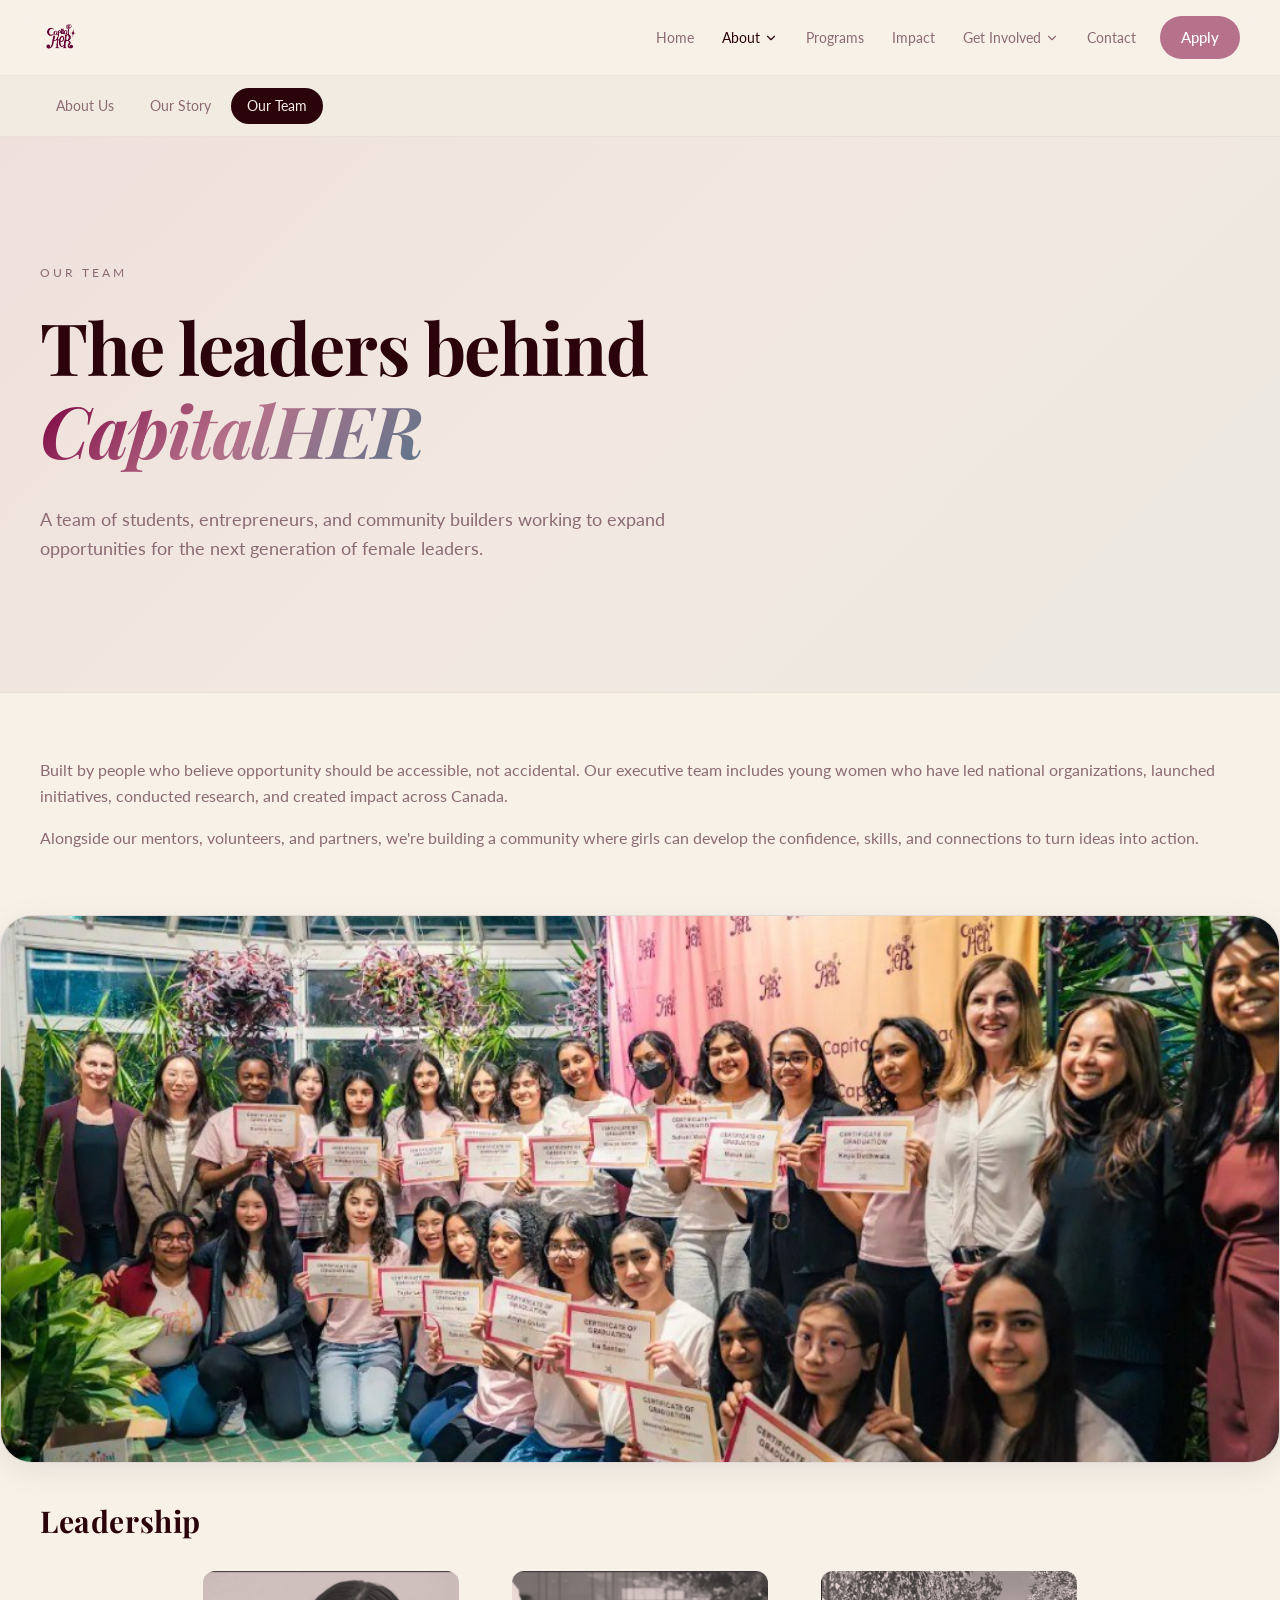
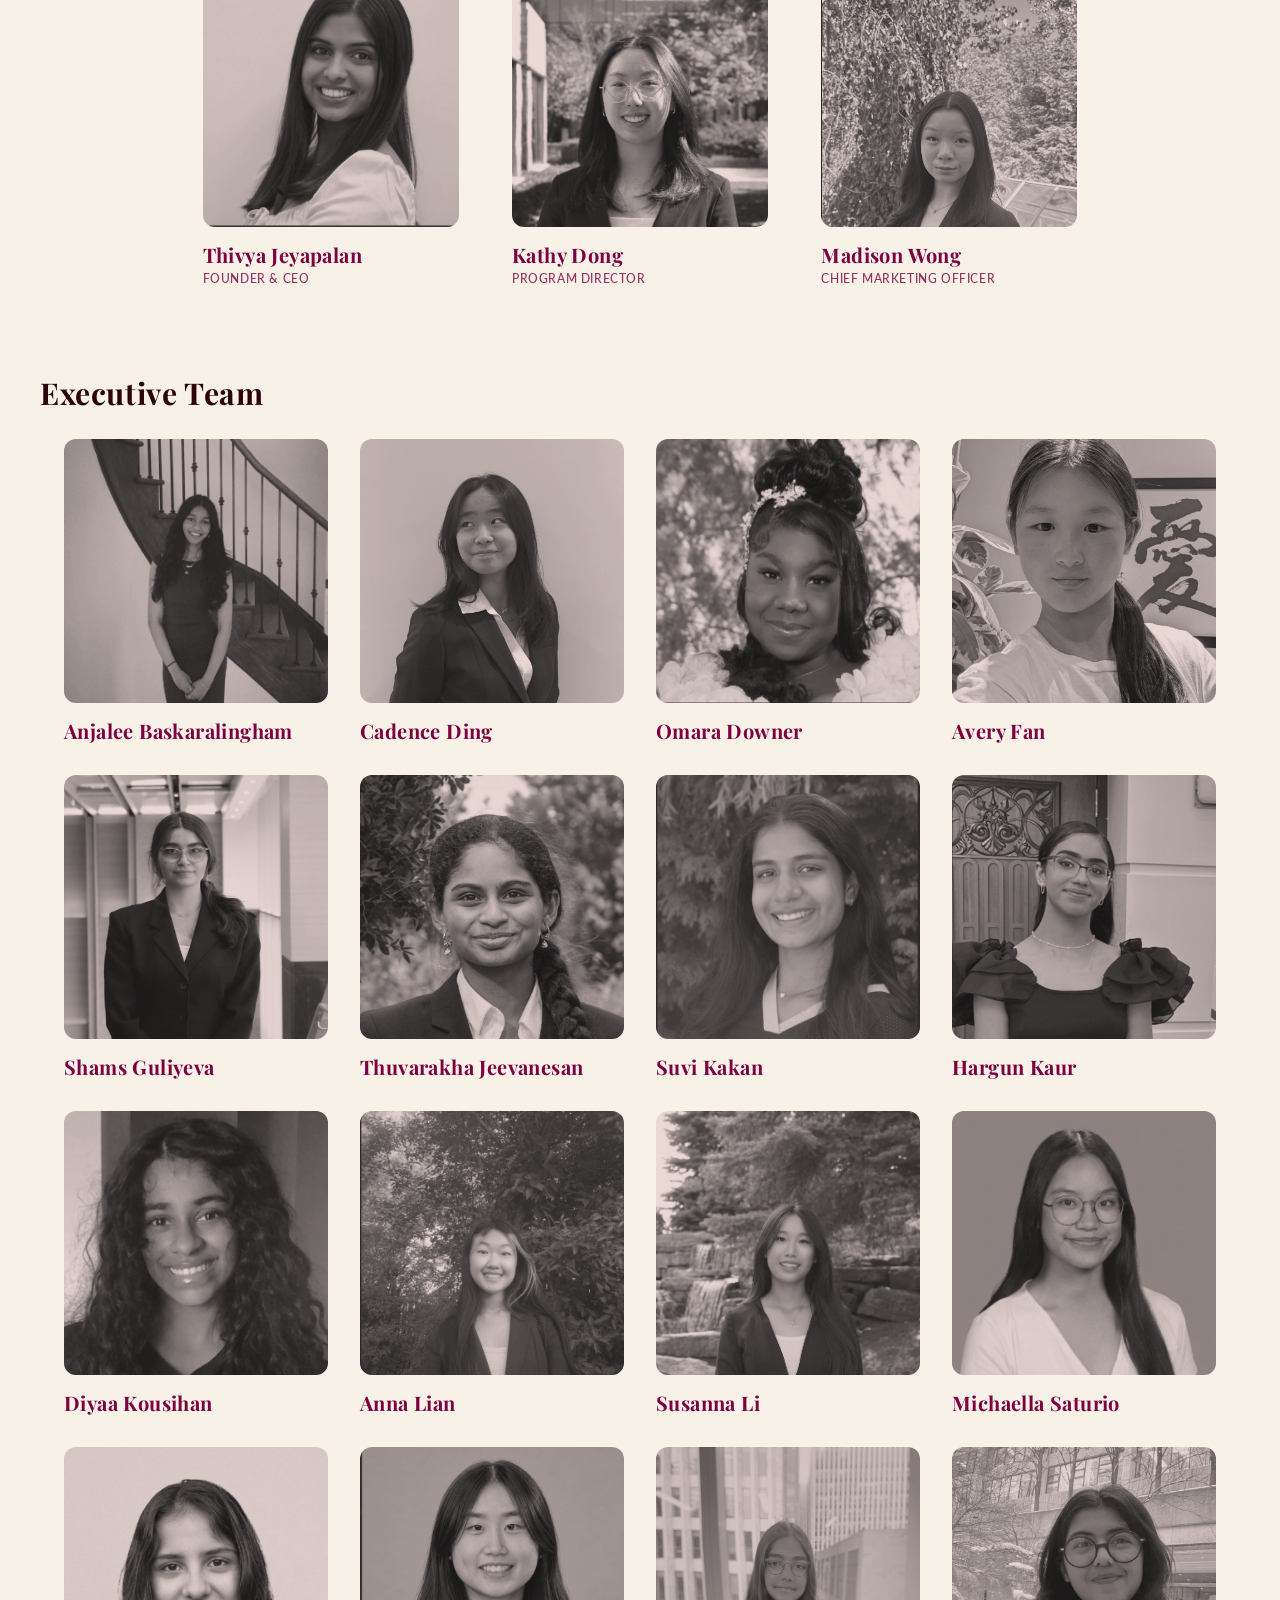
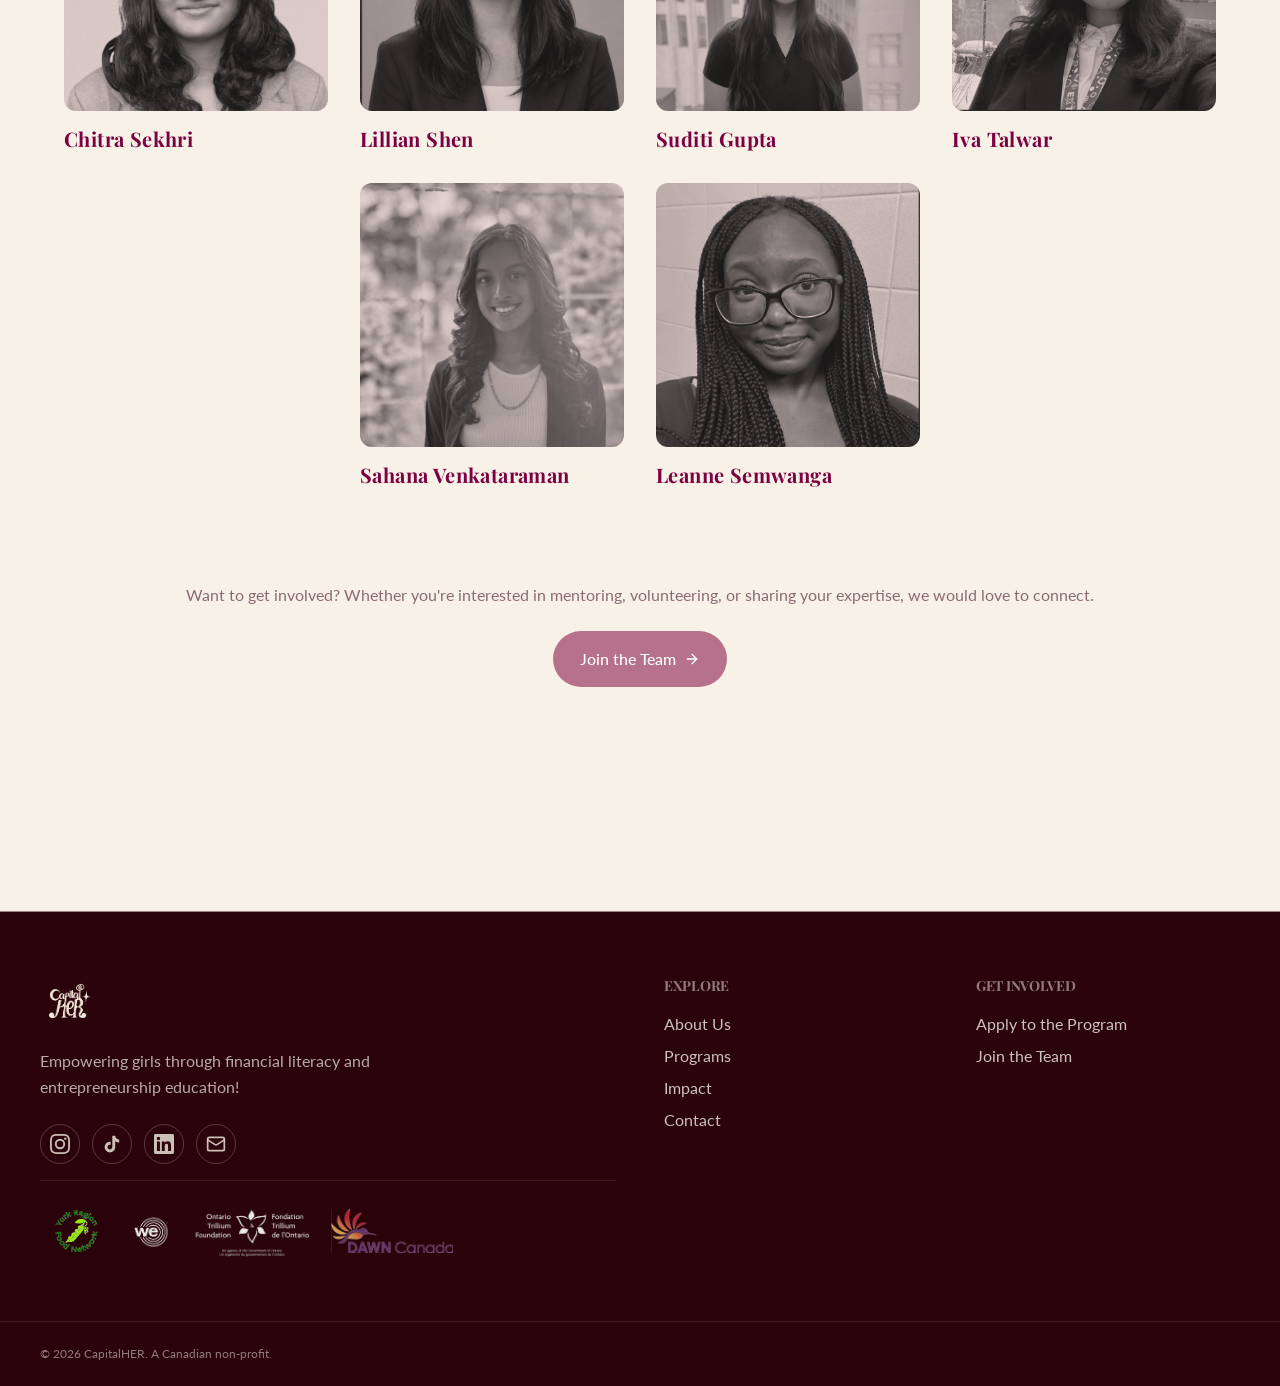
<file: about-team.html>
<!DOCTYPE html>
<html lang="en">
<head>
  <meta charset="utf-8" />
  <meta name="viewport" content="width=device-width, initial-scale=1" />
  <link rel="stylesheet" href="assets/styles-BcEXsczJ.css" />
  <link rel="stylesheet" href="assets/site.css" />
  <title>Our Team — CapitalHER</title>
  <meta name="description" content="Meet the leaders behind CapitalHER." />
</head>
<body>
<div class="min-h-screen flex flex-col">
<header class="site-header sticky top-0 z-50 backdrop-blur-md bg-background/75 border-b border-border/60">
  <div class="container-x flex items-center justify-between py-4">
    <a class="flex items-center gap-2 group" href="index.html">
      <img src="LogoBurgundy.png" alt="CapitalHER Logo" class="h-10 w-auto object-contain transition-transform group-hover:scale-105" />
    </a>
    <nav class="hidden md:flex items-center gap-1 text-sm">
      <a class="px-3 py-2 transition-colors text-muted-foreground hover:text-foreground" href="index.html">Home</a>
      <div class="relative group">
        <a class="inline-flex items-center gap-1 px-3 py-2 transition-colors text-foreground" href="about.html">About <svg xmlns="http://www.w3.org/2000/svg" width="24" height="24" viewBox="0 0 24 24" fill="none" stroke="currentColor" stroke-width="2" stroke-linecap="round" stroke-linejoin="round" class="size-3.5 transition-transform group-hover:rotate-180" aria-hidden="true"><path d="m6 9 6 6 6-6"></path></svg></a>
        <div class="invisible opacity-0 translate-y-1 group-hover:visible group-hover:opacity-100 group-hover:translate-y-0 transition-all absolute left-0 top-full pt-2 min-w-56">
          <div class="rounded-2xl border border-border/60 bg-popover shadow-card overflow-hidden p-1.5">
            <a class="block rounded-xl px-3 py-2 text-sm text-muted-foreground hover:text-foreground hover:bg-muted/60" href="about.html">About Us</a>
            <a class="block rounded-xl px-3 py-2 text-sm text-muted-foreground hover:text-foreground hover:bg-muted/60" href="about-story.html">Our Story</a>
            <a class="block rounded-xl px-3 py-2 text-sm text-muted-foreground hover:text-foreground hover:bg-muted/60" href="about-team.html">Our Team</a>
          </div>
        </div>
      </div>
      <a class="px-3 py-2 transition-colors text-muted-foreground hover:text-foreground" href="programs.html">Programs</a>
      <a class="px-3 py-2 transition-colors text-muted-foreground hover:text-foreground" href="impact.html">Impact</a>
      <div class="relative group">
        <a class="inline-flex items-center gap-1 px-3 py-2 transition-colors text-muted-foreground hover:text-foreground" href="get-involved-program.html">Get Involved <svg xmlns="http://www.w3.org/2000/svg" width="24" height="24" viewBox="0 0 24 24" fill="none" stroke="currentColor" stroke-width="2" stroke-linecap="round" stroke-linejoin="round" class="size-3.5 transition-transform group-hover:rotate-180" aria-hidden="true"><path d="m6 9 6 6 6-6"></path></svg></a>
        <div class="invisible opacity-0 translate-y-1 group-hover:visible group-hover:opacity-100 group-hover:translate-y-0 transition-all absolute left-0 top-full pt-2 min-w-56">
          <div class="rounded-2xl border border-border/60 bg-popover shadow-card overflow-hidden p-1.5">
            <a class="block rounded-xl px-3 py-2 text-sm text-muted-foreground hover:text-foreground hover:bg-muted/60" href="get-involved-program.html">Apply to the Program</a>
            <a class="block rounded-xl px-3 py-2 text-sm text-muted-foreground hover:text-foreground hover:bg-muted/60" href="get-involved-team.html">Join the Team</a>
          </div>
        </div>
      </div>
      <a class="px-3 py-2 transition-colors text-muted-foreground hover:text-foreground" href="contact.html">Contact</a>
      <a href="https://docs.google.com/forms/d/e/1FAIpQLSd05Qeqg9gSUNQsjSdl7lFkYlrqMrm3-Okaku0NjvJ37YdCRg/viewform?usp=sharing" target="_blank" rel="noopener noreferrer" class="ml-2 btn-magenta btn-magenta-sm">Apply</a>
    </nav>
    <button id="mobile-menu-toggle" type="button" class="md:hidden rounded-full p-2 hover:bg-muted" aria-label="Toggle menu" aria-expanded="false"><svg xmlns="http://www.w3.org/2000/svg" width="24" height="24" viewBox="0 0 24 24" fill="none" stroke="currentColor" stroke-width="2" stroke-linecap="round" stroke-linejoin="round" class="size-5" aria-hidden="true"><path d="M4 5h16"></path><path d="M4 12h16"></path><path d="M4 19h16"></path></svg></button>
  </div>
  <nav id="mobile-nav" class="mobile-nav-panel md:hidden hidden" aria-label="Mobile navigation">
    <a class="block rounded-xl px-3 py-2.5 text-muted-foreground hover:bg-muted/60" href="index.html">Home</a>
    <a class="block rounded-xl px-3 py-2.5 text-muted-foreground hover:bg-muted/60" href="about.html">About Us</a>
    <a class="block rounded-xl px-3 py-2.5 text-muted-foreground hover:bg-muted/60" href="about-story.html">Our Story</a>
    <a class="block rounded-xl px-3 py-2.5 text-muted-foreground hover:bg-muted/60" href="about-team.html">Our Team</a>
    <a class="block rounded-xl px-3 py-2.5 text-muted-foreground hover:bg-muted/60" href="programs.html">Programs</a>
    <a class="block rounded-xl px-3 py-2.5 text-muted-foreground hover:bg-muted/60" href="impact.html">Impact</a>
    <a class="block rounded-xl px-3 py-2.5 text-muted-foreground hover:bg-muted/60" href="get-involved-program.html">Apply to the Program</a>
    <a class="block rounded-xl px-3 py-2.5 text-muted-foreground hover:bg-muted/60" href="get-involved-team.html">Join the Team</a>
    <a class="block rounded-xl px-3 py-2.5 text-muted-foreground hover:bg-muted/60" href="contact.html">Contact</a>
    <a class="block rounded-xl px-3 py-2.5 mt-1 text-center btn-magenta btn-magenta-sm justify-center" href="https://docs.google.com/forms/d/e/1FAIpQLSd05Qeqg9gSUNQsjSdl7lFkYlrqMrm3-Okaku0NjvJ37YdCRg/viewform?usp=sharing" target="_blank" rel="noopener">Apply</a>
  </nav>
</header>
<main class="flex-1">
<div class="border-b border-border/60 bg-muted/40"><div class="container-x flex gap-1 overflow-x-auto py-3"><a class="px-4 py-2 rounded-full text-sm whitespace-nowrap transition text-muted-foreground hover:text-foreground" href="about.html">About Us</a><a class="px-4 py-2 rounded-full text-sm whitespace-nowrap transition text-muted-foreground hover:text-foreground" href="about-story.html">Our Story</a><a class="px-4 py-2 rounded-full text-sm whitespace-nowrap transition bg-foreground text-background" href="about-team.html">Our Team</a></div></div>
<section class="relative border-b border-border/60" style="overflow-x:hidden;overflow-y:visible">
  <div class="absolute inset-0 -z-10 opacity-[0.07]" style="background:var(--gradient-sunset)"></div>
  <div class="container-x py-24 md:py-32">
    <p class="text-xs uppercase tracking-[0.25em] text-muted-foreground mb-6">Our Team</p>
    <h1 class="font-display text-5xl md:text-7xl max-w-4xl page-hero-title" style="line-height:1.15">The leaders behind <span class="italic text-gradient">CapitalHER</span></h1>
    <p class="mt-6 max-w-2xl text-lg text-muted-foreground leading-relaxed">A team of students, entrepreneurs, and community builders working to expand opportunities for the next generation of female leaders.</p>
  </div>
</section>

<section class="container-x py-16 max-w-3xl text-muted-foreground leading-relaxed space-y-4">
  <p>Built by people who believe opportunity should be accessible, not accidental. Our executive team includes young women who have led national organizations, launched initiatives, conducted research, and created impact across Canada.</p>
  <p>Alongside our mentors, volunteers, and partners, we're building a community where girls can develop the confidence, skills, and connections to turn ideas into action.</p>
</section>

<section class="container-x" style="padding:0 0 2.5rem">
  <div style="border-radius:2rem;overflow:hidden;border:1px solid rgba(43,3,10,0.1);box-shadow:0 8px 32px rgba(43,3,10,0.08);aspect-ratio:21/9;background:#f5f0eb">
    <img src="assets/gallery/cohort-graduation.jpg" alt="CapitalHER cohort with graduation certificates" style="width:100%;height:100%;object-fit:cover;display:block" loading="lazy" />
  </div>
</section>

<section class="container-x pb-24">
  <h2 class="font-subheading text-3xl mb-8">Leadership</h2>
  <ul class="team-roster-grid team-leadership-grid"><li class="group flex flex-col gap-4 transition-all duration-300 hover:-translate-y-2">
    <div class="aspect-square w-full rounded-sm overflow-hidden bg-primary/10 relative team-photo-frame"><img src="team/member-01.jpg?v=1780437978362" alt="Thivya Jeyapalan" class="w-full h-full object-cover grayscale mix-blend-multiply group-hover:grayscale-0 transition-all duration-500 opacity-90 group-hover:opacity-100" loading="lazy" /></div>
    <div class="team-member-meta">
      <p class="font-subheading text-xl md:text-2xl text-primary tracking-wide team-member-name">Thivya Jeyapalan</p>
      <p class="text-primary/80 text-xs font-medium uppercase tracking-wider mt-1">Founder & CEO</p>
      
    </div>
  </li><li class="group flex flex-col gap-4 transition-all duration-300 hover:-translate-y-2">
    <div class="aspect-square w-full rounded-sm overflow-hidden bg-primary/10 relative team-photo-frame"><img src="team/member-02.jpg?v=1780437978382" alt="Kathy Dong" class="w-full h-full object-cover grayscale mix-blend-multiply group-hover:grayscale-0 transition-all duration-500 opacity-90 group-hover:opacity-100" loading="lazy" /></div>
    <div class="team-member-meta">
      <p class="font-subheading text-xl md:text-2xl text-primary tracking-wide team-member-name">Kathy Dong</p>
      <p class="text-primary/80 text-xs font-medium uppercase tracking-wider mt-1">Program Director</p>
      
    </div>
  </li><li class="group flex flex-col gap-4 transition-all duration-300 hover:-translate-y-2">
    <div class="aspect-square w-full rounded-sm overflow-hidden bg-primary/10 relative team-photo-frame"><img src="team/member-03.jpg?v=1780437978420" alt="Madison Wong" class="w-full h-full object-cover grayscale mix-blend-multiply group-hover:grayscale-0 transition-all duration-500 opacity-90 group-hover:opacity-100" loading="lazy" /></div>
    <div class="team-member-meta">
      <p class="font-subheading text-xl md:text-2xl text-primary tracking-wide team-member-name">Madison Wong</p>
      <p class="text-primary/80 text-xs font-medium uppercase tracking-wider mt-1">Chief Marketing Officer</p>
      
    </div>
  </li></ul>

  <h2 class="font-subheading text-3xl team-exec-heading">Executive Team</h2>
  <ul class="team-exec-grid" style="display:grid;grid-template-columns:repeat(2,minmax(0,1fr));gap:1.25rem;list-style:none;padding:0;margin:0 auto 0;width:100%;max-width:72rem"><li class="group flex flex-col gap-4 transition-all duration-300 hover:-translate-y-2">
    <div class="aspect-square w-full rounded-sm overflow-hidden bg-primary/10 relative team-photo-frame"><img src="team/member-04.jpg?v=1780370423139" alt="Anjalee Baskaralingham" class="w-full h-full object-cover grayscale mix-blend-multiply group-hover:grayscale-0 transition-all duration-500 opacity-90 group-hover:opacity-100" loading="lazy" /></div>
    <div class="team-member-meta">
      <p class="font-subheading text-xl md:text-2xl text-primary tracking-wide team-member-name">Anjalee Baskaralingham</p>
      
      
    </div>
  </li><li class="group flex flex-col gap-4 transition-all duration-300 hover:-translate-y-2">
    <div class="aspect-square w-full rounded-sm overflow-hidden bg-primary/10 relative team-photo-frame"><img src="team/member-05.jpg?v=1780370423145" alt="Cadence Ding" class="w-full h-full object-cover grayscale mix-blend-multiply group-hover:grayscale-0 transition-all duration-500 opacity-90 group-hover:opacity-100" loading="lazy" /></div>
    <div class="team-member-meta">
      <p class="font-subheading text-xl md:text-2xl text-primary tracking-wide team-member-name">Cadence Ding</p>
      
      
    </div>
  </li><li class="group flex flex-col gap-4 transition-all duration-300 hover:-translate-y-2">
    <div class="aspect-square w-full rounded-sm overflow-hidden bg-primary/10 relative team-photo-frame"><img src="team/member-06.jpg?v=1780370423543" alt="Omara Downer" class="w-full h-full object-cover grayscale mix-blend-multiply group-hover:grayscale-0 transition-all duration-500 opacity-90 group-hover:opacity-100" loading="lazy" /></div>
    <div class="team-member-meta">
      <p class="font-subheading text-xl md:text-2xl text-primary tracking-wide team-member-name">Omara Downer</p>
      
      
    </div>
  </li><li class="group flex flex-col gap-4 transition-all duration-300 hover:-translate-y-2">
    <div class="aspect-square w-full rounded-sm overflow-hidden bg-primary/10 relative team-photo-frame"><img src="team/member-07.jpg?v=1780370423768" alt="Avery Fan" class="w-full h-full object-cover grayscale mix-blend-multiply group-hover:grayscale-0 transition-all duration-500 opacity-90 group-hover:opacity-100" loading="lazy" /></div>
    <div class="team-member-meta">
      <p class="font-subheading text-xl md:text-2xl text-primary tracking-wide team-member-name">Avery Fan</p>
      
      
    </div>
  </li><li class="group flex flex-col gap-4 transition-all duration-300 hover:-translate-y-2">
    <div class="aspect-square w-full rounded-sm overflow-hidden bg-primary/10 relative team-photo-frame"><img src="team/member-08.jpg?v=1780370423987" alt="Shams Guliyeva" class="w-full h-full object-cover grayscale mix-blend-multiply group-hover:grayscale-0 transition-all duration-500 opacity-90 group-hover:opacity-100" loading="lazy" /></div>
    <div class="team-member-meta">
      <p class="font-subheading text-xl md:text-2xl text-primary tracking-wide team-member-name">Shams Guliyeva</p>
      
      
    </div>
  </li><li class="group flex flex-col gap-4 transition-all duration-300 hover:-translate-y-2">
    <div class="aspect-square w-full rounded-sm overflow-hidden bg-primary/10 relative team-photo-frame"><img src="team/member-09.jpg?v=1780370424227" alt="Thuvarakha Jeevanesan" class="w-full h-full object-cover grayscale mix-blend-multiply group-hover:grayscale-0 transition-all duration-500 opacity-90 group-hover:opacity-100" loading="lazy" /></div>
    <div class="team-member-meta">
      <p class="font-subheading text-xl md:text-2xl text-primary tracking-wide team-member-name">Thuvarakha Jeevanesan</p>
      
      
    </div>
  </li><li class="group flex flex-col gap-4 transition-all duration-300 hover:-translate-y-2">
    <div class="aspect-square w-full rounded-sm overflow-hidden bg-primary/10 relative team-photo-frame"><img src="team/member-10.jpg?v=1780370424477" alt="Suvi Kakan" class="w-full h-full object-cover grayscale mix-blend-multiply group-hover:grayscale-0 transition-all duration-500 opacity-90 group-hover:opacity-100" loading="lazy" /></div>
    <div class="team-member-meta">
      <p class="font-subheading text-xl md:text-2xl text-primary tracking-wide team-member-name">Suvi Kakan</p>
      
      
    </div>
  </li><li class="group flex flex-col gap-4 transition-all duration-300 hover:-translate-y-2">
    <div class="aspect-square w-full rounded-sm overflow-hidden bg-primary/10 relative team-photo-frame"><img src="team/member-11.jpg?v=1780370424717" alt="Hargun Kaur" class="w-full h-full object-cover grayscale mix-blend-multiply group-hover:grayscale-0 transition-all duration-500 opacity-90 group-hover:opacity-100" loading="lazy" /></div>
    <div class="team-member-meta">
      <p class="font-subheading text-xl md:text-2xl text-primary tracking-wide team-member-name">Hargun Kaur</p>
      
      
    </div>
  </li><li class="group flex flex-col gap-4 transition-all duration-300 hover:-translate-y-2">
    <div class="aspect-square w-full rounded-sm overflow-hidden bg-primary/10 relative team-photo-frame"><img src="team/member-12.jpg?v=1780370424952" alt="Diyaa Kousihan" class="w-full h-full object-cover grayscale mix-blend-multiply group-hover:grayscale-0 transition-all duration-500 opacity-90 group-hover:opacity-100" loading="lazy" /></div>
    <div class="team-member-meta">
      <p class="font-subheading text-xl md:text-2xl text-primary tracking-wide team-member-name">Diyaa Kousihan</p>
      
      
    </div>
  </li><li class="group flex flex-col gap-4 transition-all duration-300 hover:-translate-y-2">
    <div class="aspect-square w-full rounded-sm overflow-hidden bg-primary/10 relative team-photo-frame"><img src="team/member-13.jpg?v=1780370425412" alt="Anna Lian" class="w-full h-full object-cover grayscale mix-blend-multiply group-hover:grayscale-0 transition-all duration-500 opacity-90 group-hover:opacity-100" loading="lazy" /></div>
    <div class="team-member-meta">
      <p class="font-subheading text-xl md:text-2xl text-primary tracking-wide team-member-name">Anna Lian</p>
      
      
    </div>
  </li><li class="group flex flex-col gap-4 transition-all duration-300 hover:-translate-y-2">
    <div class="aspect-square w-full rounded-sm overflow-hidden bg-primary/10 relative team-photo-frame"><img src="team/member-14.jpg?v=1780370425169" alt="Susanna Li" class="w-full h-full object-cover grayscale mix-blend-multiply group-hover:grayscale-0 transition-all duration-500 opacity-90 group-hover:opacity-100" loading="lazy" /></div>
    <div class="team-member-meta">
      <p class="font-subheading text-xl md:text-2xl text-primary tracking-wide team-member-name">Susanna Li</p>
      
      
    </div>
  </li><li class="group flex flex-col gap-4 transition-all duration-300 hover:-translate-y-2">
    <div class="aspect-square w-full rounded-sm overflow-hidden bg-primary/10 relative team-photo-frame"><img src="team/member-15.jpg?v=1780370425642" alt="Michaella Saturio" class="w-full h-full object-cover grayscale mix-blend-multiply group-hover:grayscale-0 transition-all duration-500 opacity-90 group-hover:opacity-100" loading="lazy" /></div>
    <div class="team-member-meta">
      <p class="font-subheading text-xl md:text-2xl text-primary tracking-wide team-member-name">Michaella Saturio</p>
      
      
    </div>
  </li><li class="group flex flex-col gap-4 transition-all duration-300 hover:-translate-y-2">
    <div class="aspect-square w-full rounded-sm overflow-hidden bg-primary/10 relative team-photo-frame"><img src="team/member-16.jpg?v=1780370425852" alt="Chitra Sekhri" class="w-full h-full object-cover grayscale mix-blend-multiply group-hover:grayscale-0 transition-all duration-500 opacity-90 group-hover:opacity-100" loading="lazy" /></div>
    <div class="team-member-meta">
      <p class="font-subheading text-xl md:text-2xl text-primary tracking-wide team-member-name">Chitra Sekhri</p>
      
      
    </div>
  </li><li class="group flex flex-col gap-4 transition-all duration-300 hover:-translate-y-2">
    <div class="aspect-square w-full rounded-sm overflow-hidden bg-primary/10 relative team-photo-frame"><img src="team/member-17.jpg?v=1780370426064" alt="Lillian Shen" class="w-full h-full object-cover grayscale mix-blend-multiply group-hover:grayscale-0 transition-all duration-500 opacity-90 group-hover:opacity-100" loading="lazy" /></div>
    <div class="team-member-meta">
      <p class="font-subheading text-xl md:text-2xl text-primary tracking-wide team-member-name">Lillian Shen</p>
      
      
    </div>
  </li><li class="group flex flex-col gap-4 transition-all duration-300 hover:-translate-y-2">
    <div class="aspect-square w-full rounded-sm overflow-hidden bg-primary/10 relative team-photo-frame"><img src="team/member-18.jpg?v=1780370426299" alt="Suditi Gupta" class="w-full h-full object-cover grayscale mix-blend-multiply group-hover:grayscale-0 transition-all duration-500 opacity-90 group-hover:opacity-100" loading="lazy" /></div>
    <div class="team-member-meta">
      <p class="font-subheading text-xl md:text-2xl text-primary tracking-wide team-member-name">Suditi Gupta</p>
      
      
    </div>
  </li><li class="group flex flex-col gap-4 transition-all duration-300 hover:-translate-y-2">
    <div class="aspect-square w-full rounded-sm overflow-hidden bg-primary/10 relative team-photo-frame"><img src="team/member-19.jpg?v=1780370426682" alt="Iva Talwar" class="w-full h-full object-cover grayscale mix-blend-multiply group-hover:grayscale-0 transition-all duration-500 opacity-90 group-hover:opacity-100" loading="lazy" /></div>
    <div class="team-member-meta">
      <p class="font-subheading text-xl md:text-2xl text-primary tracking-wide team-member-name">Iva Talwar</p>
      
      
    </div>
  </li><li class="group flex flex-col gap-4 transition-all duration-300 hover:-translate-y-2">
    <div class="aspect-square w-full rounded-sm overflow-hidden bg-primary/10 relative team-photo-frame"><img src="team/member-20.jpg?v=1780370721966" alt="Sahana Venkataraman" class="w-full h-full object-cover grayscale mix-blend-multiply group-hover:grayscale-0 transition-all duration-500 opacity-90 group-hover:opacity-100" loading="lazy" /></div>
    <div class="team-member-meta">
      <p class="font-subheading text-xl md:text-2xl text-primary tracking-wide team-member-name">Sahana Venkataraman</p>
      
      
    </div>
  </li><li class="group flex flex-col gap-4 transition-all duration-300 hover:-translate-y-2">
    <div class="aspect-square w-full rounded-sm overflow-hidden bg-primary/10 relative team-photo-frame"><img src="team/member-21.jpg?v=1780370722256" alt="Leanne Semwanga" class="w-full h-full object-cover grayscale mix-blend-multiply group-hover:grayscale-0 transition-all duration-500 opacity-90 group-hover:opacity-100" loading="lazy" /></div>
    <div class="team-member-meta">
      <p class="font-subheading text-xl md:text-2xl text-primary tracking-wide team-member-name">Leanne Semwanga</p>
      
      
    </div>
  </li></ul>
  <style>
  @media(min-width:768px){.team-exec-grid{grid-template-columns:repeat(4,minmax(0,1fr))!important;gap:2rem!important}.team-exec-grid>li:nth-last-child(2){grid-column:2}.team-exec-grid>li:last-child{grid-column:3}}
  @media(max-width:767px){.team-exec-grid{gap:1.25rem!important}.team-exec-grid .team-member-name{font-size:0.9375rem;line-height:1.3;letter-spacing:0}}
  .team-exec-grid>li{min-width:0}
  </style>

  <div style="margin-top:6rem;text-align:center">
    <p class="text-muted-foreground mb-6">Want to get involved? Whether you're interested in mentoring, volunteering, or sharing your expertise, we would love to connect.</p>
    <a href="get-involved-team.html" class="btn-magenta">Join the Team <svg xmlns="http://www.w3.org/2000/svg" width="24" height="24" viewBox="0 0 24 24" fill="none" stroke="currentColor" stroke-width="2" stroke-linecap="round" stroke-linejoin="round" class="size-4" aria-hidden="true"><path d="M5 12h14"></path><path d="m12 5 7 7-7 7"></path></svg></a>
  </div>
</section>
</main>
<footer class="mt-32 border-t border-border/60 bg-foreground text-background">
  <div class="container-x py-16 grid gap-12 md:grid-cols-4">
    <div class="md:col-span-2 space-y-4">
      <img src="LogoCream.png" alt="CapitalHER Logo" class="h-14 w-auto object-contain" />
      <p class="text-background/70 max-w-sm leading-relaxed">Empowering girls through financial literacy and entrepreneurship education!</p>
      <div class="flex gap-3 pt-2" style="display:flex;gap:0.75rem;padding-top:0.5rem">
        <a href="https://www.instagram.com/itscapitalher/" target="_blank" rel="noopener noreferrer" aria-label="Instagram" class="footer-social-link" style="display:grid;place-items:center;width:2.5rem;height:2.5rem;border-radius:9999px;border:1px solid rgba(227,219,206,0.25);color:rgba(227,219,206,0.88);transition:color .2s,border-color .2s,background .2s"><svg xmlns="http://www.w3.org/2000/svg" width="20" height="20" viewBox="0 0 24 24" fill="currentColor" aria-hidden="true"><path d="M12 2.163c3.204 0 3.584.012 4.85.07 3.252.148 4.771 1.691 4.919 4.919.058 1.265.069 1.645.069 4.849 0 3.205-.012 3.584-.069 4.849-.149 3.225-1.664 4.771-4.919 4.919-1.266.058-1.644.07-4.85.07-3.204 0-3.584-.012-4.849-.07-3.26-.149-4.771-1.699-4.919-4.92-.058-1.265-.07-1.644-.07-4.849 0-3.204.013-3.583.07-4.849.149-3.227 1.664-4.771 4.919-4.919 1.266-.057 1.645-.069 4.849-.069zM12 0C8.741 0 8.333.014 7.053.072 2.695.272.273 2.69.073 7.052.014 8.333 0 8.741 0 12c0 3.259.014 3.668.072 4.948.2 4.358 2.618 6.78 6.98 6.98C8.333 23.986 8.741 24 12 24c3.259 0 3.668-.014 4.948-.072 4.354-.2 6.782-2.618 6.979-6.98.059-1.28.073-1.689.073-4.948 0-3.259-.014-3.667-.072-4.947-.196-4.354-2.617-6.78-6.979-6.98C15.668.014 15.259 0 12 0zm0 5.838a6.162 6.162 0 1 0 0 12.324 6.162 6.162 0 0 0 0-12.324zM12 16a4 4 0 1 1 0-8 4 4 0 0 1 0 8zm6.406-11.845a1.44 1.44 0 1 0 0 2.881 1.44 1.44 0 0 0 0-2.881z"/></svg></a>
        <a href="https://www.tiktok.com/@itscapitalher" target="_blank" rel="noopener noreferrer" aria-label="TikTok" class="footer-social-link" style="display:grid;place-items:center;width:2.5rem;height:2.5rem;border-radius:9999px;border:1px solid rgba(227,219,206,0.25);color:rgba(227,219,206,0.88);transition:color .2s,border-color .2s,background .2s"><svg xmlns="http://www.w3.org/2000/svg" width="20" height="20" viewBox="0 0 24 24" fill="currentColor" aria-hidden="true"><path d="M19.59 6.69a4.83 4.83 0 0 1-3.77-4.25V2h-3.45v13.67a2.89 2.89 0 0 1-5.2 1.74 2.89 2.89 0 0 1 2.31-4.64 2.93 2.93 0 0 1 .88.13V9.4a6.84 6.84 0 0 0-1-.05A6.33 6.33 0 0 0 5 20.1a6.34 6.34 0 0 0 10.86-4.43v-7a8.16 8.16 0 0 0 4.77 1.52v-3.4a4.85 4.85 0 0 1-1-.1z"/></svg></a>
        <a href="https://www.linkedin.com/company/capitalher/" target="_blank" rel="noopener noreferrer" aria-label="LinkedIn" class="footer-social-link" style="display:grid;place-items:center;width:2.5rem;height:2.5rem;border-radius:9999px;border:1px solid rgba(227,219,206,0.25);color:rgba(227,219,206,0.88);transition:color .2s,border-color .2s,background .2s"><svg xmlns="http://www.w3.org/2000/svg" width="20" height="20" viewBox="0 0 24 24" fill="currentColor" aria-hidden="true"><path d="M20.447 20.452h-3.554v-5.569c0-1.328-.027-3.037-1.852-3.037-1.853 0-2.136 1.445-2.136 2.939v5.667H9.351V9h3.414v1.561h.046c.477-.9 1.637-1.85 3.37-1.85 3.601 0 4.267 2.37 4.267 5.455v6.286zM5.337 7.433a2.062 2.062 0 0 1-2.063-2.065 2.064 2.064 0 1 1 2.063 2.065zm1.782 13.019H3.555V9h3.564v11.452zM22.225 0H1.771C.792 0 0 .774 0 1.729v20.542C0 23.227.792 24 1.771 24h20.451C23.2 24 24 23.227 24 22.271V1.729C24 .774 23.2 0 22.222 0h.003z"/></svg></a>
        <a href="mailto:hello@capitalher.ca" aria-label="Email" class="footer-social-link" style="display:grid;place-items:center;width:2.5rem;height:2.5rem;border-radius:9999px;border:1px solid rgba(227,219,206,0.25);color:rgba(227,219,206,0.88);transition:color .2s,border-color .2s,background .2s"><svg xmlns="http://www.w3.org/2000/svg" width="20" height="20" viewBox="0 0 24 24" fill="none" stroke="currentColor" stroke-width="2" stroke-linecap="round" stroke-linejoin="round" aria-hidden="true"><rect width="20" height="16" x="2" y="4" rx="2"></rect><path d="m22 7-8.97 5.7a1.94 1.94 0 0 1-2.06 0L2 7"></path></svg></a>
      </div>

      <div class="footer-partners" style="border-top:1px solid rgba(227,219,206,0.12);padding-top:1.5rem;margin-top:1rem;display:flex;flex-wrap:wrap;align-items:center;gap:1.25rem">
        <img src="assets/partners/york-region-food-network.png" alt="York Region Food Network" style="height:3rem;width:auto;max-width:11rem;object-fit:contain;opacity:0.92" />
        <img src="assets/partners/we.png" alt="WE" style="height:3rem;width:auto;max-width:11rem;object-fit:contain;opacity:0.92;height:2.25rem;max-width:4rem" />
        <img src="assets/partners/ontario-trillium-foundation.png" alt="Ontario Trillium Foundation — An agency of the Government of Ontario" style="height:3rem;width:auto;max-width:11rem;object-fit:contain;opacity:0.92;height:3.25rem;max-width:16rem" />
        <img src="assets/partners/dawn-canada.png" alt="DAWN Canada" style="height:3rem;width:auto;max-width:11rem;object-fit:contain;opacity:0.92;height:2.75rem;max-width:9rem" />
      </div>
    </div>
    <div>
      <h4 class="text-sm uppercase tracking-widest text-background/50 mb-4 font-medium">Explore</h4>
      <ul class="space-y-2 text-background/80">
        <li><a href="about.html" class="hover:text-background">About Us</a></li>
        <li><a href="programs.html" class="hover:text-background">Programs</a></li>
        <li><a href="impact.html" class="hover:text-background">Impact</a></li>
        <li><a href="contact.html" class="hover:text-background">Contact</a></li>
      </ul>
    </div>
    <div>
      <h4 class="text-sm uppercase tracking-widest text-background/50 mb-4 font-medium">Get Involved</h4>
      <ul class="space-y-2 text-background/80">
        <li><a href="https://docs.google.com/forms/d/e/1FAIpQLSd05Qeqg9gSUNQsjSdl7lFkYlrqMrm3-Okaku0NjvJ37YdCRg/viewform?usp=sharing" target="_blank" rel="noopener" class="hover:text-background">Apply to the Program</a></li>
        <li><a href="get-involved-team.html" class="hover:text-background">Join the Team</a></li>
      </ul>
    </div>
  </div>
  <div class="border-t border-background/10">
    <div class="container-x py-6 text-center md:text-left text-xs text-background/50">
      <p>© 2026 CapitalHER. A Canadian non-profit.</p>
    </div>
  </div>
</footer>
</div>
<script src="script.js"></script>
</body>
</html>
</file>
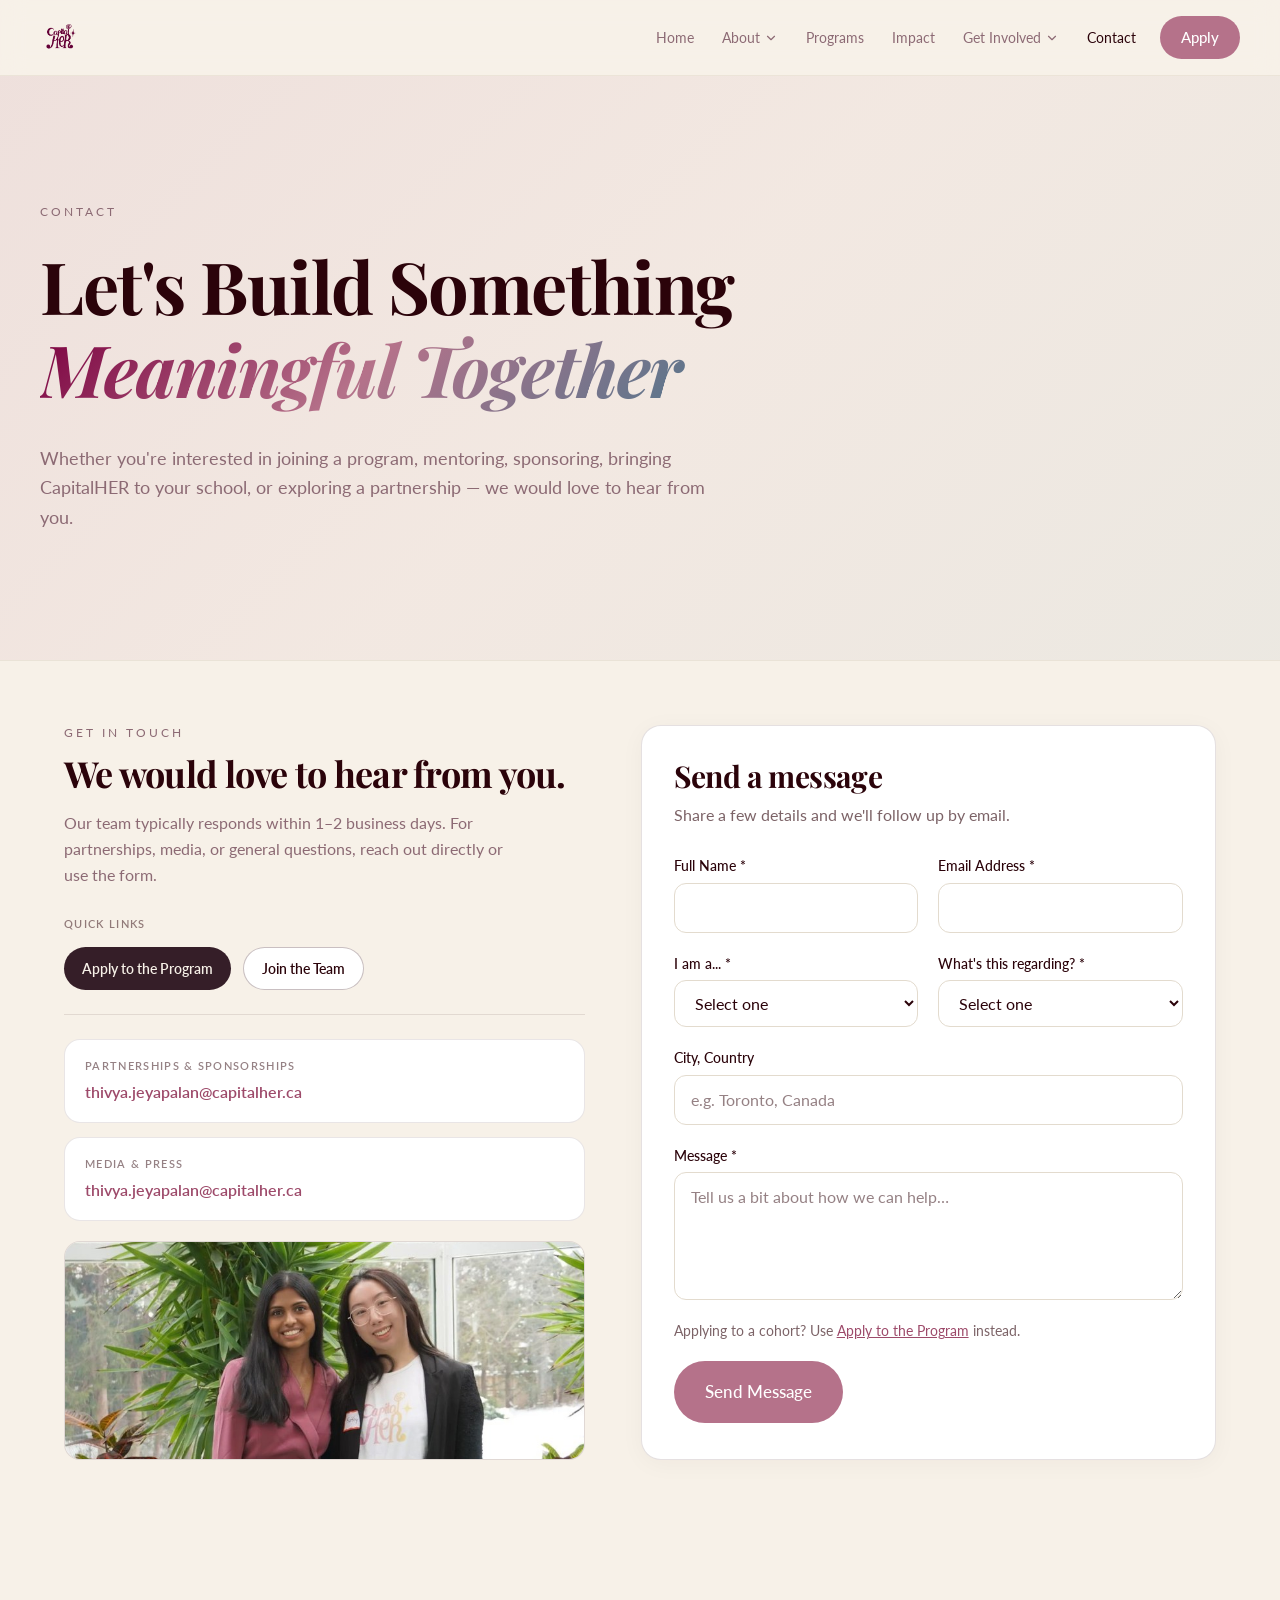
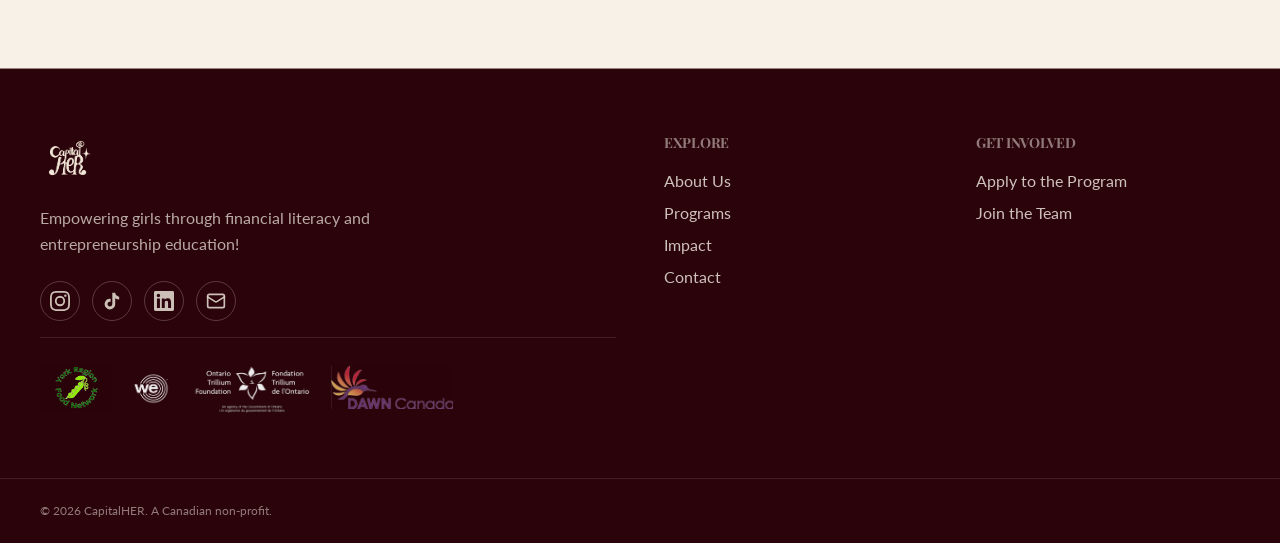
<file: contact.html>
<!DOCTYPE html>
<html lang="en">
<head>
  <meta charset="utf-8" />
  <meta name="viewport" content="width=device-width, initial-scale=1" />
  <link rel="stylesheet" href="assets/styles-BcEXsczJ.css" />
  <link rel="stylesheet" href="assets/site.css" />
  <title>Contact — CapitalHER</title>
  <meta name="description" content="Contact CapitalHER for programs, partnerships, mentorship, and more." />
</head>
<body>
<div class="min-h-screen flex flex-col">
<header class="site-header sticky top-0 z-50 backdrop-blur-md bg-background/75 border-b border-border/60">
  <div class="container-x flex items-center justify-between py-4">
    <a class="flex items-center gap-2 group" href="index.html">
      <img src="LogoBurgundy.png" alt="CapitalHER Logo" class="h-10 w-auto object-contain transition-transform group-hover:scale-105" />
    </a>
    <nav class="hidden md:flex items-center gap-1 text-sm">
      <a class="px-3 py-2 transition-colors text-muted-foreground hover:text-foreground" href="index.html">Home</a>
      <div class="relative group">
        <a class="inline-flex items-center gap-1 px-3 py-2 transition-colors text-muted-foreground hover:text-foreground" href="about.html">About <svg xmlns="http://www.w3.org/2000/svg" width="24" height="24" viewBox="0 0 24 24" fill="none" stroke="currentColor" stroke-width="2" stroke-linecap="round" stroke-linejoin="round" class="size-3.5 transition-transform group-hover:rotate-180" aria-hidden="true"><path d="m6 9 6 6 6-6"></path></svg></a>
        <div class="invisible opacity-0 translate-y-1 group-hover:visible group-hover:opacity-100 group-hover:translate-y-0 transition-all absolute left-0 top-full pt-2 min-w-56">
          <div class="rounded-2xl border border-border/60 bg-popover shadow-card overflow-hidden p-1.5">
            <a class="block rounded-xl px-3 py-2 text-sm text-muted-foreground hover:text-foreground hover:bg-muted/60" href="about.html">About Us</a>
            <a class="block rounded-xl px-3 py-2 text-sm text-muted-foreground hover:text-foreground hover:bg-muted/60" href="about-story.html">Our Story</a>
            <a class="block rounded-xl px-3 py-2 text-sm text-muted-foreground hover:text-foreground hover:bg-muted/60" href="about-team.html">Our Team</a>
          </div>
        </div>
      </div>
      <a class="px-3 py-2 transition-colors text-muted-foreground hover:text-foreground" href="programs.html">Programs</a>
      <a class="px-3 py-2 transition-colors text-muted-foreground hover:text-foreground" href="impact.html">Impact</a>
      <div class="relative group">
        <a class="inline-flex items-center gap-1 px-3 py-2 transition-colors text-muted-foreground hover:text-foreground" href="get-involved-program.html">Get Involved <svg xmlns="http://www.w3.org/2000/svg" width="24" height="24" viewBox="0 0 24 24" fill="none" stroke="currentColor" stroke-width="2" stroke-linecap="round" stroke-linejoin="round" class="size-3.5 transition-transform group-hover:rotate-180" aria-hidden="true"><path d="m6 9 6 6 6-6"></path></svg></a>
        <div class="invisible opacity-0 translate-y-1 group-hover:visible group-hover:opacity-100 group-hover:translate-y-0 transition-all absolute left-0 top-full pt-2 min-w-56">
          <div class="rounded-2xl border border-border/60 bg-popover shadow-card overflow-hidden p-1.5">
            <a class="block rounded-xl px-3 py-2 text-sm text-muted-foreground hover:text-foreground hover:bg-muted/60" href="get-involved-program.html">Apply to the Program</a>
            <a class="block rounded-xl px-3 py-2 text-sm text-muted-foreground hover:text-foreground hover:bg-muted/60" href="get-involved-team.html">Join the Team</a>
          </div>
        </div>
      </div>
      <a class="px-3 py-2 transition-colors text-foreground" href="contact.html">Contact</a>
      <a href="https://docs.google.com/forms/d/e/1FAIpQLSd05Qeqg9gSUNQsjSdl7lFkYlrqMrm3-Okaku0NjvJ37YdCRg/viewform?usp=sharing" target="_blank" rel="noopener noreferrer" class="ml-2 btn-magenta btn-magenta-sm">Apply</a>
    </nav>
    <button id="mobile-menu-toggle" type="button" class="md:hidden rounded-full p-2 hover:bg-muted" aria-label="Toggle menu" aria-expanded="false"><svg xmlns="http://www.w3.org/2000/svg" width="24" height="24" viewBox="0 0 24 24" fill="none" stroke="currentColor" stroke-width="2" stroke-linecap="round" stroke-linejoin="round" class="size-5" aria-hidden="true"><path d="M4 5h16"></path><path d="M4 12h16"></path><path d="M4 19h16"></path></svg></button>
  </div>
  <nav id="mobile-nav" class="mobile-nav-panel md:hidden hidden" aria-label="Mobile navigation">
    <a class="block rounded-xl px-3 py-2.5 text-muted-foreground hover:bg-muted/60" href="index.html">Home</a>
    <a class="block rounded-xl px-3 py-2.5 text-muted-foreground hover:bg-muted/60" href="about.html">About Us</a>
    <a class="block rounded-xl px-3 py-2.5 text-muted-foreground hover:bg-muted/60" href="about-story.html">Our Story</a>
    <a class="block rounded-xl px-3 py-2.5 text-muted-foreground hover:bg-muted/60" href="about-team.html">Our Team</a>
    <a class="block rounded-xl px-3 py-2.5 text-muted-foreground hover:bg-muted/60" href="programs.html">Programs</a>
    <a class="block rounded-xl px-3 py-2.5 text-muted-foreground hover:bg-muted/60" href="impact.html">Impact</a>
    <a class="block rounded-xl px-3 py-2.5 text-muted-foreground hover:bg-muted/60" href="get-involved-program.html">Apply to the Program</a>
    <a class="block rounded-xl px-3 py-2.5 text-muted-foreground hover:bg-muted/60" href="get-involved-team.html">Join the Team</a>
    <a class="block rounded-xl px-3 py-2.5 text-muted-foreground hover:bg-muted/60" href="contact.html">Contact</a>
    <a class="block rounded-xl px-3 py-2.5 mt-1 text-center btn-magenta btn-magenta-sm justify-center" href="https://docs.google.com/forms/d/e/1FAIpQLSd05Qeqg9gSUNQsjSdl7lFkYlrqMrm3-Okaku0NjvJ37YdCRg/viewform?usp=sharing" target="_blank" rel="noopener">Apply</a>
  </nav>
</header>
<main class="flex-1">
<section class="relative border-b border-border/60" style="overflow-x:hidden;overflow-y:visible">
  <div class="absolute inset-0 -z-10 opacity-[0.07]" style="background:var(--gradient-sunset)"></div>
  <div class="container-x py-24 md:py-32">
    <p class="text-xs uppercase tracking-[0.25em] text-muted-foreground mb-6">Contact</p>
    <h1 class="font-display text-5xl md:text-7xl max-w-4xl page-hero-title" style="line-height:1.15">Let's Build Something <span class="italic text-gradient">Meaningful Together</span></h1>
    <p class="mt-6 max-w-2xl text-lg text-muted-foreground leading-relaxed">Whether you're interested in joining a program, mentoring, sponsoring, bringing CapitalHER to your school, or exploring a partnership — we would love to hear from you.</p>
  </div>
</section>

<section class="container-x contact-page" style="padding:4rem 0 5rem">
  <div class="contact-page-grid contact-page-grid--stretch" style="display:grid;grid-template-columns:1fr;gap:2.5rem;align-items:stretch;max-width:72rem;margin:0 auto">
    <aside class="contact-aside" style="display:flex;flex-direction:column;min-height:0;align-self:stretch">
      <p class="text-xs uppercase tracking-[0.25em] text-muted-foreground mb-3" style="margin-bottom:0.75rem">Get in touch</p>
      <h2 class="font-display text-3xl md:text-4xl" style="margin:0 0 1rem;line-height:1.15">We would love to hear from you.</h2>
      <p class="text-muted-foreground leading-relaxed" style="margin:0 0 1.75rem;max-width:28rem">Our team typically responds within 1–2 business days. For partnerships, media, or general questions, reach out directly or use the form.</p>
      <div style="margin-bottom:1.5rem;padding-bottom:1.5rem;border-bottom:1px solid rgba(43,3,10,0.1);flex-shrink:0">
        <p style="font-size:0.6875rem;text-transform:uppercase;letter-spacing:0.12em;color:rgba(43,3,10,0.5);margin:0 0 0.875rem;font-weight:600">Quick links</p>
        <div style="display:flex;flex-wrap:wrap;gap:0.75rem">
          <a href="get-involved-program.html" class="btn-plum" style="display:inline-flex;align-items:center;gap:0.35rem;padding:0.625rem 1.125rem;border-radius:999px;font-size:0.875rem;font-weight:600;text-decoration:none">Apply to the Program</a>
          <a href="get-involved-team.html" class="btn-outline" style="display:inline-flex;align-items:center;gap:0.35rem;padding:0.625rem 1.125rem;border-radius:999px;font-size:0.875rem;font-weight:600;text-decoration:none;border:1px solid rgba(43,3,10,0.25);color:#2b030a;background:#fff">Join the Team</a>
        </div>
      </div>
      <div style="display:grid;gap:0.875rem;flex-shrink:0">
        <div class="contact-info-card" style="border-radius:1rem;border:1px solid rgba(43,3,10,0.1);padding:1.125rem 1.25rem;background:#fff">
          <p style="font-size:0.6875rem;text-transform:uppercase;letter-spacing:0.12em;color:rgba(43,3,10,0.5);margin:0 0 0.35rem;font-weight:600">Partnerships & Sponsorships</p>
          <a href="mailto:thivya.jeyapalan@capitalher.ca" style="color:#9d4a6a;font-weight:600;text-decoration:none">thivya.jeyapalan@capitalher.ca</a>
        </div>
        <div class="contact-info-card" style="border-radius:1rem;border:1px solid rgba(43,3,10,0.1);padding:1.125rem 1.25rem;background:#fff">
          <p style="font-size:0.6875rem;text-transform:uppercase;letter-spacing:0.12em;color:rgba(43,3,10,0.5);margin:0 0 0.35rem;font-weight:600">Media & Press</p>
          <a href="mailto:thivya.jeyapalan@capitalher.ca" style="color:#9d4a6a;font-weight:600;text-decoration:none">thivya.jeyapalan@capitalher.ca</a>
        </div>
      </div>
      <div class="contact-aside-photo" style="flex:1 1 0;min-height:10rem;margin-top:1.25rem;border-radius:1rem;overflow:hidden;border:1px solid rgba(43,3,10,0.1);background:#f5f0eb;display:flex;align-self:stretch">
        <img src="assets/gallery/contact-team.jpg" alt="CapitalHER team members Thivya and Kathy" style="width:100%;height:100%;min-height:10rem;object-fit:cover;object-position:center 22%;display:block" loading="lazy" />
      </div>
    </aside>
    <div class="contact-form-panel" style="border-radius:1.25rem;border:1px solid rgba(43,3,10,0.12);background:#fff;padding:2rem 2rem 2.25rem;box-shadow:0 4px 24px rgba(43,3,10,0.04);box-sizing:border-box;align-self:stretch">
      <h2 class="font-display text-2xl md:text-3xl" style="margin:0 0 0.5rem">Send a message</h2>
      <p style="margin:0 0 1.75rem;color:rgba(43,3,10,0.62);line-height:1.6">Share a few details and we'll follow up by email.</p>
      <form class="contact-form" id="contact-form" action="https://formspree.io/f/mrednegz" method="POST" style="display:grid;gap:1.25rem">
    <input type="hidden" name="_subject" value="New message from CapitalHER website" />
    <div class="contact-form-row" style="display:grid;grid-template-columns:1fr;gap:1.25rem">
      <div class="form-field"><label for="name">Full Name *</label><input id="name" name="name" type="text" required autocomplete="name" /></div>
      <div class="form-field"><label for="email">Email Address *</label><input id="email" name="email" type="email" required autocomplete="email" /></div>
    </div>
    <div class="contact-form-row" style="display:grid;grid-template-columns:1fr;gap:1.25rem">
      <div class="form-field"><label for="role">I am a... *</label>
        <select id="role" name="i_am_a" required>
          <option value="">Select one</option>
          <option>Student</option>
          <option>Parent / Guardian</option>
          <option>Educator</option>
          <option>Mentor</option>
          <option>Volunteer</option>
          <option>Sponsor / Partner</option>
          <option>Media</option>
          <option>Other</option>
        </select>
      </div>
      <div class="form-field"><label for="regarding">What's this regarding? *</label>
        <select id="regarding" name="regarding" required>
          <option value="">Select one</option>
          <option>Applying to CapitalHER</option>
          <option>Volunteering</option>
          <option>Mentorship Opportunities</option>
          <option>Sponsorship & Partnerships</option>
          <option>School & Community Programs</option>
          <option>Speaking Opportunities</option>
          <option>Media & Press</option>
          <option>General Question</option>
        </select>
      </div>
    </div>
    <div class="form-field"><label for="city">City, Country</label><input id="city" name="city_country" type="text" autocomplete="address-level2" placeholder="e.g. Toronto, Canada" /></div>
    <div class="form-field"><label for="message">Message *</label><textarea id="message" name="message" required placeholder="Tell us a bit about how we can help…"></textarea></div>
    <p style="font-size:0.875rem;color:rgba(43,3,10,0.62);margin:0">Applying to a cohort? Use <a href="get-involved-program.html" style="color:#9d4a6a;text-decoration:underline">Apply to the Program</a> instead.</p>
    <div><button type="submit" class="btn-magenta btn-magenta-lg">Send Message</button></div>
  </form>
    </div>
  </div>
  <style>@media(min-width:992px){.contact-page-grid--stretch{grid-template-columns:minmax(0,0.95fr) minmax(0,1.05fr)!important;gap:3.5rem!important;align-items:stretch!important}.contact-aside,.contact-form-panel{align-self:stretch!important}.contact-aside-photo{flex:1 1 0!important;min-height:12rem!important}}@media(min-width:640px){.contact-form-row{grid-template-columns:repeat(2,minmax(0,1fr))!important}}</style>
</section>
</main>
<footer class="mt-32 border-t border-border/60 bg-foreground text-background">
  <div class="container-x py-16 grid gap-12 md:grid-cols-4">
    <div class="md:col-span-2 space-y-4">
      <img src="LogoCream.png" alt="CapitalHER Logo" class="h-14 w-auto object-contain" />
      <p class="text-background/70 max-w-sm leading-relaxed">Empowering girls through financial literacy and entrepreneurship education!</p>
      <div class="flex gap-3 pt-2" style="display:flex;gap:0.75rem;padding-top:0.5rem">
        <a href="https://www.instagram.com/itscapitalher/" target="_blank" rel="noopener noreferrer" aria-label="Instagram" class="footer-social-link" style="display:grid;place-items:center;width:2.5rem;height:2.5rem;border-radius:9999px;border:1px solid rgba(227,219,206,0.25);color:rgba(227,219,206,0.88);transition:color .2s,border-color .2s,background .2s"><svg xmlns="http://www.w3.org/2000/svg" width="20" height="20" viewBox="0 0 24 24" fill="currentColor" aria-hidden="true"><path d="M12 2.163c3.204 0 3.584.012 4.85.07 3.252.148 4.771 1.691 4.919 4.919.058 1.265.069 1.645.069 4.849 0 3.205-.012 3.584-.069 4.849-.149 3.225-1.664 4.771-4.919 4.919-1.266.058-1.644.07-4.85.07-3.204 0-3.584-.012-4.849-.07-3.26-.149-4.771-1.699-4.919-4.92-.058-1.265-.07-1.644-.07-4.849 0-3.204.013-3.583.07-4.849.149-3.227 1.664-4.771 4.919-4.919 1.266-.057 1.645-.069 4.849-.069zM12 0C8.741 0 8.333.014 7.053.072 2.695.272.273 2.69.073 7.052.014 8.333 0 8.741 0 12c0 3.259.014 3.668.072 4.948.2 4.358 2.618 6.78 6.98 6.98C8.333 23.986 8.741 24 12 24c3.259 0 3.668-.014 4.948-.072 4.354-.2 6.782-2.618 6.979-6.98.059-1.28.073-1.689.073-4.948 0-3.259-.014-3.667-.072-4.947-.196-4.354-2.617-6.78-6.979-6.98C15.668.014 15.259 0 12 0zm0 5.838a6.162 6.162 0 1 0 0 12.324 6.162 6.162 0 0 0 0-12.324zM12 16a4 4 0 1 1 0-8 4 4 0 0 1 0 8zm6.406-11.845a1.44 1.44 0 1 0 0 2.881 1.44 1.44 0 0 0 0-2.881z"/></svg></a>
        <a href="https://www.tiktok.com/@itscapitalher" target="_blank" rel="noopener noreferrer" aria-label="TikTok" class="footer-social-link" style="display:grid;place-items:center;width:2.5rem;height:2.5rem;border-radius:9999px;border:1px solid rgba(227,219,206,0.25);color:rgba(227,219,206,0.88);transition:color .2s,border-color .2s,background .2s"><svg xmlns="http://www.w3.org/2000/svg" width="20" height="20" viewBox="0 0 24 24" fill="currentColor" aria-hidden="true"><path d="M19.59 6.69a4.83 4.83 0 0 1-3.77-4.25V2h-3.45v13.67a2.89 2.89 0 0 1-5.2 1.74 2.89 2.89 0 0 1 2.31-4.64 2.93 2.93 0 0 1 .88.13V9.4a6.84 6.84 0 0 0-1-.05A6.33 6.33 0 0 0 5 20.1a6.34 6.34 0 0 0 10.86-4.43v-7a8.16 8.16 0 0 0 4.77 1.52v-3.4a4.85 4.85 0 0 1-1-.1z"/></svg></a>
        <a href="https://www.linkedin.com/company/capitalher/" target="_blank" rel="noopener noreferrer" aria-label="LinkedIn" class="footer-social-link" style="display:grid;place-items:center;width:2.5rem;height:2.5rem;border-radius:9999px;border:1px solid rgba(227,219,206,0.25);color:rgba(227,219,206,0.88);transition:color .2s,border-color .2s,background .2s"><svg xmlns="http://www.w3.org/2000/svg" width="20" height="20" viewBox="0 0 24 24" fill="currentColor" aria-hidden="true"><path d="M20.447 20.452h-3.554v-5.569c0-1.328-.027-3.037-1.852-3.037-1.853 0-2.136 1.445-2.136 2.939v5.667H9.351V9h3.414v1.561h.046c.477-.9 1.637-1.85 3.37-1.85 3.601 0 4.267 2.37 4.267 5.455v6.286zM5.337 7.433a2.062 2.062 0 0 1-2.063-2.065 2.064 2.064 0 1 1 2.063 2.065zm1.782 13.019H3.555V9h3.564v11.452zM22.225 0H1.771C.792 0 0 .774 0 1.729v20.542C0 23.227.792 24 1.771 24h20.451C23.2 24 24 23.227 24 22.271V1.729C24 .774 23.2 0 22.222 0h.003z"/></svg></a>
        <a href="mailto:hello@capitalher.ca" aria-label="Email" class="footer-social-link" style="display:grid;place-items:center;width:2.5rem;height:2.5rem;border-radius:9999px;border:1px solid rgba(227,219,206,0.25);color:rgba(227,219,206,0.88);transition:color .2s,border-color .2s,background .2s"><svg xmlns="http://www.w3.org/2000/svg" width="20" height="20" viewBox="0 0 24 24" fill="none" stroke="currentColor" stroke-width="2" stroke-linecap="round" stroke-linejoin="round" aria-hidden="true"><rect width="20" height="16" x="2" y="4" rx="2"></rect><path d="m22 7-8.97 5.7a1.94 1.94 0 0 1-2.06 0L2 7"></path></svg></a>
      </div>

      <div class="footer-partners" style="border-top:1px solid rgba(227,219,206,0.12);padding-top:1.5rem;margin-top:1rem;display:flex;flex-wrap:wrap;align-items:center;gap:1.25rem">
        <img src="assets/partners/york-region-food-network.png" alt="York Region Food Network" style="height:3rem;width:auto;max-width:11rem;object-fit:contain;opacity:0.92" />
        <img src="assets/partners/we.png" alt="WE" style="height:3rem;width:auto;max-width:11rem;object-fit:contain;opacity:0.92;height:2.25rem;max-width:4rem" />
        <img src="assets/partners/ontario-trillium-foundation.png" alt="Ontario Trillium Foundation — An agency of the Government of Ontario" style="height:3rem;width:auto;max-width:11rem;object-fit:contain;opacity:0.92;height:3.25rem;max-width:16rem" />
        <img src="assets/partners/dawn-canada.png" alt="DAWN Canada" style="height:3rem;width:auto;max-width:11rem;object-fit:contain;opacity:0.92;height:2.75rem;max-width:9rem" />
      </div>
    </div>
    <div>
      <h4 class="text-sm uppercase tracking-widest text-background/50 mb-4 font-medium">Explore</h4>
      <ul class="space-y-2 text-background/80">
        <li><a href="about.html" class="hover:text-background">About Us</a></li>
        <li><a href="programs.html" class="hover:text-background">Programs</a></li>
        <li><a href="impact.html" class="hover:text-background">Impact</a></li>
        <li><a href="contact.html" class="hover:text-background">Contact</a></li>
      </ul>
    </div>
    <div>
      <h4 class="text-sm uppercase tracking-widest text-background/50 mb-4 font-medium">Get Involved</h4>
      <ul class="space-y-2 text-background/80">
        <li><a href="https://docs.google.com/forms/d/e/1FAIpQLSd05Qeqg9gSUNQsjSdl7lFkYlrqMrm3-Okaku0NjvJ37YdCRg/viewform?usp=sharing" target="_blank" rel="noopener" class="hover:text-background">Apply to the Program</a></li>
        <li><a href="get-involved-team.html" class="hover:text-background">Join the Team</a></li>
      </ul>
    </div>
  </div>
  <div class="border-t border-background/10">
    <div class="container-x py-6 text-center md:text-left text-xs text-background/50">
      <p>© 2026 CapitalHER. A Canadian non-profit.</p>
    </div>
  </div>
</footer>
</div>
<script src="script.js"></script>
</body>
</html>
</file>
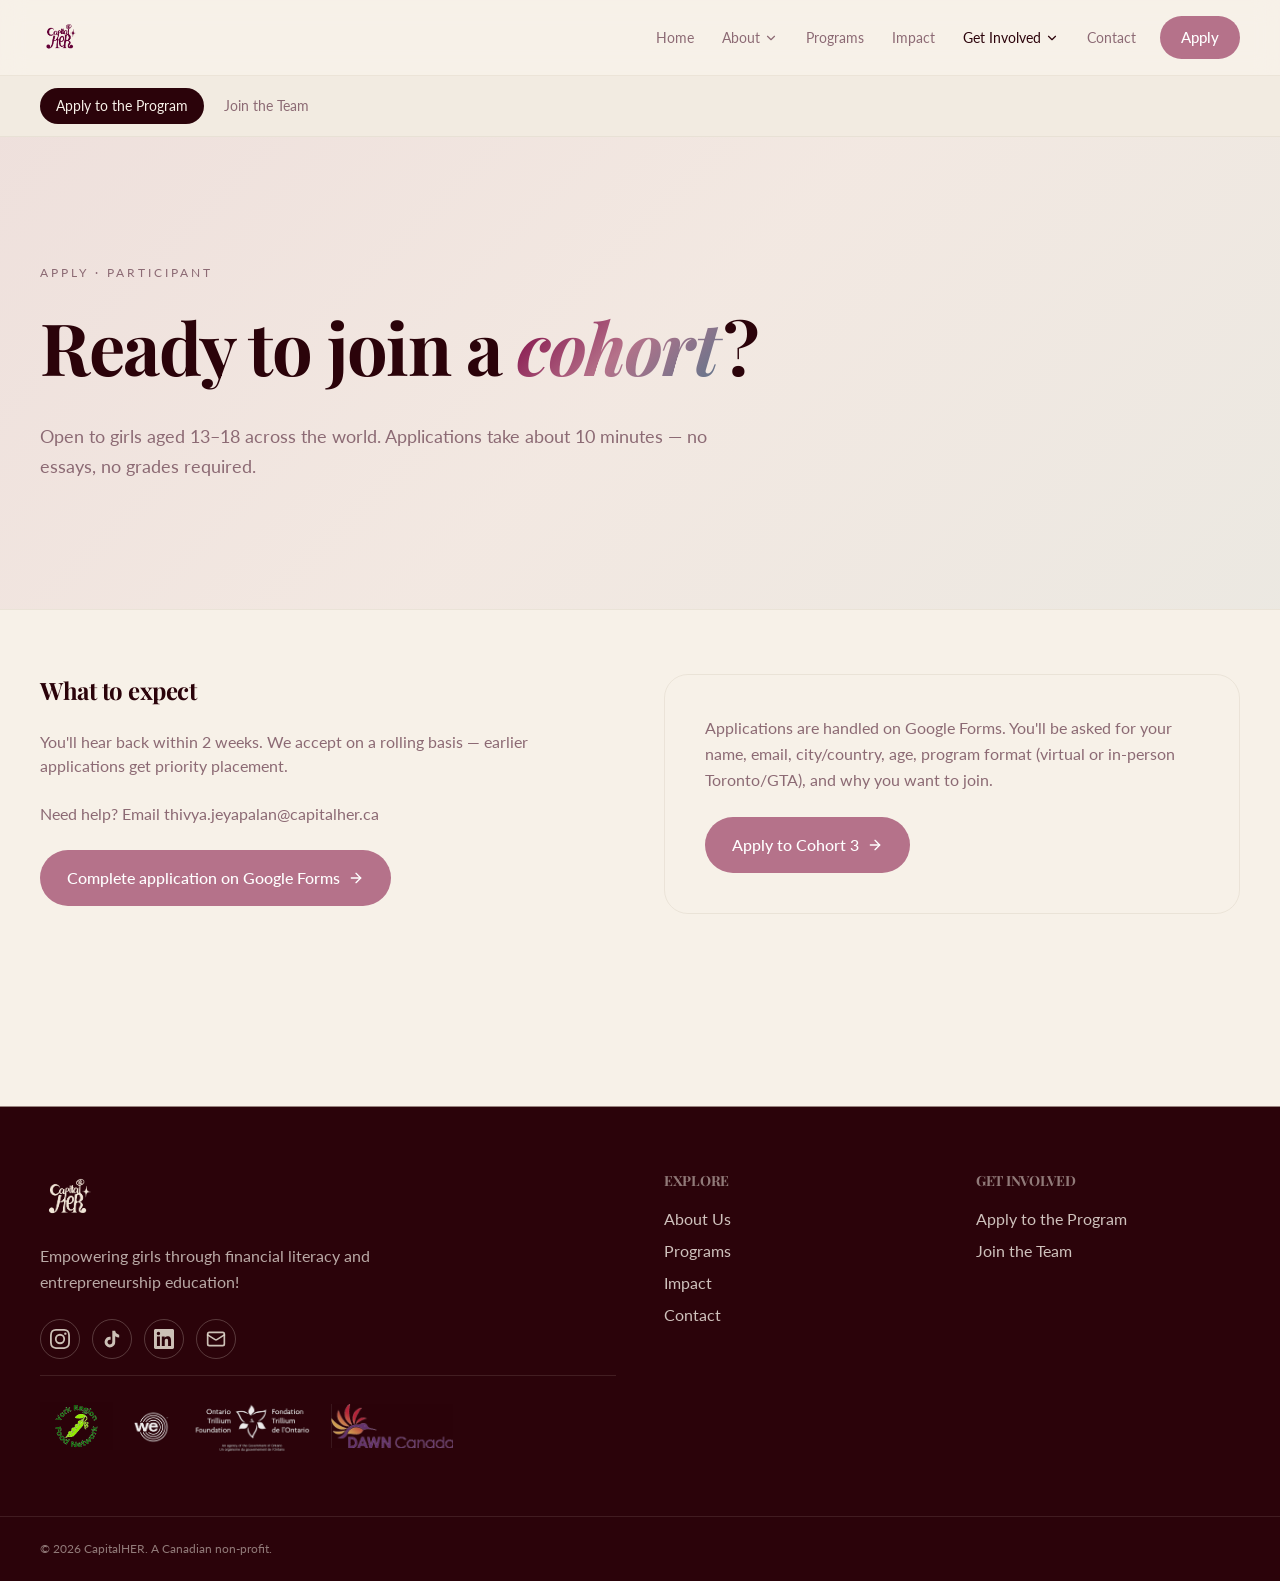
<file: get-involved-program.html>
<!DOCTYPE html>
<html lang="en">
<head>
  <meta charset="utf-8" />
  <meta name="viewport" content="width=device-width, initial-scale=1" />
  <link rel="stylesheet" href="assets/styles-BcEXsczJ.css" />
  <link rel="stylesheet" href="assets/site.css" />
  <title>Apply to the Program — CapitalHER</title>
  <meta name="description" content="Apply to join a CapitalHER Accelerator cohort." />
</head>
<body>
<div class="min-h-screen flex flex-col">
<header class="site-header sticky top-0 z-50 backdrop-blur-md bg-background/75 border-b border-border/60">
  <div class="container-x flex items-center justify-between py-4">
    <a class="flex items-center gap-2 group" href="index.html">
      <img src="LogoBurgundy.png" alt="CapitalHER Logo" class="h-10 w-auto object-contain transition-transform group-hover:scale-105" />
    </a>
    <nav class="hidden md:flex items-center gap-1 text-sm">
      <a class="px-3 py-2 transition-colors text-muted-foreground hover:text-foreground" href="index.html">Home</a>
      <div class="relative group">
        <a class="inline-flex items-center gap-1 px-3 py-2 transition-colors text-muted-foreground hover:text-foreground" href="about.html">About <svg xmlns="http://www.w3.org/2000/svg" width="24" height="24" viewBox="0 0 24 24" fill="none" stroke="currentColor" stroke-width="2" stroke-linecap="round" stroke-linejoin="round" class="size-3.5 transition-transform group-hover:rotate-180" aria-hidden="true"><path d="m6 9 6 6 6-6"></path></svg></a>
        <div class="invisible opacity-0 translate-y-1 group-hover:visible group-hover:opacity-100 group-hover:translate-y-0 transition-all absolute left-0 top-full pt-2 min-w-56">
          <div class="rounded-2xl border border-border/60 bg-popover shadow-card overflow-hidden p-1.5">
            <a class="block rounded-xl px-3 py-2 text-sm text-muted-foreground hover:text-foreground hover:bg-muted/60" href="about.html">About Us</a>
            <a class="block rounded-xl px-3 py-2 text-sm text-muted-foreground hover:text-foreground hover:bg-muted/60" href="about-story.html">Our Story</a>
            <a class="block rounded-xl px-3 py-2 text-sm text-muted-foreground hover:text-foreground hover:bg-muted/60" href="about-team.html">Our Team</a>
          </div>
        </div>
      </div>
      <a class="px-3 py-2 transition-colors text-muted-foreground hover:text-foreground" href="programs.html">Programs</a>
      <a class="px-3 py-2 transition-colors text-muted-foreground hover:text-foreground" href="impact.html">Impact</a>
      <div class="relative group">
        <a class="inline-flex items-center gap-1 px-3 py-2 transition-colors text-foreground" href="get-involved-program.html">Get Involved <svg xmlns="http://www.w3.org/2000/svg" width="24" height="24" viewBox="0 0 24 24" fill="none" stroke="currentColor" stroke-width="2" stroke-linecap="round" stroke-linejoin="round" class="size-3.5 transition-transform group-hover:rotate-180" aria-hidden="true"><path d="m6 9 6 6 6-6"></path></svg></a>
        <div class="invisible opacity-0 translate-y-1 group-hover:visible group-hover:opacity-100 group-hover:translate-y-0 transition-all absolute left-0 top-full pt-2 min-w-56">
          <div class="rounded-2xl border border-border/60 bg-popover shadow-card overflow-hidden p-1.5">
            <a class="block rounded-xl px-3 py-2 text-sm text-muted-foreground hover:text-foreground hover:bg-muted/60" href="get-involved-program.html">Apply to the Program</a>
            <a class="block rounded-xl px-3 py-2 text-sm text-muted-foreground hover:text-foreground hover:bg-muted/60" href="get-involved-team.html">Join the Team</a>
          </div>
        </div>
      </div>
      <a class="px-3 py-2 transition-colors text-muted-foreground hover:text-foreground" href="contact.html">Contact</a>
      <a href="https://docs.google.com/forms/d/e/1FAIpQLSd05Qeqg9gSUNQsjSdl7lFkYlrqMrm3-Okaku0NjvJ37YdCRg/viewform?usp=sharing" target="_blank" rel="noopener noreferrer" class="ml-2 btn-magenta btn-magenta-sm">Apply</a>
    </nav>
    <button id="mobile-menu-toggle" type="button" class="md:hidden rounded-full p-2 hover:bg-muted" aria-label="Toggle menu" aria-expanded="false"><svg xmlns="http://www.w3.org/2000/svg" width="24" height="24" viewBox="0 0 24 24" fill="none" stroke="currentColor" stroke-width="2" stroke-linecap="round" stroke-linejoin="round" class="size-5" aria-hidden="true"><path d="M4 5h16"></path><path d="M4 12h16"></path><path d="M4 19h16"></path></svg></button>
  </div>
  <nav id="mobile-nav" class="mobile-nav-panel md:hidden hidden" aria-label="Mobile navigation">
    <a class="block rounded-xl px-3 py-2.5 text-muted-foreground hover:bg-muted/60" href="index.html">Home</a>
    <a class="block rounded-xl px-3 py-2.5 text-muted-foreground hover:bg-muted/60" href="about.html">About Us</a>
    <a class="block rounded-xl px-3 py-2.5 text-muted-foreground hover:bg-muted/60" href="about-story.html">Our Story</a>
    <a class="block rounded-xl px-3 py-2.5 text-muted-foreground hover:bg-muted/60" href="about-team.html">Our Team</a>
    <a class="block rounded-xl px-3 py-2.5 text-muted-foreground hover:bg-muted/60" href="programs.html">Programs</a>
    <a class="block rounded-xl px-3 py-2.5 text-muted-foreground hover:bg-muted/60" href="impact.html">Impact</a>
    <a class="block rounded-xl px-3 py-2.5 text-muted-foreground hover:bg-muted/60" href="get-involved-program.html">Apply to the Program</a>
    <a class="block rounded-xl px-3 py-2.5 text-muted-foreground hover:bg-muted/60" href="get-involved-team.html">Join the Team</a>
    <a class="block rounded-xl px-3 py-2.5 text-muted-foreground hover:bg-muted/60" href="contact.html">Contact</a>
    <a class="block rounded-xl px-3 py-2.5 mt-1 text-center btn-magenta btn-magenta-sm justify-center" href="https://docs.google.com/forms/d/e/1FAIpQLSd05Qeqg9gSUNQsjSdl7lFkYlrqMrm3-Okaku0NjvJ37YdCRg/viewform?usp=sharing" target="_blank" rel="noopener">Apply</a>
  </nav>
</header>
<main class="flex-1">
<div class="border-b border-border/60 bg-muted/40"><div class="container-x flex gap-1 overflow-x-auto py-3"><a class="px-4 py-2 rounded-full text-sm whitespace-nowrap transition bg-foreground text-background" href="get-involved-program.html">Apply to the Program</a><a class="px-4 py-2 rounded-full text-sm whitespace-nowrap transition text-muted-foreground hover:text-foreground" href="get-involved-team.html">Join the Team</a></div></div>
<section class="relative border-b border-border/60" style="overflow-x:hidden;overflow-y:visible">
  <div class="absolute inset-0 -z-10 opacity-[0.07]" style="background:var(--gradient-sunset)"></div>
  <div class="container-x py-24 md:py-32">
    <p class="text-xs uppercase tracking-[0.25em] text-muted-foreground mb-6">Apply · Participant</p>
    <h1 class="font-display text-5xl md:text-7xl max-w-4xl page-hero-title" style="line-height:1.15">Ready to join a <span class="italic text-gradient">cohort</span>?</h1>
    <p class="mt-6 max-w-2xl text-lg text-muted-foreground leading-relaxed">Open to girls aged 13–18 across the world. Applications take about 10 minutes — no essays, no grades required.</p>
  </div>
</section>

<section class="container-x py-16 grid lg:grid-cols-2 gap-12">
  <div class="space-y-6 text-muted-foreground">
    <h3 class="font-display text-2xl text-foreground">What to expect</h3>
    <p>You'll hear back within 2 weeks. We accept on a rolling basis — earlier applications get priority placement.</p>
    <p>Need help? Email <a href="mailto:thivya.jeyapalan@capitalher.ca" class="text-magenta hover:underline">thivya.jeyapalan@capitalher.ca</a></p>
    <a href="https://docs.google.com/forms/d/e/1FAIpQLSd05Qeqg9gSUNQsjSdl7lFkYlrqMrm3-Okaku0NjvJ37YdCRg/viewform?usp=sharing" target="_blank" rel="noopener" class="btn-magenta inline-flex">Complete application on Google Forms <svg xmlns="http://www.w3.org/2000/svg" width="24" height="24" viewBox="0 0 24 24" fill="none" stroke="currentColor" stroke-width="2" stroke-linecap="round" stroke-linejoin="round" class="size-4" aria-hidden="true"><path d="M5 12h14"></path><path d="m12 5 7 7-7 7"></path></svg></a>
  </div>
  <div class="rounded-2xl border border-border/60 bg-muted/30 p-8 md:p-10 space-y-6">
    <p class="text-muted-foreground leading-relaxed">Applications are handled on Google Forms. You'll be asked for your name, email, city/country, age, program format (virtual or in-person Toronto/GTA), and why you want to join.</p>
    <a href="https://docs.google.com/forms/d/e/1FAIpQLSd05Qeqg9gSUNQsjSdl7lFkYlrqMrm3-Okaku0NjvJ37YdCRg/viewform?usp=sharing" target="_blank" rel="noopener" class="btn-magenta inline-flex">Apply to Cohort 3 <svg xmlns="http://www.w3.org/2000/svg" width="24" height="24" viewBox="0 0 24 24" fill="none" stroke="currentColor" stroke-width="2" stroke-linecap="round" stroke-linejoin="round" class="size-4" aria-hidden="true"><path d="M5 12h14"></path><path d="m12 5 7 7-7 7"></path></svg></a>
  </div>
</section>
</main>
<footer class="mt-32 border-t border-border/60 bg-foreground text-background">
  <div class="container-x py-16 grid gap-12 md:grid-cols-4">
    <div class="md:col-span-2 space-y-4">
      <img src="LogoCream.png" alt="CapitalHER Logo" class="h-14 w-auto object-contain" />
      <p class="text-background/70 max-w-sm leading-relaxed">Empowering girls through financial literacy and entrepreneurship education!</p>
      <div class="flex gap-3 pt-2" style="display:flex;gap:0.75rem;padding-top:0.5rem">
        <a href="https://www.instagram.com/itscapitalher/" target="_blank" rel="noopener noreferrer" aria-label="Instagram" class="footer-social-link" style="display:grid;place-items:center;width:2.5rem;height:2.5rem;border-radius:9999px;border:1px solid rgba(227,219,206,0.25);color:rgba(227,219,206,0.88);transition:color .2s,border-color .2s,background .2s"><svg xmlns="http://www.w3.org/2000/svg" width="20" height="20" viewBox="0 0 24 24" fill="currentColor" aria-hidden="true"><path d="M12 2.163c3.204 0 3.584.012 4.85.07 3.252.148 4.771 1.691 4.919 4.919.058 1.265.069 1.645.069 4.849 0 3.205-.012 3.584-.069 4.849-.149 3.225-1.664 4.771-4.919 4.919-1.266.058-1.644.07-4.85.07-3.204 0-3.584-.012-4.849-.07-3.26-.149-4.771-1.699-4.919-4.92-.058-1.265-.07-1.644-.07-4.849 0-3.204.013-3.583.07-4.849.149-3.227 1.664-4.771 4.919-4.919 1.266-.057 1.645-.069 4.849-.069zM12 0C8.741 0 8.333.014 7.053.072 2.695.272.273 2.69.073 7.052.014 8.333 0 8.741 0 12c0 3.259.014 3.668.072 4.948.2 4.358 2.618 6.78 6.98 6.98C8.333 23.986 8.741 24 12 24c3.259 0 3.668-.014 4.948-.072 4.354-.2 6.782-2.618 6.979-6.98.059-1.28.073-1.689.073-4.948 0-3.259-.014-3.667-.072-4.947-.196-4.354-2.617-6.78-6.979-6.98C15.668.014 15.259 0 12 0zm0 5.838a6.162 6.162 0 1 0 0 12.324 6.162 6.162 0 0 0 0-12.324zM12 16a4 4 0 1 1 0-8 4 4 0 0 1 0 8zm6.406-11.845a1.44 1.44 0 1 0 0 2.881 1.44 1.44 0 0 0 0-2.881z"/></svg></a>
        <a href="https://www.tiktok.com/@itscapitalher" target="_blank" rel="noopener noreferrer" aria-label="TikTok" class="footer-social-link" style="display:grid;place-items:center;width:2.5rem;height:2.5rem;border-radius:9999px;border:1px solid rgba(227,219,206,0.25);color:rgba(227,219,206,0.88);transition:color .2s,border-color .2s,background .2s"><svg xmlns="http://www.w3.org/2000/svg" width="20" height="20" viewBox="0 0 24 24" fill="currentColor" aria-hidden="true"><path d="M19.59 6.69a4.83 4.83 0 0 1-3.77-4.25V2h-3.45v13.67a2.89 2.89 0 0 1-5.2 1.74 2.89 2.89 0 0 1 2.31-4.64 2.93 2.93 0 0 1 .88.13V9.4a6.84 6.84 0 0 0-1-.05A6.33 6.33 0 0 0 5 20.1a6.34 6.34 0 0 0 10.86-4.43v-7a8.16 8.16 0 0 0 4.77 1.52v-3.4a4.85 4.85 0 0 1-1-.1z"/></svg></a>
        <a href="https://www.linkedin.com/company/capitalher/" target="_blank" rel="noopener noreferrer" aria-label="LinkedIn" class="footer-social-link" style="display:grid;place-items:center;width:2.5rem;height:2.5rem;border-radius:9999px;border:1px solid rgba(227,219,206,0.25);color:rgba(227,219,206,0.88);transition:color .2s,border-color .2s,background .2s"><svg xmlns="http://www.w3.org/2000/svg" width="20" height="20" viewBox="0 0 24 24" fill="currentColor" aria-hidden="true"><path d="M20.447 20.452h-3.554v-5.569c0-1.328-.027-3.037-1.852-3.037-1.853 0-2.136 1.445-2.136 2.939v5.667H9.351V9h3.414v1.561h.046c.477-.9 1.637-1.85 3.37-1.85 3.601 0 4.267 2.37 4.267 5.455v6.286zM5.337 7.433a2.062 2.062 0 0 1-2.063-2.065 2.064 2.064 0 1 1 2.063 2.065zm1.782 13.019H3.555V9h3.564v11.452zM22.225 0H1.771C.792 0 0 .774 0 1.729v20.542C0 23.227.792 24 1.771 24h20.451C23.2 24 24 23.227 24 22.271V1.729C24 .774 23.2 0 22.222 0h.003z"/></svg></a>
        <a href="mailto:hello@capitalher.ca" aria-label="Email" class="footer-social-link" style="display:grid;place-items:center;width:2.5rem;height:2.5rem;border-radius:9999px;border:1px solid rgba(227,219,206,0.25);color:rgba(227,219,206,0.88);transition:color .2s,border-color .2s,background .2s"><svg xmlns="http://www.w3.org/2000/svg" width="20" height="20" viewBox="0 0 24 24" fill="none" stroke="currentColor" stroke-width="2" stroke-linecap="round" stroke-linejoin="round" aria-hidden="true"><rect width="20" height="16" x="2" y="4" rx="2"></rect><path d="m22 7-8.97 5.7a1.94 1.94 0 0 1-2.06 0L2 7"></path></svg></a>
      </div>

      <div class="footer-partners" style="border-top:1px solid rgba(227,219,206,0.12);padding-top:1.5rem;margin-top:1rem;display:flex;flex-wrap:wrap;align-items:center;gap:1.25rem">
        <img src="assets/partners/york-region-food-network.png" alt="York Region Food Network" style="height:3rem;width:auto;max-width:11rem;object-fit:contain;opacity:0.92" />
        <img src="assets/partners/we.png" alt="WE" style="height:3rem;width:auto;max-width:11rem;object-fit:contain;opacity:0.92;height:2.25rem;max-width:4rem" />
        <img src="assets/partners/ontario-trillium-foundation.png" alt="Ontario Trillium Foundation — An agency of the Government of Ontario" style="height:3rem;width:auto;max-width:11rem;object-fit:contain;opacity:0.92;height:3.25rem;max-width:16rem" />
        <img src="assets/partners/dawn-canada.png" alt="DAWN Canada" style="height:3rem;width:auto;max-width:11rem;object-fit:contain;opacity:0.92;height:2.75rem;max-width:9rem" />
      </div>
    </div>
    <div>
      <h4 class="text-sm uppercase tracking-widest text-background/50 mb-4 font-medium">Explore</h4>
      <ul class="space-y-2 text-background/80">
        <li><a href="about.html" class="hover:text-background">About Us</a></li>
        <li><a href="programs.html" class="hover:text-background">Programs</a></li>
        <li><a href="impact.html" class="hover:text-background">Impact</a></li>
        <li><a href="contact.html" class="hover:text-background">Contact</a></li>
      </ul>
    </div>
    <div>
      <h4 class="text-sm uppercase tracking-widest text-background/50 mb-4 font-medium">Get Involved</h4>
      <ul class="space-y-2 text-background/80">
        <li><a href="https://docs.google.com/forms/d/e/1FAIpQLSd05Qeqg9gSUNQsjSdl7lFkYlrqMrm3-Okaku0NjvJ37YdCRg/viewform?usp=sharing" target="_blank" rel="noopener" class="hover:text-background">Apply to the Program</a></li>
        <li><a href="get-involved-team.html" class="hover:text-background">Join the Team</a></li>
      </ul>
    </div>
  </div>
  <div class="border-t border-background/10">
    <div class="container-x py-6 text-center md:text-left text-xs text-background/50">
      <p>© 2026 CapitalHER. A Canadian non-profit.</p>
    </div>
  </div>
</footer>
</div>
<script src="script.js"></script>
</body>
</html>
</file>
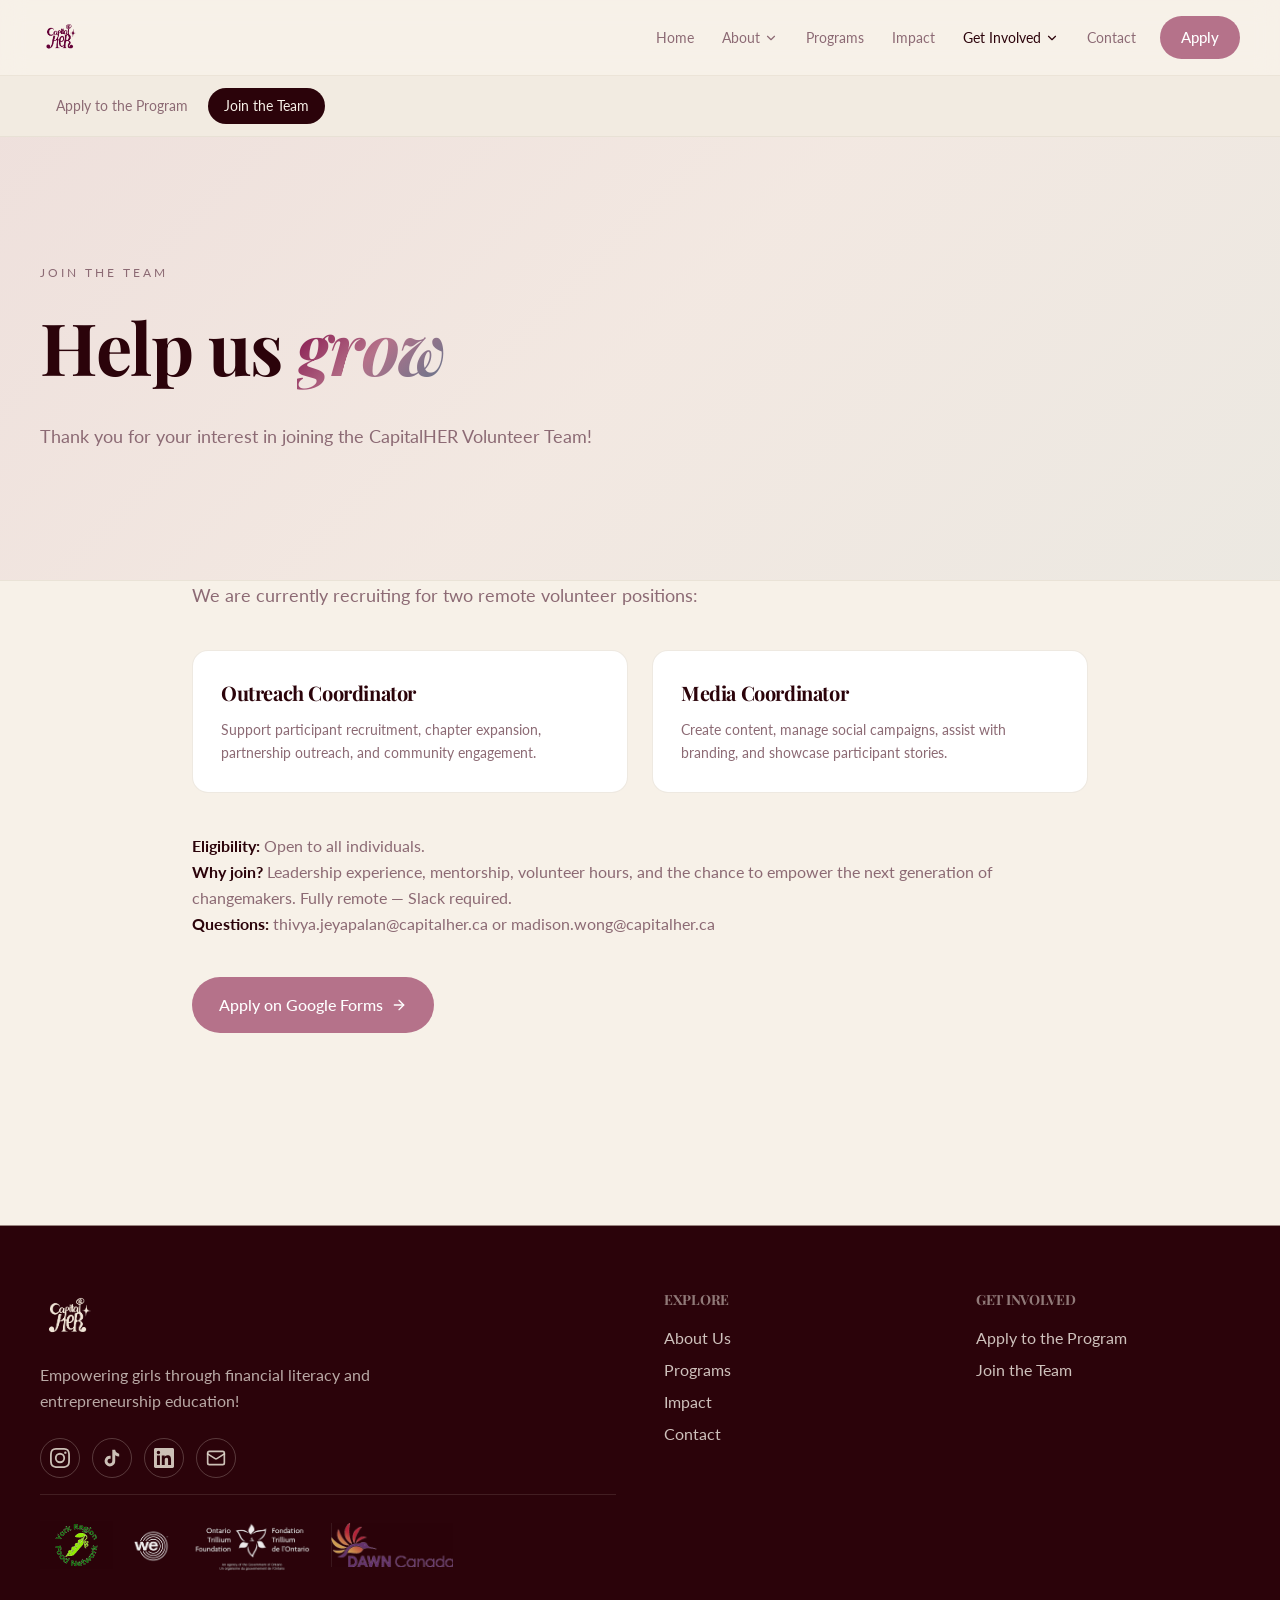
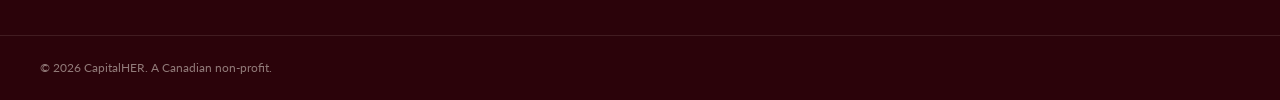
<file: get-involved-team.html>
<!DOCTYPE html>
<html lang="en">
<head>
  <meta charset="utf-8" />
  <meta name="viewport" content="width=device-width, initial-scale=1" />
  <link rel="stylesheet" href="assets/styles-BcEXsczJ.css" />
  <link rel="stylesheet" href="assets/site.css" />
  <title>Join the Team — CapitalHER</title>
  <meta name="description" content="Volunteer with CapitalHER as Outreach or Media Coordinator." />
</head>
<body>
<div class="min-h-screen flex flex-col">
<header class="site-header sticky top-0 z-50 backdrop-blur-md bg-background/75 border-b border-border/60">
  <div class="container-x flex items-center justify-between py-4">
    <a class="flex items-center gap-2 group" href="index.html">
      <img src="LogoBurgundy.png" alt="CapitalHER Logo" class="h-10 w-auto object-contain transition-transform group-hover:scale-105" />
    </a>
    <nav class="hidden md:flex items-center gap-1 text-sm">
      <a class="px-3 py-2 transition-colors text-muted-foreground hover:text-foreground" href="index.html">Home</a>
      <div class="relative group">
        <a class="inline-flex items-center gap-1 px-3 py-2 transition-colors text-muted-foreground hover:text-foreground" href="about.html">About <svg xmlns="http://www.w3.org/2000/svg" width="24" height="24" viewBox="0 0 24 24" fill="none" stroke="currentColor" stroke-width="2" stroke-linecap="round" stroke-linejoin="round" class="size-3.5 transition-transform group-hover:rotate-180" aria-hidden="true"><path d="m6 9 6 6 6-6"></path></svg></a>
        <div class="invisible opacity-0 translate-y-1 group-hover:visible group-hover:opacity-100 group-hover:translate-y-0 transition-all absolute left-0 top-full pt-2 min-w-56">
          <div class="rounded-2xl border border-border/60 bg-popover shadow-card overflow-hidden p-1.5">
            <a class="block rounded-xl px-3 py-2 text-sm text-muted-foreground hover:text-foreground hover:bg-muted/60" href="about.html">About Us</a>
            <a class="block rounded-xl px-3 py-2 text-sm text-muted-foreground hover:text-foreground hover:bg-muted/60" href="about-story.html">Our Story</a>
            <a class="block rounded-xl px-3 py-2 text-sm text-muted-foreground hover:text-foreground hover:bg-muted/60" href="about-team.html">Our Team</a>
          </div>
        </div>
      </div>
      <a class="px-3 py-2 transition-colors text-muted-foreground hover:text-foreground" href="programs.html">Programs</a>
      <a class="px-3 py-2 transition-colors text-muted-foreground hover:text-foreground" href="impact.html">Impact</a>
      <div class="relative group">
        <a class="inline-flex items-center gap-1 px-3 py-2 transition-colors text-foreground" href="get-involved-program.html">Get Involved <svg xmlns="http://www.w3.org/2000/svg" width="24" height="24" viewBox="0 0 24 24" fill="none" stroke="currentColor" stroke-width="2" stroke-linecap="round" stroke-linejoin="round" class="size-3.5 transition-transform group-hover:rotate-180" aria-hidden="true"><path d="m6 9 6 6 6-6"></path></svg></a>
        <div class="invisible opacity-0 translate-y-1 group-hover:visible group-hover:opacity-100 group-hover:translate-y-0 transition-all absolute left-0 top-full pt-2 min-w-56">
          <div class="rounded-2xl border border-border/60 bg-popover shadow-card overflow-hidden p-1.5">
            <a class="block rounded-xl px-3 py-2 text-sm text-muted-foreground hover:text-foreground hover:bg-muted/60" href="get-involved-program.html">Apply to the Program</a>
            <a class="block rounded-xl px-3 py-2 text-sm text-muted-foreground hover:text-foreground hover:bg-muted/60" href="get-involved-team.html">Join the Team</a>
          </div>
        </div>
      </div>
      <a class="px-3 py-2 transition-colors text-muted-foreground hover:text-foreground" href="contact.html">Contact</a>
      <a href="https://docs.google.com/forms/d/e/1FAIpQLSd05Qeqg9gSUNQsjSdl7lFkYlrqMrm3-Okaku0NjvJ37YdCRg/viewform?usp=sharing" target="_blank" rel="noopener noreferrer" class="ml-2 btn-magenta btn-magenta-sm">Apply</a>
    </nav>
    <button id="mobile-menu-toggle" type="button" class="md:hidden rounded-full p-2 hover:bg-muted" aria-label="Toggle menu" aria-expanded="false"><svg xmlns="http://www.w3.org/2000/svg" width="24" height="24" viewBox="0 0 24 24" fill="none" stroke="currentColor" stroke-width="2" stroke-linecap="round" stroke-linejoin="round" class="size-5" aria-hidden="true"><path d="M4 5h16"></path><path d="M4 12h16"></path><path d="M4 19h16"></path></svg></button>
  </div>
  <nav id="mobile-nav" class="mobile-nav-panel md:hidden hidden" aria-label="Mobile navigation">
    <a class="block rounded-xl px-3 py-2.5 text-muted-foreground hover:bg-muted/60" href="index.html">Home</a>
    <a class="block rounded-xl px-3 py-2.5 text-muted-foreground hover:bg-muted/60" href="about.html">About Us</a>
    <a class="block rounded-xl px-3 py-2.5 text-muted-foreground hover:bg-muted/60" href="about-story.html">Our Story</a>
    <a class="block rounded-xl px-3 py-2.5 text-muted-foreground hover:bg-muted/60" href="about-team.html">Our Team</a>
    <a class="block rounded-xl px-3 py-2.5 text-muted-foreground hover:bg-muted/60" href="programs.html">Programs</a>
    <a class="block rounded-xl px-3 py-2.5 text-muted-foreground hover:bg-muted/60" href="impact.html">Impact</a>
    <a class="block rounded-xl px-3 py-2.5 text-muted-foreground hover:bg-muted/60" href="get-involved-program.html">Apply to the Program</a>
    <a class="block rounded-xl px-3 py-2.5 text-muted-foreground hover:bg-muted/60" href="get-involved-team.html">Join the Team</a>
    <a class="block rounded-xl px-3 py-2.5 text-muted-foreground hover:bg-muted/60" href="contact.html">Contact</a>
    <a class="block rounded-xl px-3 py-2.5 mt-1 text-center btn-magenta btn-magenta-sm justify-center" href="https://docs.google.com/forms/d/e/1FAIpQLSd05Qeqg9gSUNQsjSdl7lFkYlrqMrm3-Okaku0NjvJ37YdCRg/viewform?usp=sharing" target="_blank" rel="noopener">Apply</a>
  </nav>
</header>
<main class="flex-1">
<div class="border-b border-border/60 bg-muted/40"><div class="container-x flex gap-1 overflow-x-auto py-3"><a class="px-4 py-2 rounded-full text-sm whitespace-nowrap transition text-muted-foreground hover:text-foreground" href="get-involved-program.html">Apply to the Program</a><a class="px-4 py-2 rounded-full text-sm whitespace-nowrap transition bg-foreground text-background" href="get-involved-team.html">Join the Team</a></div></div>
<section class="relative border-b border-border/60" style="overflow-x:hidden;overflow-y:visible">
  <div class="absolute inset-0 -z-10 opacity-[0.07]" style="background:var(--gradient-sunset)"></div>
  <div class="container-x py-24 md:py-32">
    <p class="text-xs uppercase tracking-[0.25em] text-muted-foreground mb-6">Join the Team</p>
    <h1 class="font-display text-5xl md:text-7xl max-w-4xl page-hero-title" style="line-height:1.15">Help us <span class="italic text-gradient">grow</span></h1>
    <p class="mt-6 max-w-2xl text-lg text-muted-foreground leading-relaxed">Thank you for your interest in joining the CapitalHER Volunteer Team!</p>
  </div>
</section>

<section class="container-x section-block">
  <div class="volunteer-page max-w-4xl mx-auto space-y-10">
    <p class="text-muted-foreground leading-relaxed text-lg">We are currently recruiting for two remote volunteer positions:</p>
    <div class="volunteer-roles-grid">
      <div class="volunteer-role-card">
        <h3 class="font-display text-xl mb-3">Outreach Coordinator</h3>
        <p class="text-sm text-muted-foreground leading-relaxed">Support participant recruitment, chapter expansion, partnership outreach, and community engagement.</p>
      </div>
      <div class="volunteer-role-card">
        <h3 class="font-display text-xl mb-3">Media Coordinator</h3>
        <p class="text-sm text-muted-foreground leading-relaxed">Create content, manage social campaigns, assist with branding, and showcase participant stories.</p>
      </div>
    </div>
    <div class="volunteer-details space-y-4 text-muted-foreground leading-relaxed">
      <p><strong class="text-foreground">Eligibility:</strong> Open to all individuals.</p>
      <p><strong class="text-foreground">Why join?</strong> Leadership experience, mentorship, volunteer hours, and the chance to empower the next generation of changemakers. Fully remote — Slack required.</p>
      <p><strong class="text-foreground">Questions:</strong> <a href="mailto:thivya.jeyapalan@capitalher.ca" class="text-magenta hover:underline">thivya.jeyapalan@capitalher.ca</a> or <a href="mailto:madison.wong@capitalher.ca" class="text-magenta hover:underline">madison.wong@capitalher.ca</a></p>
    </div>
    <a href="https://docs.google.com/forms/d/e/1FAIpQLSeTkpHwhUUqXvEp2j4OgiIvYOBcBkEqrtqHJG3Cn-ywCQhUuA/viewform?usp=sharing" target="_blank" rel="noopener" class="btn-magenta inline-flex">Apply on Google Forms <svg xmlns="http://www.w3.org/2000/svg" width="24" height="24" viewBox="0 0 24 24" fill="none" stroke="currentColor" stroke-width="2" stroke-linecap="round" stroke-linejoin="round" class="size-4" aria-hidden="true"><path d="M5 12h14"></path><path d="m12 5 7 7-7 7"></path></svg></a>
  </div>
</section>
</main>
<footer class="mt-32 border-t border-border/60 bg-foreground text-background">
  <div class="container-x py-16 grid gap-12 md:grid-cols-4">
    <div class="md:col-span-2 space-y-4">
      <img src="LogoCream.png" alt="CapitalHER Logo" class="h-14 w-auto object-contain" />
      <p class="text-background/70 max-w-sm leading-relaxed">Empowering girls through financial literacy and entrepreneurship education!</p>
      <div class="flex gap-3 pt-2" style="display:flex;gap:0.75rem;padding-top:0.5rem">
        <a href="https://www.instagram.com/itscapitalher/" target="_blank" rel="noopener noreferrer" aria-label="Instagram" class="footer-social-link" style="display:grid;place-items:center;width:2.5rem;height:2.5rem;border-radius:9999px;border:1px solid rgba(227,219,206,0.25);color:rgba(227,219,206,0.88);transition:color .2s,border-color .2s,background .2s"><svg xmlns="http://www.w3.org/2000/svg" width="20" height="20" viewBox="0 0 24 24" fill="currentColor" aria-hidden="true"><path d="M12 2.163c3.204 0 3.584.012 4.85.07 3.252.148 4.771 1.691 4.919 4.919.058 1.265.069 1.645.069 4.849 0 3.205-.012 3.584-.069 4.849-.149 3.225-1.664 4.771-4.919 4.919-1.266.058-1.644.07-4.85.07-3.204 0-3.584-.012-4.849-.07-3.26-.149-4.771-1.699-4.919-4.92-.058-1.265-.07-1.644-.07-4.849 0-3.204.013-3.583.07-4.849.149-3.227 1.664-4.771 4.919-4.919 1.266-.057 1.645-.069 4.849-.069zM12 0C8.741 0 8.333.014 7.053.072 2.695.272.273 2.69.073 7.052.014 8.333 0 8.741 0 12c0 3.259.014 3.668.072 4.948.2 4.358 2.618 6.78 6.98 6.98C8.333 23.986 8.741 24 12 24c3.259 0 3.668-.014 4.948-.072 4.354-.2 6.782-2.618 6.979-6.98.059-1.28.073-1.689.073-4.948 0-3.259-.014-3.667-.072-4.947-.196-4.354-2.617-6.78-6.979-6.98C15.668.014 15.259 0 12 0zm0 5.838a6.162 6.162 0 1 0 0 12.324 6.162 6.162 0 0 0 0-12.324zM12 16a4 4 0 1 1 0-8 4 4 0 0 1 0 8zm6.406-11.845a1.44 1.44 0 1 0 0 2.881 1.44 1.44 0 0 0 0-2.881z"/></svg></a>
        <a href="https://www.tiktok.com/@itscapitalher" target="_blank" rel="noopener noreferrer" aria-label="TikTok" class="footer-social-link" style="display:grid;place-items:center;width:2.5rem;height:2.5rem;border-radius:9999px;border:1px solid rgba(227,219,206,0.25);color:rgba(227,219,206,0.88);transition:color .2s,border-color .2s,background .2s"><svg xmlns="http://www.w3.org/2000/svg" width="20" height="20" viewBox="0 0 24 24" fill="currentColor" aria-hidden="true"><path d="M19.59 6.69a4.83 4.83 0 0 1-3.77-4.25V2h-3.45v13.67a2.89 2.89 0 0 1-5.2 1.74 2.89 2.89 0 0 1 2.31-4.64 2.93 2.93 0 0 1 .88.13V9.4a6.84 6.84 0 0 0-1-.05A6.33 6.33 0 0 0 5 20.1a6.34 6.34 0 0 0 10.86-4.43v-7a8.16 8.16 0 0 0 4.77 1.52v-3.4a4.85 4.85 0 0 1-1-.1z"/></svg></a>
        <a href="https://www.linkedin.com/company/capitalher/" target="_blank" rel="noopener noreferrer" aria-label="LinkedIn" class="footer-social-link" style="display:grid;place-items:center;width:2.5rem;height:2.5rem;border-radius:9999px;border:1px solid rgba(227,219,206,0.25);color:rgba(227,219,206,0.88);transition:color .2s,border-color .2s,background .2s"><svg xmlns="http://www.w3.org/2000/svg" width="20" height="20" viewBox="0 0 24 24" fill="currentColor" aria-hidden="true"><path d="M20.447 20.452h-3.554v-5.569c0-1.328-.027-3.037-1.852-3.037-1.853 0-2.136 1.445-2.136 2.939v5.667H9.351V9h3.414v1.561h.046c.477-.9 1.637-1.85 3.37-1.85 3.601 0 4.267 2.37 4.267 5.455v6.286zM5.337 7.433a2.062 2.062 0 0 1-2.063-2.065 2.064 2.064 0 1 1 2.063 2.065zm1.782 13.019H3.555V9h3.564v11.452zM22.225 0H1.771C.792 0 0 .774 0 1.729v20.542C0 23.227.792 24 1.771 24h20.451C23.2 24 24 23.227 24 22.271V1.729C24 .774 23.2 0 22.222 0h.003z"/></svg></a>
        <a href="mailto:hello@capitalher.ca" aria-label="Email" class="footer-social-link" style="display:grid;place-items:center;width:2.5rem;height:2.5rem;border-radius:9999px;border:1px solid rgba(227,219,206,0.25);color:rgba(227,219,206,0.88);transition:color .2s,border-color .2s,background .2s"><svg xmlns="http://www.w3.org/2000/svg" width="20" height="20" viewBox="0 0 24 24" fill="none" stroke="currentColor" stroke-width="2" stroke-linecap="round" stroke-linejoin="round" aria-hidden="true"><rect width="20" height="16" x="2" y="4" rx="2"></rect><path d="m22 7-8.97 5.7a1.94 1.94 0 0 1-2.06 0L2 7"></path></svg></a>
      </div>

      <div class="footer-partners" style="border-top:1px solid rgba(227,219,206,0.12);padding-top:1.5rem;margin-top:1rem;display:flex;flex-wrap:wrap;align-items:center;gap:1.25rem">
        <img src="assets/partners/york-region-food-network.png" alt="York Region Food Network" style="height:3rem;width:auto;max-width:11rem;object-fit:contain;opacity:0.92" />
        <img src="assets/partners/we.png" alt="WE" style="height:3rem;width:auto;max-width:11rem;object-fit:contain;opacity:0.92;height:2.25rem;max-width:4rem" />
        <img src="assets/partners/ontario-trillium-foundation.png" alt="Ontario Trillium Foundation — An agency of the Government of Ontario" style="height:3rem;width:auto;max-width:11rem;object-fit:contain;opacity:0.92;height:3.25rem;max-width:16rem" />
        <img src="assets/partners/dawn-canada.png" alt="DAWN Canada" style="height:3rem;width:auto;max-width:11rem;object-fit:contain;opacity:0.92;height:2.75rem;max-width:9rem" />
      </div>
    </div>
    <div>
      <h4 class="text-sm uppercase tracking-widest text-background/50 mb-4 font-medium">Explore</h4>
      <ul class="space-y-2 text-background/80">
        <li><a href="about.html" class="hover:text-background">About Us</a></li>
        <li><a href="programs.html" class="hover:text-background">Programs</a></li>
        <li><a href="impact.html" class="hover:text-background">Impact</a></li>
        <li><a href="contact.html" class="hover:text-background">Contact</a></li>
      </ul>
    </div>
    <div>
      <h4 class="text-sm uppercase tracking-widest text-background/50 mb-4 font-medium">Get Involved</h4>
      <ul class="space-y-2 text-background/80">
        <li><a href="https://docs.google.com/forms/d/e/1FAIpQLSd05Qeqg9gSUNQsjSdl7lFkYlrqMrm3-Okaku0NjvJ37YdCRg/viewform?usp=sharing" target="_blank" rel="noopener" class="hover:text-background">Apply to the Program</a></li>
        <li><a href="get-involved-team.html" class="hover:text-background">Join the Team</a></li>
      </ul>
    </div>
  </div>
  <div class="border-t border-background/10">
    <div class="container-x py-6 text-center md:text-left text-xs text-background/50">
      <p>© 2026 CapitalHER. A Canadian non-profit.</p>
    </div>
  </div>
</footer>
</div>
<script src="script.js"></script>
</body>
</html>
</file>
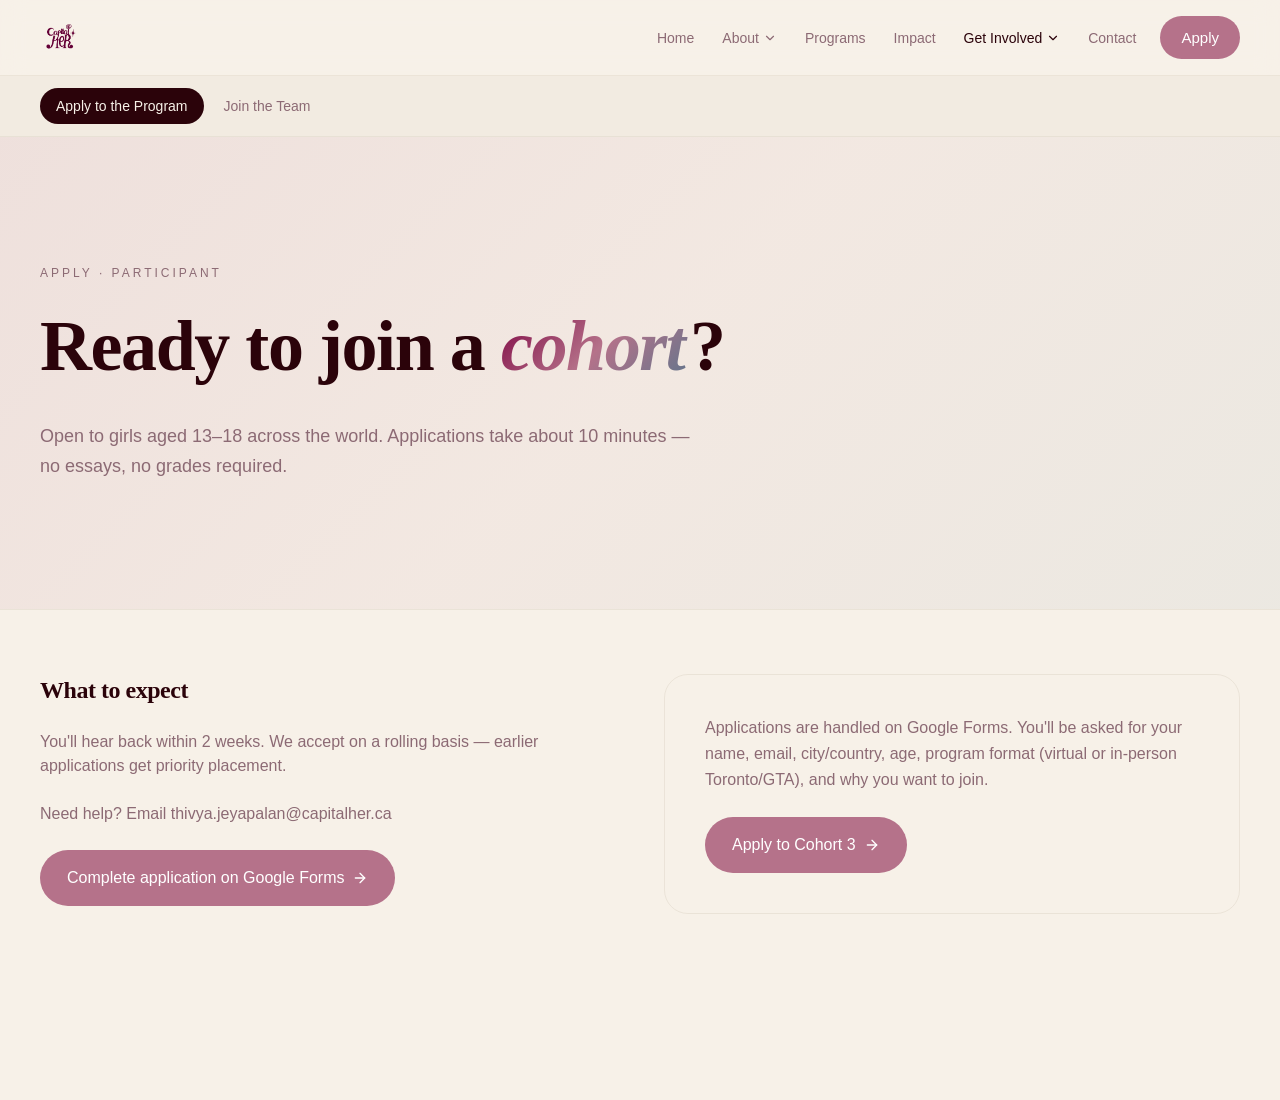
<file: get-involved.html>
<!DOCTYPE html>
<html lang="en">
<head>
  <meta charset="utf-8" />
  <meta name="viewport" content="width=device-width, initial-scale=1" />
  <link rel="stylesheet" href="assets/styles-BcEXsczJ.css" />
  <link rel="stylesheet" href="assets/site.css" />
  <title>Get Involved — CapitalHER</title>
  <meta name="description" content="Redirecting to apply" />
</head>
<body>
<div class="min-h-screen flex flex-col">
<header class="site-header sticky top-0 z-50 backdrop-blur-md bg-background/75 border-b border-border/60">
  <div class="container-x flex items-center justify-between py-4">
    <a class="flex items-center gap-2 group" href="index.html">
      <img src="LogoBurgundy.png" alt="CapitalHER Logo" class="h-10 w-auto object-contain transition-transform group-hover:scale-105" />
    </a>
    <nav class="hidden md:flex items-center gap-1 text-sm">
      <a class="px-3 py-2 transition-colors text-muted-foreground hover:text-foreground" href="index.html">Home</a>
      <div class="relative group">
        <a class="inline-flex items-center gap-1 px-3 py-2 transition-colors text-muted-foreground hover:text-foreground" href="about.html">About <svg xmlns="http://www.w3.org/2000/svg" width="24" height="24" viewBox="0 0 24 24" fill="none" stroke="currentColor" stroke-width="2" stroke-linecap="round" stroke-linejoin="round" class="size-3.5 transition-transform group-hover:rotate-180" aria-hidden="true"><path d="m6 9 6 6 6-6"></path></svg></a>
        <div class="invisible opacity-0 translate-y-1 group-hover:visible group-hover:opacity-100 group-hover:translate-y-0 transition-all absolute left-0 top-full pt-2 min-w-56">
          <div class="rounded-2xl border border-border/60 bg-popover shadow-card overflow-hidden p-1.5">
            <a class="block rounded-xl px-3 py-2 text-sm text-muted-foreground hover:text-foreground hover:bg-muted/60" href="about.html">About Us</a>
            <a class="block rounded-xl px-3 py-2 text-sm text-muted-foreground hover:text-foreground hover:bg-muted/60" href="about-story.html">Our Story</a>
            <a class="block rounded-xl px-3 py-2 text-sm text-muted-foreground hover:text-foreground hover:bg-muted/60" href="about-team.html">Our Team</a>
          </div>
        </div>
      </div>
      <a class="px-3 py-2 transition-colors text-muted-foreground hover:text-foreground" href="programs.html">Programs</a>
      <a class="px-3 py-2 transition-colors text-muted-foreground hover:text-foreground" href="impact.html">Impact</a>
      <div class="relative group">
        <a class="inline-flex items-center gap-1 px-3 py-2 transition-colors text-foreground" href="get-involved-program.html">Get Involved <svg xmlns="http://www.w3.org/2000/svg" width="24" height="24" viewBox="0 0 24 24" fill="none" stroke="currentColor" stroke-width="2" stroke-linecap="round" stroke-linejoin="round" class="size-3.5 transition-transform group-hover:rotate-180" aria-hidden="true"><path d="m6 9 6 6 6-6"></path></svg></a>
        <div class="invisible opacity-0 translate-y-1 group-hover:visible group-hover:opacity-100 group-hover:translate-y-0 transition-all absolute left-0 top-full pt-2 min-w-56">
          <div class="rounded-2xl border border-border/60 bg-popover shadow-card overflow-hidden p-1.5">
            <a class="block rounded-xl px-3 py-2 text-sm text-muted-foreground hover:text-foreground hover:bg-muted/60" href="get-involved-program.html">Apply to the Program</a>
            <a class="block rounded-xl px-3 py-2 text-sm text-muted-foreground hover:text-foreground hover:bg-muted/60" href="get-involved-team.html">Join the Team</a>
          </div>
        </div>
      </div>
      <a class="px-3 py-2 transition-colors text-muted-foreground hover:text-foreground" href="contact.html">Contact</a>
      <a href="https://docs.google.com/forms/d/e/1FAIpQLSd05Qeqg9gSUNQsjSdl7lFkYlrqMrm3-Okaku0NjvJ37YdCRg/viewform?usp=sharing" target="_blank" rel="noopener noreferrer" class="ml-2 btn-magenta btn-magenta-sm">Apply</a>
    </nav>
    <button id="mobile-menu-toggle" type="button" class="md:hidden rounded-full p-2 hover:bg-muted" aria-label="Toggle menu" aria-expanded="false"><svg xmlns="http://www.w3.org/2000/svg" width="24" height="24" viewBox="0 0 24 24" fill="none" stroke="currentColor" stroke-width="2" stroke-linecap="round" stroke-linejoin="round" class="size-5" aria-hidden="true"><path d="M4 5h16"></path><path d="M4 12h16"></path><path d="M4 19h16"></path></svg></button>
  </div>
  <nav id="mobile-nav" class="mobile-nav-panel md:hidden hidden" aria-label="Mobile navigation">
    <a class="block rounded-xl px-3 py-2.5 text-muted-foreground hover:bg-muted/60" href="index.html">Home</a>
    <a class="block rounded-xl px-3 py-2.5 text-muted-foreground hover:bg-muted/60" href="about.html">About Us</a>
    <a class="block rounded-xl px-3 py-2.5 text-muted-foreground hover:bg-muted/60" href="about-story.html">Our Story</a>
    <a class="block rounded-xl px-3 py-2.5 text-muted-foreground hover:bg-muted/60" href="about-team.html">Our Team</a>
    <a class="block rounded-xl px-3 py-2.5 text-muted-foreground hover:bg-muted/60" href="programs.html">Programs</a>
    <a class="block rounded-xl px-3 py-2.5 text-muted-foreground hover:bg-muted/60" href="impact.html">Impact</a>
    <a class="block rounded-xl px-3 py-2.5 text-muted-foreground hover:bg-muted/60" href="get-involved-program.html">Apply to the Program</a>
    <a class="block rounded-xl px-3 py-2.5 text-muted-foreground hover:bg-muted/60" href="get-involved-team.html">Join the Team</a>
    <a class="block rounded-xl px-3 py-2.5 text-muted-foreground hover:bg-muted/60" href="contact.html">Contact</a>
    <a class="block rounded-xl px-3 py-2.5 mt-1 text-center btn-magenta btn-magenta-sm justify-center" href="https://docs.google.com/forms/d/e/1FAIpQLSd05Qeqg9gSUNQsjSdl7lFkYlrqMrm3-Okaku0NjvJ37YdCRg/viewform?usp=sharing" target="_blank" rel="noopener">Apply</a>
  </nav>
</header>
<main class="flex-1">
<meta http-equiv="refresh" content="0;url=get-involved-program.html" />
<section class="container-x py-32 text-center">
  <p class="text-muted-foreground">Redirecting to <a href="get-involved-program.html" class="text-magenta underline">Apply to the Program</a>…</p>
</section>
</main>
<footer class="mt-32 border-t border-border/60 bg-foreground text-background">
  <div class="container-x py-16 grid gap-12 md:grid-cols-4">
    <div class="md:col-span-2 space-y-4">
      <img src="LogoCream.png" alt="CapitalHER Logo" class="h-14 w-auto object-contain" />
      <p class="text-background/70 max-w-sm leading-relaxed">Empowering girls through financial literacy and entrepreneurship education!</p>
      <div class="flex gap-3 pt-2" style="display:flex;gap:0.75rem;padding-top:0.5rem">
        <a href="https://www.instagram.com/itscapitalher/" target="_blank" rel="noopener noreferrer" aria-label="Instagram" class="footer-social-link" style="display:grid;place-items:center;width:2.5rem;height:2.5rem;border-radius:9999px;border:1px solid rgba(227,219,206,0.25);color:rgba(227,219,206,0.88);transition:color .2s,border-color .2s,background .2s"><svg xmlns="http://www.w3.org/2000/svg" width="20" height="20" viewBox="0 0 24 24" fill="currentColor" aria-hidden="true"><path d="M12 2.163c3.204 0 3.584.012 4.85.07 3.252.148 4.771 1.691 4.919 4.919.058 1.265.069 1.645.069 4.849 0 3.205-.012 3.584-.069 4.849-.149 3.225-1.664 4.771-4.919 4.919-1.266.058-1.644.07-4.85.07-3.204 0-3.584-.012-4.849-.07-3.26-.149-4.771-1.699-4.919-4.92-.058-1.265-.07-1.644-.07-4.849 0-3.204.013-3.583.07-4.849.149-3.227 1.664-4.771 4.919-4.919 1.266-.057 1.645-.069 4.849-.069zM12 0C8.741 0 8.333.014 7.053.072 2.695.272.273 2.69.073 7.052.014 8.333 0 8.741 0 12c0 3.259.014 3.668.072 4.948.2 4.358 2.618 6.78 6.98 6.98C8.333 23.986 8.741 24 12 24c3.259 0 3.668-.014 4.948-.072 4.354-.2 6.782-2.618 6.979-6.98.059-1.28.073-1.689.073-4.948 0-3.259-.014-3.667-.072-4.947-.196-4.354-2.617-6.78-6.979-6.98C15.668.014 15.259 0 12 0zm0 5.838a6.162 6.162 0 1 0 0 12.324 6.162 6.162 0 0 0 0-12.324zM12 16a4 4 0 1 1 0-8 4 4 0 0 1 0 8zm6.406-11.845a1.44 1.44 0 1 0 0 2.881 1.44 1.44 0 0 0 0-2.881z"/></svg></a>
        <a href="https://www.tiktok.com/@itscapitalher" target="_blank" rel="noopener noreferrer" aria-label="TikTok" class="footer-social-link" style="display:grid;place-items:center;width:2.5rem;height:2.5rem;border-radius:9999px;border:1px solid rgba(227,219,206,0.25);color:rgba(227,219,206,0.88);transition:color .2s,border-color .2s,background .2s"><svg xmlns="http://www.w3.org/2000/svg" width="20" height="20" viewBox="0 0 24 24" fill="currentColor" aria-hidden="true"><path d="M19.59 6.69a4.83 4.83 0 0 1-3.77-4.25V2h-3.45v13.67a2.89 2.89 0 0 1-5.2 1.74 2.89 2.89 0 0 1 2.31-4.64 2.93 2.93 0 0 1 .88.13V9.4a6.84 6.84 0 0 0-1-.05A6.33 6.33 0 0 0 5 20.1a6.34 6.34 0 0 0 10.86-4.43v-7a8.16 8.16 0 0 0 4.77 1.52v-3.4a4.85 4.85 0 0 1-1-.1z"/></svg></a>
        <a href="https://www.linkedin.com/company/capitalher/" target="_blank" rel="noopener noreferrer" aria-label="LinkedIn" class="footer-social-link" style="display:grid;place-items:center;width:2.5rem;height:2.5rem;border-radius:9999px;border:1px solid rgba(227,219,206,0.25);color:rgba(227,219,206,0.88);transition:color .2s,border-color .2s,background .2s"><svg xmlns="http://www.w3.org/2000/svg" width="20" height="20" viewBox="0 0 24 24" fill="currentColor" aria-hidden="true"><path d="M20.447 20.452h-3.554v-5.569c0-1.328-.027-3.037-1.852-3.037-1.853 0-2.136 1.445-2.136 2.939v5.667H9.351V9h3.414v1.561h.046c.477-.9 1.637-1.85 3.37-1.85 3.601 0 4.267 2.37 4.267 5.455v6.286zM5.337 7.433a2.062 2.062 0 0 1-2.063-2.065 2.064 2.064 0 1 1 2.063 2.065zm1.782 13.019H3.555V9h3.564v11.452zM22.225 0H1.771C.792 0 0 .774 0 1.729v20.542C0 23.227.792 24 1.771 24h20.451C23.2 24 24 23.227 24 22.271V1.729C24 .774 23.2 0 22.222 0h.003z"/></svg></a>
        <a href="mailto:hello@capitalher.ca" aria-label="Email" class="footer-social-link" style="display:grid;place-items:center;width:2.5rem;height:2.5rem;border-radius:9999px;border:1px solid rgba(227,219,206,0.25);color:rgba(227,219,206,0.88);transition:color .2s,border-color .2s,background .2s"><svg xmlns="http://www.w3.org/2000/svg" width="20" height="20" viewBox="0 0 24 24" fill="none" stroke="currentColor" stroke-width="2" stroke-linecap="round" stroke-linejoin="round" aria-hidden="true"><rect width="20" height="16" x="2" y="4" rx="2"></rect><path d="m22 7-8.97 5.7a1.94 1.94 0 0 1-2.06 0L2 7"></path></svg></a>
      </div>

      <div class="footer-partners" style="border-top:1px solid rgba(227,219,206,0.12);padding-top:1.5rem;margin-top:1rem;display:flex;flex-wrap:wrap;align-items:center;gap:1.25rem">
        <img src="assets/partners/york-region-food-network.png" alt="York Region Food Network" style="height:3rem;width:auto;max-width:11rem;object-fit:contain;opacity:0.92" />
        <img src="assets/partners/we.png" alt="WE" style="height:3rem;width:auto;max-width:11rem;object-fit:contain;opacity:0.92;height:2.25rem;max-width:4rem" />
        <img src="assets/partners/ontario-trillium-foundation.png" alt="Ontario Trillium Foundation — An agency of the Government of Ontario" style="height:3rem;width:auto;max-width:11rem;object-fit:contain;opacity:0.92;height:3.25rem;max-width:16rem" />
        <img src="assets/partners/dawn-canada.png" alt="DAWN Canada" style="height:3rem;width:auto;max-width:11rem;object-fit:contain;opacity:0.92;height:2.75rem;max-width:9rem" />
      </div>
    </div>
    <div>
      <h4 class="text-sm uppercase tracking-widest text-background/50 mb-4 font-medium">Explore</h4>
      <ul class="space-y-2 text-background/80">
        <li><a href="about.html" class="hover:text-background">About Us</a></li>
        <li><a href="programs.html" class="hover:text-background">Programs</a></li>
        <li><a href="impact.html" class="hover:text-background">Impact</a></li>
        <li><a href="contact.html" class="hover:text-background">Contact</a></li>
      </ul>
    </div>
    <div>
      <h4 class="text-sm uppercase tracking-widest text-background/50 mb-4 font-medium">Get Involved</h4>
      <ul class="space-y-2 text-background/80">
        <li><a href="https://docs.google.com/forms/d/e/1FAIpQLSd05Qeqg9gSUNQsjSdl7lFkYlrqMrm3-Okaku0NjvJ37YdCRg/viewform?usp=sharing" target="_blank" rel="noopener" class="hover:text-background">Apply to the Program</a></li>
        <li><a href="get-involved-team.html" class="hover:text-background">Join the Team</a></li>
      </ul>
    </div>
  </div>
  <div class="border-t border-background/10">
    <div class="container-x py-6 text-center md:text-left text-xs text-background/50">
      <p>© 2026 CapitalHER. A Canadian non-profit.</p>
    </div>
  </div>
</footer>
</div>
<script src="script.js"></script>
</body>
</html>
</file>
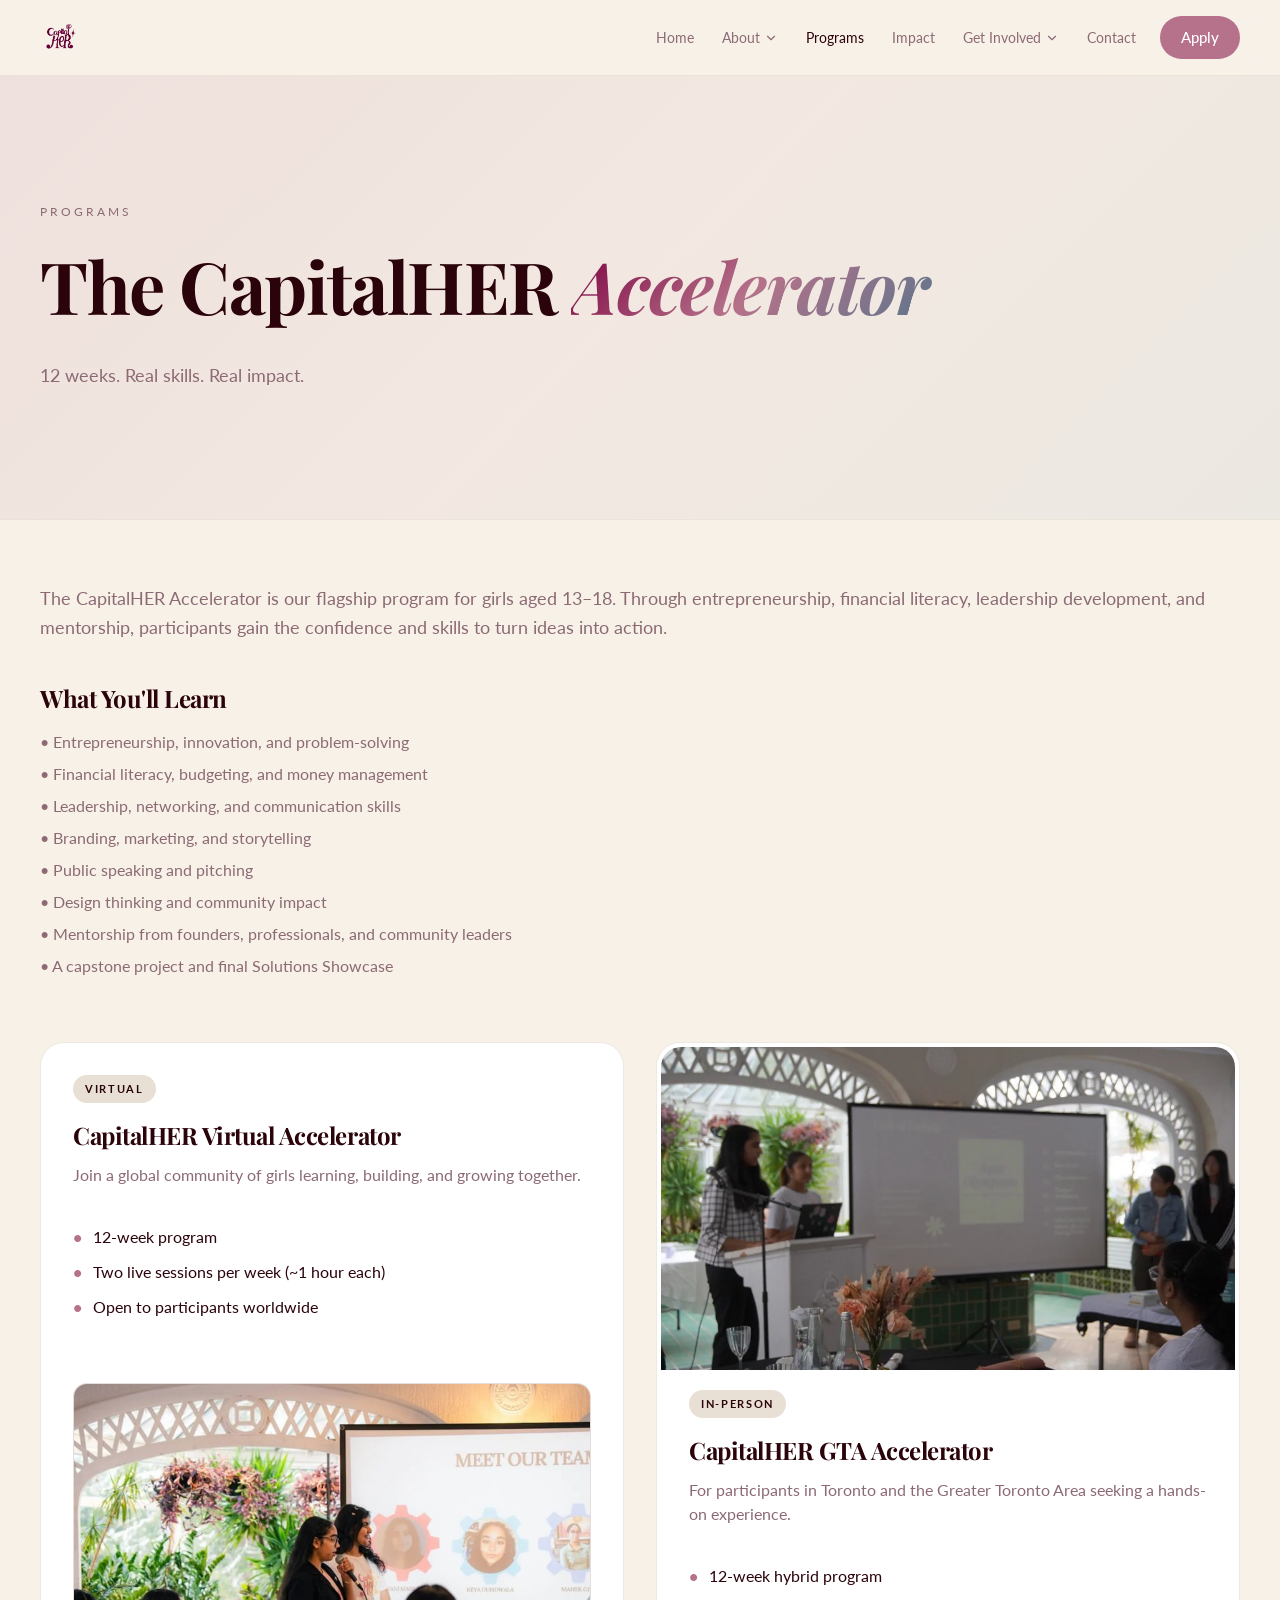
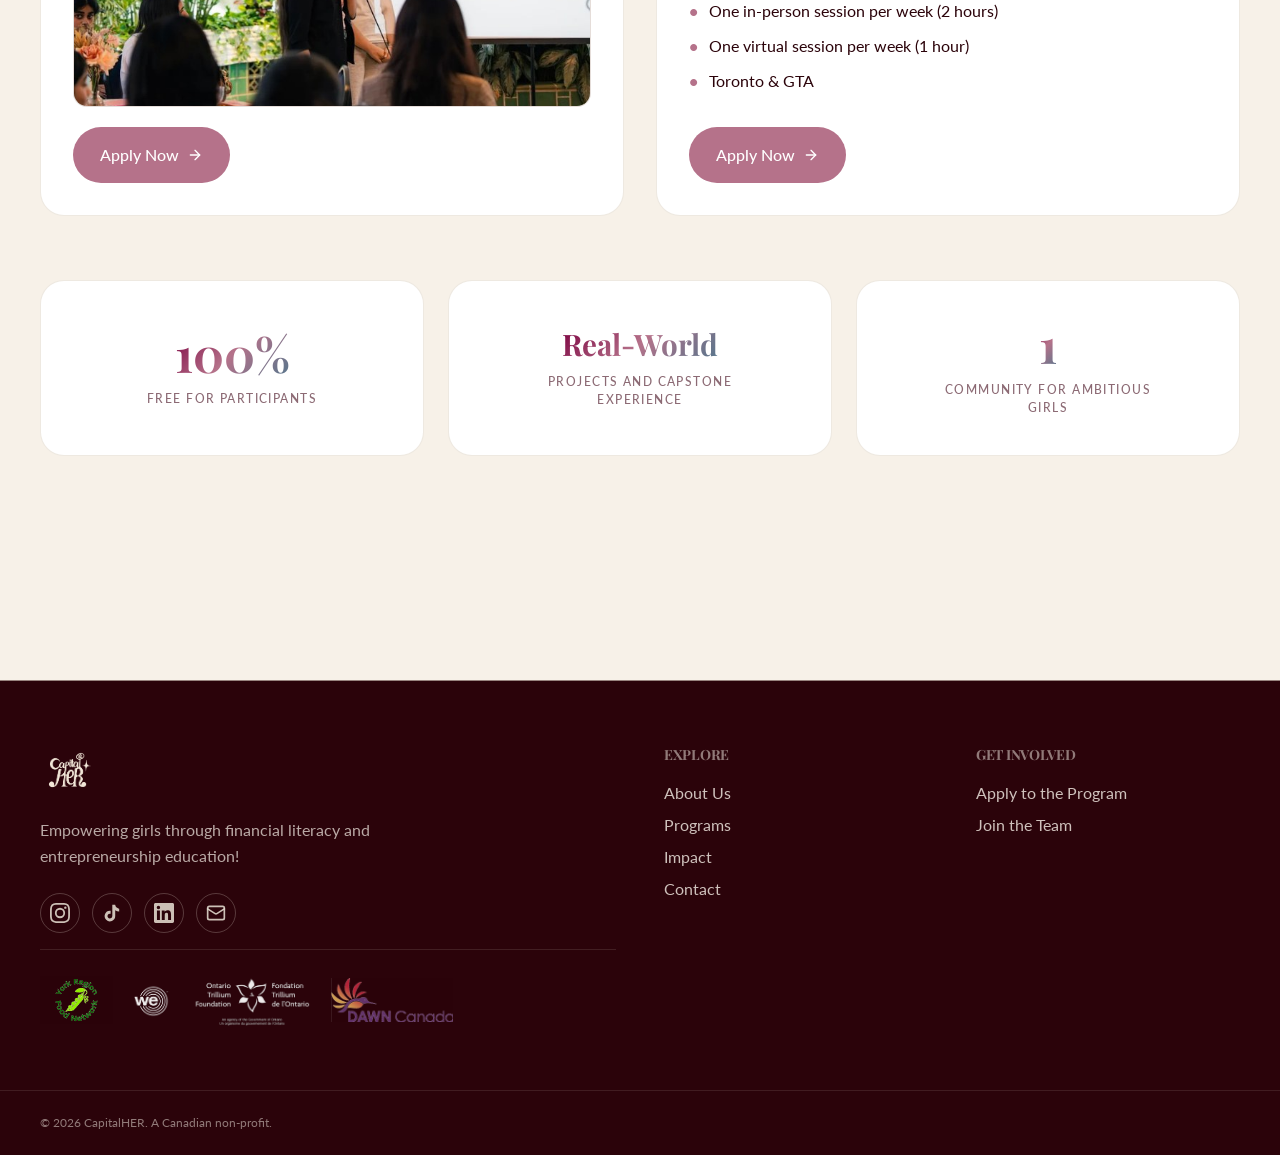
<file: programs.html>
<!DOCTYPE html>
<html lang="en">
<head>
  <meta charset="utf-8" />
  <meta name="viewport" content="width=device-width, initial-scale=1" />
  <link rel="stylesheet" href="assets/styles-BcEXsczJ.css" />
  <link rel="stylesheet" href="assets/site.css" />
  <title>Programs — CapitalHER</title>
  <meta name="description" content="The CapitalHER Accelerator — virtual and in-person cohorts for girls aged 13–18." />
</head>
<body>
<div class="min-h-screen flex flex-col">
<header class="site-header sticky top-0 z-50 backdrop-blur-md bg-background/75 border-b border-border/60">
  <div class="container-x flex items-center justify-between py-4">
    <a class="flex items-center gap-2 group" href="index.html">
      <img src="LogoBurgundy.png" alt="CapitalHER Logo" class="h-10 w-auto object-contain transition-transform group-hover:scale-105" />
    </a>
    <nav class="hidden md:flex items-center gap-1 text-sm">
      <a class="px-3 py-2 transition-colors text-muted-foreground hover:text-foreground" href="index.html">Home</a>
      <div class="relative group">
        <a class="inline-flex items-center gap-1 px-3 py-2 transition-colors text-muted-foreground hover:text-foreground" href="about.html">About <svg xmlns="http://www.w3.org/2000/svg" width="24" height="24" viewBox="0 0 24 24" fill="none" stroke="currentColor" stroke-width="2" stroke-linecap="round" stroke-linejoin="round" class="size-3.5 transition-transform group-hover:rotate-180" aria-hidden="true"><path d="m6 9 6 6 6-6"></path></svg></a>
        <div class="invisible opacity-0 translate-y-1 group-hover:visible group-hover:opacity-100 group-hover:translate-y-0 transition-all absolute left-0 top-full pt-2 min-w-56">
          <div class="rounded-2xl border border-border/60 bg-popover shadow-card overflow-hidden p-1.5">
            <a class="block rounded-xl px-3 py-2 text-sm text-muted-foreground hover:text-foreground hover:bg-muted/60" href="about.html">About Us</a>
            <a class="block rounded-xl px-3 py-2 text-sm text-muted-foreground hover:text-foreground hover:bg-muted/60" href="about-story.html">Our Story</a>
            <a class="block rounded-xl px-3 py-2 text-sm text-muted-foreground hover:text-foreground hover:bg-muted/60" href="about-team.html">Our Team</a>
          </div>
        </div>
      </div>
      <a class="px-3 py-2 transition-colors text-foreground" href="programs.html">Programs</a>
      <a class="px-3 py-2 transition-colors text-muted-foreground hover:text-foreground" href="impact.html">Impact</a>
      <div class="relative group">
        <a class="inline-flex items-center gap-1 px-3 py-2 transition-colors text-muted-foreground hover:text-foreground" href="get-involved-program.html">Get Involved <svg xmlns="http://www.w3.org/2000/svg" width="24" height="24" viewBox="0 0 24 24" fill="none" stroke="currentColor" stroke-width="2" stroke-linecap="round" stroke-linejoin="round" class="size-3.5 transition-transform group-hover:rotate-180" aria-hidden="true"><path d="m6 9 6 6 6-6"></path></svg></a>
        <div class="invisible opacity-0 translate-y-1 group-hover:visible group-hover:opacity-100 group-hover:translate-y-0 transition-all absolute left-0 top-full pt-2 min-w-56">
          <div class="rounded-2xl border border-border/60 bg-popover shadow-card overflow-hidden p-1.5">
            <a class="block rounded-xl px-3 py-2 text-sm text-muted-foreground hover:text-foreground hover:bg-muted/60" href="get-involved-program.html">Apply to the Program</a>
            <a class="block rounded-xl px-3 py-2 text-sm text-muted-foreground hover:text-foreground hover:bg-muted/60" href="get-involved-team.html">Join the Team</a>
          </div>
        </div>
      </div>
      <a class="px-3 py-2 transition-colors text-muted-foreground hover:text-foreground" href="contact.html">Contact</a>
      <a href="https://docs.google.com/forms/d/e/1FAIpQLSd05Qeqg9gSUNQsjSdl7lFkYlrqMrm3-Okaku0NjvJ37YdCRg/viewform?usp=sharing" target="_blank" rel="noopener noreferrer" class="ml-2 btn-magenta btn-magenta-sm">Apply</a>
    </nav>
    <button id="mobile-menu-toggle" type="button" class="md:hidden rounded-full p-2 hover:bg-muted" aria-label="Toggle menu" aria-expanded="false"><svg xmlns="http://www.w3.org/2000/svg" width="24" height="24" viewBox="0 0 24 24" fill="none" stroke="currentColor" stroke-width="2" stroke-linecap="round" stroke-linejoin="round" class="size-5" aria-hidden="true"><path d="M4 5h16"></path><path d="M4 12h16"></path><path d="M4 19h16"></path></svg></button>
  </div>
  <nav id="mobile-nav" class="mobile-nav-panel md:hidden hidden" aria-label="Mobile navigation">
    <a class="block rounded-xl px-3 py-2.5 text-muted-foreground hover:bg-muted/60" href="index.html">Home</a>
    <a class="block rounded-xl px-3 py-2.5 text-muted-foreground hover:bg-muted/60" href="about.html">About Us</a>
    <a class="block rounded-xl px-3 py-2.5 text-muted-foreground hover:bg-muted/60" href="about-story.html">Our Story</a>
    <a class="block rounded-xl px-3 py-2.5 text-muted-foreground hover:bg-muted/60" href="about-team.html">Our Team</a>
    <a class="block rounded-xl px-3 py-2.5 text-muted-foreground hover:bg-muted/60" href="programs.html">Programs</a>
    <a class="block rounded-xl px-3 py-2.5 text-muted-foreground hover:bg-muted/60" href="impact.html">Impact</a>
    <a class="block rounded-xl px-3 py-2.5 text-muted-foreground hover:bg-muted/60" href="get-involved-program.html">Apply to the Program</a>
    <a class="block rounded-xl px-3 py-2.5 text-muted-foreground hover:bg-muted/60" href="get-involved-team.html">Join the Team</a>
    <a class="block rounded-xl px-3 py-2.5 text-muted-foreground hover:bg-muted/60" href="contact.html">Contact</a>
    <a class="block rounded-xl px-3 py-2.5 mt-1 text-center btn-magenta btn-magenta-sm justify-center" href="https://docs.google.com/forms/d/e/1FAIpQLSd05Qeqg9gSUNQsjSdl7lFkYlrqMrm3-Okaku0NjvJ37YdCRg/viewform?usp=sharing" target="_blank" rel="noopener">Apply</a>
  </nav>
</header>
<main class="flex-1">
<section class="relative border-b border-border/60" style="overflow-x:hidden;overflow-y:visible">
  <div class="absolute inset-0 -z-10 opacity-[0.07]" style="background:var(--gradient-sunset)"></div>
  <div class="container-x py-24 md:py-32">
    <p class="text-xs uppercase tracking-[0.25em] text-muted-foreground mb-6">Programs</p>
    <h1 class="font-display text-5xl md:text-7xl max-w-4xl page-hero-title" style="line-height:1.15">The CapitalHER <span class="italic text-gradient">Accelerator</span></h1>
    <p class="mt-6 max-w-2xl text-lg text-muted-foreground leading-relaxed">12 weeks. Real skills. Real impact.</p>
  </div>
</section>

<section class="container-x py-16 max-w-3xl">
  <p class="text-lg text-muted-foreground leading-relaxed">The CapitalHER Accelerator is our flagship program for girls aged 13–18. Through entrepreneurship, financial literacy, leadership development, and mentorship, participants gain the confidence and skills to turn ideas into action.</p>
  <h3 class="font-display text-2xl mt-10 mb-4">What You'll Learn</h3>
  <ul class="space-y-2 text-muted-foreground">
    <li>• Entrepreneurship, innovation, and problem-solving</li>
    <li>• Financial literacy, budgeting, and money management</li>
    <li>• Leadership, networking, and communication skills</li>
    <li>• Branding, marketing, and storytelling</li>
    <li>• Public speaking and pitching</li>
    <li>• Design thinking and community impact</li>
    <li>• Mentorship from founders, professionals, and community leaders</li>
    <li>• A capstone project and final Solutions Showcase</li>
  </ul>
</section>

<section class="container-x section-block">
  <div class="programs-formats-grid">
    <div class="format-card">
      <span class="badge">Virtual</span>
      <h3 class="font-display text-2xl mb-3">CapitalHER Virtual Accelerator</h3>
      <p class="text-muted-foreground mb-4">Join a global community of girls learning, building, and growing together.</p>
      <ul>
        <li>12-week program</li>
        <li>Two live sessions per week (~1 hour each)</li>
        <li>Open to participants worldwide</li>
      </ul>
      <div class="format-card-photo format-card-photo--virtual" style="margin:1rem 0 1.25rem;border-radius:0.875rem;overflow:hidden;aspect-ratio:16/10;background:#f5f0eb;border:1px solid rgba(43,3,10,0.08)">
        <img src="assets/gallery/virtual-accelerator.jpg" alt="CapitalHER virtual accelerator session" style="width:100%;height:100%;object-fit:cover;object-position:center 38%;display:block" loading="lazy" />
      </div>
      <a href="https://docs.google.com/forms/d/e/1FAIpQLSd05Qeqg9gSUNQsjSdl7lFkYlrqMrm3-Okaku0NjvJ37YdCRg/viewform?usp=sharing" target="_blank" rel="noopener" class="btn-magenta mt-auto w-fit">Apply Now <svg xmlns="http://www.w3.org/2000/svg" width="24" height="24" viewBox="0 0 24 24" fill="none" stroke="currentColor" stroke-width="2" stroke-linecap="round" stroke-linejoin="round" class="size-4" aria-hidden="true"><path d="M5 12h14"></path><path d="m12 5 7 7-7 7"></path></svg></a>
    </div>
    <div class="format-card format-card--photo">
      <div style="margin:-1.75rem -1.75rem 1.25rem;border-radius:1.25rem 1.25rem 0 0;overflow:hidden;aspect-ratio:16/9;background:#f5f0eb">
        <img src="assets/gallery/workshop-presentation.jpg" alt="In-person CapitalHER workshop in the GTA" style="width:100%;height:100%;object-fit:cover;display:block" loading="lazy" />
      </div>
      <span class="badge">In-Person</span>
      <h3 class="font-display text-2xl mb-3">CapitalHER GTA Accelerator</h3>
      <p class="text-muted-foreground mb-4">For participants in Toronto and the Greater Toronto Area seeking a hands-on experience.</p>
      <ul>
        <li>12-week hybrid program</li>
        <li>One in-person session per week (2 hours)</li>
        <li>One virtual session per week (1 hour)</li>
        <li>Toronto & GTA</li>
      </ul>
      <a href="https://docs.google.com/forms/d/e/1FAIpQLSd05Qeqg9gSUNQsjSdl7lFkYlrqMrm3-Okaku0NjvJ37YdCRg/viewform?usp=sharing" target="_blank" rel="noopener" class="btn-magenta mt-auto w-fit">Apply Now <svg xmlns="http://www.w3.org/2000/svg" width="24" height="24" viewBox="0 0 24 24" fill="none" stroke="currentColor" stroke-width="2" stroke-linecap="round" stroke-linejoin="round" class="size-4" aria-hidden="true"><path d="M5 12h14"></path><path d="m12 5 7 7-7 7"></path></svg></a>
    </div>
  </div>
</section>

<section class="container-x section-block section-block--last">
  <div class="stat-grid stat-grid--3">
    <div class="stat-card"><p class="number text-gradient">100%</p><p class="stat-label">Free for participants</p></div>
    <div class="stat-card"><p class="number number--phrase text-gradient">Real-World</p><p class="stat-label">Projects and capstone experience</p></div>
    <div class="stat-card"><p class="number text-gradient">1</p><p class="stat-label">Community for ambitious girls</p></div>
  </div>
</section>
</main>
<footer class="mt-32 border-t border-border/60 bg-foreground text-background">
  <div class="container-x py-16 grid gap-12 md:grid-cols-4">
    <div class="md:col-span-2 space-y-4">
      <img src="LogoCream.png" alt="CapitalHER Logo" class="h-14 w-auto object-contain" />
      <p class="text-background/70 max-w-sm leading-relaxed">Empowering girls through financial literacy and entrepreneurship education!</p>
      <div class="flex gap-3 pt-2" style="display:flex;gap:0.75rem;padding-top:0.5rem">
        <a href="https://www.instagram.com/itscapitalher/" target="_blank" rel="noopener noreferrer" aria-label="Instagram" class="footer-social-link" style="display:grid;place-items:center;width:2.5rem;height:2.5rem;border-radius:9999px;border:1px solid rgba(227,219,206,0.25);color:rgba(227,219,206,0.88);transition:color .2s,border-color .2s,background .2s"><svg xmlns="http://www.w3.org/2000/svg" width="20" height="20" viewBox="0 0 24 24" fill="currentColor" aria-hidden="true"><path d="M12 2.163c3.204 0 3.584.012 4.85.07 3.252.148 4.771 1.691 4.919 4.919.058 1.265.069 1.645.069 4.849 0 3.205-.012 3.584-.069 4.849-.149 3.225-1.664 4.771-4.919 4.919-1.266.058-1.644.07-4.85.07-3.204 0-3.584-.012-4.849-.07-3.26-.149-4.771-1.699-4.919-4.92-.058-1.265-.07-1.644-.07-4.849 0-3.204.013-3.583.07-4.849.149-3.227 1.664-4.771 4.919-4.919 1.266-.057 1.645-.069 4.849-.069zM12 0C8.741 0 8.333.014 7.053.072 2.695.272.273 2.69.073 7.052.014 8.333 0 8.741 0 12c0 3.259.014 3.668.072 4.948.2 4.358 2.618 6.78 6.98 6.98C8.333 23.986 8.741 24 12 24c3.259 0 3.668-.014 4.948-.072 4.354-.2 6.782-2.618 6.979-6.98.059-1.28.073-1.689.073-4.948 0-3.259-.014-3.667-.072-4.947-.196-4.354-2.617-6.78-6.979-6.98C15.668.014 15.259 0 12 0zm0 5.838a6.162 6.162 0 1 0 0 12.324 6.162 6.162 0 0 0 0-12.324zM12 16a4 4 0 1 1 0-8 4 4 0 0 1 0 8zm6.406-11.845a1.44 1.44 0 1 0 0 2.881 1.44 1.44 0 0 0 0-2.881z"/></svg></a>
        <a href="https://www.tiktok.com/@itscapitalher" target="_blank" rel="noopener noreferrer" aria-label="TikTok" class="footer-social-link" style="display:grid;place-items:center;width:2.5rem;height:2.5rem;border-radius:9999px;border:1px solid rgba(227,219,206,0.25);color:rgba(227,219,206,0.88);transition:color .2s,border-color .2s,background .2s"><svg xmlns="http://www.w3.org/2000/svg" width="20" height="20" viewBox="0 0 24 24" fill="currentColor" aria-hidden="true"><path d="M19.59 6.69a4.83 4.83 0 0 1-3.77-4.25V2h-3.45v13.67a2.89 2.89 0 0 1-5.2 1.74 2.89 2.89 0 0 1 2.31-4.64 2.93 2.93 0 0 1 .88.13V9.4a6.84 6.84 0 0 0-1-.05A6.33 6.33 0 0 0 5 20.1a6.34 6.34 0 0 0 10.86-4.43v-7a8.16 8.16 0 0 0 4.77 1.52v-3.4a4.85 4.85 0 0 1-1-.1z"/></svg></a>
        <a href="https://www.linkedin.com/company/capitalher/" target="_blank" rel="noopener noreferrer" aria-label="LinkedIn" class="footer-social-link" style="display:grid;place-items:center;width:2.5rem;height:2.5rem;border-radius:9999px;border:1px solid rgba(227,219,206,0.25);color:rgba(227,219,206,0.88);transition:color .2s,border-color .2s,background .2s"><svg xmlns="http://www.w3.org/2000/svg" width="20" height="20" viewBox="0 0 24 24" fill="currentColor" aria-hidden="true"><path d="M20.447 20.452h-3.554v-5.569c0-1.328-.027-3.037-1.852-3.037-1.853 0-2.136 1.445-2.136 2.939v5.667H9.351V9h3.414v1.561h.046c.477-.9 1.637-1.85 3.37-1.85 3.601 0 4.267 2.37 4.267 5.455v6.286zM5.337 7.433a2.062 2.062 0 0 1-2.063-2.065 2.064 2.064 0 1 1 2.063 2.065zm1.782 13.019H3.555V9h3.564v11.452zM22.225 0H1.771C.792 0 0 .774 0 1.729v20.542C0 23.227.792 24 1.771 24h20.451C23.2 24 24 23.227 24 22.271V1.729C24 .774 23.2 0 22.222 0h.003z"/></svg></a>
        <a href="mailto:hello@capitalher.ca" aria-label="Email" class="footer-social-link" style="display:grid;place-items:center;width:2.5rem;height:2.5rem;border-radius:9999px;border:1px solid rgba(227,219,206,0.25);color:rgba(227,219,206,0.88);transition:color .2s,border-color .2s,background .2s"><svg xmlns="http://www.w3.org/2000/svg" width="20" height="20" viewBox="0 0 24 24" fill="none" stroke="currentColor" stroke-width="2" stroke-linecap="round" stroke-linejoin="round" aria-hidden="true"><rect width="20" height="16" x="2" y="4" rx="2"></rect><path d="m22 7-8.97 5.7a1.94 1.94 0 0 1-2.06 0L2 7"></path></svg></a>
      </div>

      <div class="footer-partners" style="border-top:1px solid rgba(227,219,206,0.12);padding-top:1.5rem;margin-top:1rem;display:flex;flex-wrap:wrap;align-items:center;gap:1.25rem">
        <img src="assets/partners/york-region-food-network.png" alt="York Region Food Network" style="height:3rem;width:auto;max-width:11rem;object-fit:contain;opacity:0.92" />
        <img src="assets/partners/we.png" alt="WE" style="height:3rem;width:auto;max-width:11rem;object-fit:contain;opacity:0.92;height:2.25rem;max-width:4rem" />
        <img src="assets/partners/ontario-trillium-foundation.png" alt="Ontario Trillium Foundation — An agency of the Government of Ontario" style="height:3rem;width:auto;max-width:11rem;object-fit:contain;opacity:0.92;height:3.25rem;max-width:16rem" />
        <img src="assets/partners/dawn-canada.png" alt="DAWN Canada" style="height:3rem;width:auto;max-width:11rem;object-fit:contain;opacity:0.92;height:2.75rem;max-width:9rem" />
      </div>
    </div>
    <div>
      <h4 class="text-sm uppercase tracking-widest text-background/50 mb-4 font-medium">Explore</h4>
      <ul class="space-y-2 text-background/80">
        <li><a href="about.html" class="hover:text-background">About Us</a></li>
        <li><a href="programs.html" class="hover:text-background">Programs</a></li>
        <li><a href="impact.html" class="hover:text-background">Impact</a></li>
        <li><a href="contact.html" class="hover:text-background">Contact</a></li>
      </ul>
    </div>
    <div>
      <h4 class="text-sm uppercase tracking-widest text-background/50 mb-4 font-medium">Get Involved</h4>
      <ul class="space-y-2 text-background/80">
        <li><a href="https://docs.google.com/forms/d/e/1FAIpQLSd05Qeqg9gSUNQsjSdl7lFkYlrqMrm3-Okaku0NjvJ37YdCRg/viewform?usp=sharing" target="_blank" rel="noopener" class="hover:text-background">Apply to the Program</a></li>
        <li><a href="get-involved-team.html" class="hover:text-background">Join the Team</a></li>
      </ul>
    </div>
  </div>
  <div class="border-t border-background/10">
    <div class="container-x py-6 text-center md:text-left text-xs text-background/50">
      <p>© 2026 CapitalHER. A Canadian non-profit.</p>
    </div>
  </div>
</footer>
</div>
<script src="script.js"></script>
</body>
</html>
</file>
<file: assets/styles-BcEXsczJ.css>
@import"https://fonts.googleapis.com/css2?family=Lato:ital,wght@0,300;0,400;0,700;1,400&family=Playfair+Display:ital,wght@0,400..900;1,400..900&display=swap";@layer components;@layer properties{@supports (((-webkit-hyphens:none)) and (not (margin-trim:inline))) or ((-moz-orient:inline) and (not (color:rgb(from red r g b)))){*,:before,:after,::backdrop{--tw-translate-x:0;--tw-translate-y:0;--tw-translate-z:0;--tw-rotate-x:initial;--tw-rotate-y:initial;--tw-rotate-z:initial;--tw-skew-x:initial;--tw-skew-y:initial;--tw-space-y-reverse:0;--tw-space-x-reverse:0;--tw-border-style:solid;--tw-gradient-position:initial;--tw-gradient-from:#0000;--tw-gradient-via:#0000;--tw-gradient-to:#0000;--tw-gradient-stops:initial;--tw-gradient-via-stops:initial;--tw-gradient-from-position:0%;--tw-gradient-via-position:50%;--tw-gradient-to-position:100%;--tw-leading:initial;--tw-font-weight:initial;--tw-tracking:initial;--tw-ordinal:initial;--tw-slashed-zero:initial;--tw-numeric-figure:initial;--tw-numeric-spacing:initial;--tw-numeric-fraction:initial;--tw-shadow:0 0 #0000;--tw-shadow-color:initial;--tw-shadow-alpha:100%;--tw-inset-shadow:0 0 #0000;--tw-inset-shadow-color:initial;--tw-inset-shadow-alpha:100%;--tw-ring-color:initial;--tw-ring-shadow:0 0 #0000;--tw-inset-ring-color:initial;--tw-inset-ring-shadow:0 0 #0000;--tw-ring-inset:initial;--tw-ring-offset-width:0px;--tw-ring-offset-color:#fff;--tw-ring-offset-shadow:0 0 #0000;--tw-outline-style:solid;--tw-blur:initial;--tw-brightness:initial;--tw-contrast:initial;--tw-grayscale:initial;--tw-hue-rotate:initial;--tw-invert:initial;--tw-opacity:initial;--tw-saturate:initial;--tw-sepia:initial;--tw-drop-shadow:initial;--tw-drop-shadow-color:initial;--tw-drop-shadow-alpha:100%;--tw-drop-shadow-size:initial;--tw-backdrop-blur:initial;--tw-backdrop-brightness:initial;--tw-backdrop-contrast:initial;--tw-backdrop-grayscale:initial;--tw-backdrop-hue-rotate:initial;--tw-backdrop-invert:initial;--tw-backdrop-opacity:initial;--tw-backdrop-saturate:initial;--tw-backdrop-sepia:initial;--tw-duration:initial;--tw-ease:initial;--tw-scale-x:1;--tw-scale-y:1;--tw-scale-z:1;--tw-content:"";--tw-animation-delay:0s;--tw-animation-direction:normal;--tw-animation-duration:initial;--tw-animation-fill-mode:none;--tw-animation-iteration-count:1;--tw-enter-blur:0;--tw-enter-opacity:1;--tw-enter-rotate:0;--tw-enter-scale:1;--tw-enter-translate-x:0;--tw-enter-translate-y:0;--tw-exit-blur:0;--tw-exit-opacity:1;--tw-exit-rotate:0;--tw-exit-scale:1;--tw-exit-translate-x:0;--tw-exit-translate-y:0}}}@layer theme{:root,:host{--font-sans:"Lato", sans-serif;--font-mono:ui-monospace, SFMono-Regular, Menlo, Monaco, Consolas, "Liberation Mono", "Courier New", monospace;--color-black:#000;--spacing:.25rem;--container-sm:24rem;--container-md:28rem;--container-lg:32rem;--container-xl:36rem;--container-2xl:42rem;--container-3xl:48rem;--container-4xl:56rem;--container-5xl:64rem;--container-7xl:80rem;--text-xs:.75rem;--text-xs--line-height:calc(1 / .75);--text-sm:.875rem;--text-sm--line-height:calc(1.25 / .875);--text-base:1rem;--text-base--line-height: 1.5 ;--text-lg:1.125rem;--text-lg--line-height:calc(1.75 / 1.125);--text-xl:1.25rem;--text-xl--line-height:calc(1.75 / 1.25);--text-2xl:1.5rem;--text-2xl--line-height:calc(2 / 1.5);--text-3xl:1.875rem;--text-3xl--line-height: 1.2 ;--text-4xl:2.25rem;--text-4xl--line-height:calc(2.5 / 2.25);--text-5xl:3rem;--text-5xl--line-height:1;--text-6xl:3.75rem;--text-6xl--line-height:1;--text-7xl:4.5rem;--text-7xl--line-height:1;--text-8xl:6rem;--text-8xl--line-height:1;--font-weight-light:300;--font-weight-normal:400;--font-weight-medium:500;--font-weight-semibold:600;--font-weight-bold:700;--tracking-tight:-.025em;--tracking-wider:.05em;--tracking-widest:.1em;--leading-relaxed:1.625;--ease-out:cubic-bezier(0, 0, .2, 1);--ease-in-out:cubic-bezier(.4, 0, .2, 1);--animate-pulse:pulse 2s cubic-bezier(.4, 0, .6, 1) infinite;--blur-sm:8px;--blur-md:12px;--blur-3xl:64px;--aspect-video:16 / 9;--default-transition-duration:.15s;--default-transition-timing-function:cubic-bezier(.4, 0, .2, 1);--default-font-family:"Lato", sans-serif;--default-mono-font-family:var(--font-mono);--font-display:"Playfair Display", serif;--font-accent:"Amoresa", serif;--font-subheading:"Perandory Semi", serif;--color-background:var(--background);--color-foreground:var(--foreground);--color-border:var(--border)}}@layer base{*,:after,:before,::backdrop{box-sizing:border-box;border:0 solid;margin:0;padding:0}::file-selector-button{box-sizing:border-box;border:0 solid;margin:0;padding:0}html,:host{-webkit-text-size-adjust:100%;tab-size:4;line-height:1.5;font-family:var(--default-font-family,ui-sans-serif, system-ui, sans-serif, "Apple Color Emoji", "Segoe UI Emoji", "Segoe UI Symbol", "Noto Color Emoji");font-feature-settings:var(--default-font-feature-settings,normal);font-variation-settings:var(--default-font-variation-settings,normal);-webkit-tap-highlight-color:transparent}hr{height:0;color:inherit;border-top-width:1px}abbr:where([title]){-webkit-text-decoration:underline dotted;text-decoration:underline dotted}h1,h2,h3,h4,h5,h6{font-size:inherit;font-weight:inherit}a{color:inherit;-webkit-text-decoration:inherit;text-decoration:inherit}b,strong{font-weight:bolder}code,kbd,samp,pre{font-family:var(--default-mono-font-family,ui-monospace, SFMono-Regular, Menlo, Monaco, Consolas, "Liberation Mono", "Courier New", monospace);font-feature-settings:var(--default-mono-font-feature-settings,normal);font-variation-settings:var(--default-mono-font-variation-settings,normal);font-size:1em}small{font-size:80%}sub,sup{vertical-align:baseline;font-size:75%;line-height:0;position:relative}sub{bottom:-.25em}sup{top:-.5em}table{text-indent:0;border-color:inherit;border-collapse:collapse}:-moz-focusring{outline:auto}progress{vertical-align:baseline}summary{display:list-item}ol,ul,menu{list-style:none}img,svg,video,canvas,audio,iframe,embed,object{vertical-align:middle;display:block}img,video{max-width:100%;height:auto}button,input,select,optgroup,textarea{font:inherit;font-feature-settings:inherit;font-variation-settings:inherit;letter-spacing:inherit;color:inherit;opacity:1;background-color:#0000;border-radius:0}::file-selector-button{font:inherit;font-feature-settings:inherit;font-variation-settings:inherit;letter-spacing:inherit;color:inherit;opacity:1;background-color:#0000;border-radius:0}:where(select:is([multiple],[size])) optgroup{font-weight:bolder}:where(select:is([multiple],[size])) optgroup option{padding-inline-start:20px}::file-selector-button{margin-inline-end:4px}::placeholder{opacity:1}@supports (not ((-webkit-appearance:-apple-pay-button))) or (contain-intrinsic-size:1px){::placeholder{color:currentColor}@supports (color:color-mix(in lab,red,red)){::placeholder{color:color-mix(in oklab,currentcolor 50%,transparent)}}}textarea{resize:vertical}::-webkit-search-decoration{-webkit-appearance:none}::-webkit-date-and-time-value{min-height:1lh;text-align:inherit}::-webkit-datetime-edit{display:inline-flex}::-webkit-datetime-edit-fields-wrapper{padding:0}::-webkit-datetime-edit{padding-block:0}::-webkit-datetime-edit-year-field{padding-block:0}::-webkit-datetime-edit-month-field{padding-block:0}::-webkit-datetime-edit-day-field{padding-block:0}::-webkit-datetime-edit-hour-field{padding-block:0}::-webkit-datetime-edit-minute-field{padding-block:0}::-webkit-datetime-edit-second-field{padding-block:0}::-webkit-datetime-edit-millisecond-field{padding-block:0}::-webkit-datetime-edit-meridiem-field{padding-block:0}::-webkit-calendar-picker-indicator{line-height:1}:-moz-ui-invalid{box-shadow:none}button,input:where([type=button],[type=reset],[type=submit]){appearance:button}::file-selector-button{appearance:button}::-webkit-inner-spin-button{height:auto}::-webkit-outer-spin-button{height:auto}[hidden]:where(:not([hidden=until-found])){display:none!important}*{border-color:var(--color-border)}html{scroll-behavior:smooth}body{background-color:var(--color-background);color:var(--color-foreground);font-family:var(--font-sans);font-feature-settings:"ss01","cv11"}h1{font-family:var(--font-display);letter-spacing:-.02em;font-weight:700}h2,h3,h4{font-family:var(--font-subheading);letter-spacing:.05em;font-weight:400}::selection{background:var(--magenta);color:#fff}}@layer utilities{.pointer-events-none{pointer-events:none}.invisible{visibility:hidden}.sr-only{clip-path:inset(50%);white-space:nowrap;border-width:0;width:1px;height:1px;margin:-1px;padding:0;position:absolute;overflow:hidden}.absolute{position:absolute}.fixed{position:fixed}.relative{position:relative}.sticky{position:sticky}.inset-0{inset:calc(var(--spacing) * 0)}.inset-x-0{inset-inline:calc(var(--spacing) * 0)}.inset-y-0{inset-block:calc(var(--spacing) * 0)}.-top-10{top:calc(var(--spacing) * -10)}.-top-12{top:calc(var(--spacing) * -12)}.-top-20{top:calc(var(--spacing) * -20)}.-top-32{top:calc(var(--spacing) * -32)}.top-0{top:calc(var(--spacing) * 0)}.top-1\.5{top:calc(var(--spacing) * 1.5)}.top-1\/2{top:50%}.top-2{top:calc(var(--spacing) * 2)}.top-3\.5{top:calc(var(--spacing) * 3.5)}.top-4{top:calc(var(--spacing) * 4)}.top-6{top:calc(var(--spacing) * 6)}.top-10{top:calc(var(--spacing) * 10)}.top-20{top:calc(var(--spacing) * 20)}.top-\[1px\]{top:1px}.top-\[10\%\]{top:10%}.top-\[20\%\]{top:20%}.top-\[30\%\]{top:30%}.top-\[50\%\]{top:50%}.top-\[60\%\]{top:60%}.top-full{top:100%}.-right-10{right:calc(var(--spacing) * -10)}.-right-12{right:calc(var(--spacing) * -12)}.-right-20{right:calc(var(--spacing) * -20)}.-right-32{right:calc(var(--spacing) * -32)}.right-0{right:calc(var(--spacing) * 0)}.right-1{right:calc(var(--spacing) * 1)}.right-2{right:calc(var(--spacing) * 2)}.right-3{right:calc(var(--spacing) * 3)}.right-4{right:calc(var(--spacing) * 4)}.right-10{right:calc(var(--spacing) * 10)}.right-20{right:calc(var(--spacing) * 20)}.right-\[5\%\]{right:5%}.right-\[10\%\]{right:10%}.right-\[15\%\]{right:15%}.-bottom-12{bottom:calc(var(--spacing) * -12)}.bottom-0{bottom:calc(var(--spacing) * 0)}.bottom-10{bottom:calc(var(--spacing) * 10)}.bottom-\[5\%\]{bottom:5%}.bottom-\[20\%\]{bottom:20%}.bottom-\[40\%\]{bottom:40%}.-left-1\.5{left:calc(var(--spacing) * -1.5)}.-left-10{left:calc(var(--spacing) * -10)}.-left-12{left:calc(var(--spacing) * -12)}.-left-16{left:calc(var(--spacing) * -16)}.left-0{left:calc(var(--spacing) * 0)}.left-1\/2{left:50%}.left-1\/4{left:25%}.left-2{left:calc(var(--spacing) * 2)}.left-6{left:calc(var(--spacing) * 6)}.left-10{left:calc(var(--spacing) * 10)}.left-20{left:calc(var(--spacing) * 20)}.left-\[5\%\]{left:5%}.left-\[10\%\]{left:10%}.left-\[50\%\]{left:50%}.-z-10{z-index:-10}.z-10{z-index:10}.z-20{z-index:20}.z-50{z-index:50}.z-\[1\]{z-index:1}.order-1{order:1}.order-2{order:2}.-mx-1{margin-inline:calc(var(--spacing) * -1)}.mx-2{margin-inline:calc(var(--spacing) * 2)}.mx-3\.5{margin-inline:calc(var(--spacing) * 3.5)}.mx-auto{margin-inline:auto}.my-0\.5{margin-block:calc(var(--spacing) * .5)}.my-1{margin-block:calc(var(--spacing) * 1)}.-mt-4{margin-top:calc(var(--spacing) * -4)}.mt-1{margin-top:calc(var(--spacing) * 1)}.mt-1\.5{margin-top:calc(var(--spacing) * 1.5)}.mt-2{margin-top:calc(var(--spacing) * 2)}.mt-3{margin-top:calc(var(--spacing) * 3)}.mt-4{margin-top:calc(var(--spacing) * 4)}.mt-6{margin-top:calc(var(--spacing) * 6)}.mt-8{margin-top:calc(var(--spacing) * 8)}.mt-10{margin-top:calc(var(--spacing) * 10)}.mt-20{margin-top:calc(var(--spacing) * 20)}.mt-24{margin-top:calc(var(--spacing) * 24)}.mt-32{margin-top:calc(var(--spacing) * 32)}.mt-auto{margin-top:auto}.mr-2{margin-right:calc(var(--spacing) * 2)}.mb-1{margin-bottom:calc(var(--spacing) * 1)}.mb-2{margin-bottom:calc(var(--spacing) * 2)}.mb-3{margin-bottom:calc(var(--spacing) * 3)}.mb-4{margin-bottom:calc(var(--spacing) * 4)}.mb-6{margin-bottom:calc(var(--spacing) * 6)}.mb-8{margin-bottom:calc(var(--spacing) * 8)}.mb-10{margin-bottom:calc(var(--spacing) * 10)}.mb-12{margin-bottom:calc(var(--spacing) * 12)}.mb-16{margin-bottom:calc(var(--spacing) * 16)}.-ml-4{margin-left:calc(var(--spacing) * -4)}.ml-1{margin-left:calc(var(--spacing) * 1)}.ml-2{margin-left:calc(var(--spacing) * 2)}.ml-auto{margin-left:auto}.block{display:block}.flex{display:flex}.grid{display:grid}.hidden{display:none}.inline-flex{display:inline-flex}.table{display:table}.aspect-\[3\/1\]{aspect-ratio:3}.aspect-\[3\/4\]{aspect-ratio:3/4}.aspect-\[4\/3\]{aspect-ratio:4/3}.aspect-\[4\/5\]{aspect-ratio:4/5}.aspect-square{aspect-ratio:1}.aspect-video{aspect-ratio:var(--aspect-video)}.size-\(--cell-size\){width:var(--cell-size);height:var(--cell-size)}.size-3{width:calc(var(--spacing) * 3);height:calc(var(--spacing) * 3)}.size-3\.5{width:calc(var(--spacing) * 3.5);height:calc(var(--spacing) * 3.5)}.size-4{width:calc(var(--spacing) * 4);height:calc(var(--spacing) * 4)}.size-5{width:calc(var(--spacing) * 5);height:calc(var(--spacing) * 5)}.size-8{width:calc(var(--spacing) * 8);height:calc(var(--spacing) * 8)}.size-9{width:calc(var(--spacing) * 9);height:calc(var(--spacing) * 9)}.size-10{width:calc(var(--spacing) * 10);height:calc(var(--spacing) * 10)}.size-11{width:calc(var(--spacing) * 11);height:calc(var(--spacing) * 11)}.size-12{width:calc(var(--spacing) * 12);height:calc(var(--spacing) * 12)}.size-96{width:calc(var(--spacing) * 96);height:calc(var(--spacing) * 96)}.h-\(--cell-size\){height:var(--cell-size)}.h-1\.5{height:calc(var(--spacing) * 1.5)}.h-2{height:calc(var(--spacing) * 2)}.h-2\.5{height:calc(var(--spacing) * 2.5)}.h-3{height:calc(var(--spacing) * 3)}.h-3\.5{height:calc(var(--spacing) * 3.5)}.h-4{height:calc(var(--spacing) * 4)}.h-5{height:calc(var(--spacing) * 5)}.h-6{height:calc(var(--spacing) * 6)}.h-7{height:calc(var(--spacing) * 7)}.h-8{height:calc(var(--spacing) * 8)}.h-9{height:calc(var(--spacing) * 9)}.h-10{height:calc(var(--spacing) * 10)}.h-12{height:calc(var(--spacing) * 12)}.h-14{height:calc(var(--spacing) * 14)}.h-15{height:calc(var(--spacing) * 15)}.h-16{height:calc(var(--spacing) * 16)}.h-20{height:calc(var(--spacing) * 20)}.h-24{height:calc(var(--spacing) * 24)}.h-32{height:calc(var(--spacing) * 32)}.h-40{height:calc(var(--spacing) * 40)}.h-48{height:calc(var(--spacing) * 48)}.h-\[1px\]{height:1px}.h-\[92vh\]{height:92vh}.h-\[var\(--radix-navigation-menu-viewport-height\)\]{height:var(--radix-navigation-menu-viewport-height)}.h-\[var\(--radix-select-trigger-height\)\]{height:var(--radix-select-trigger-height)}.h-auto{height:auto}.h-full{height:100%}.h-px{height:1px}.h-svh{height:100svh}.max-h-\(--radix-context-menu-content-available-height\){max-height:var(--radix-context-menu-content-available-height)}.max-h-\(--radix-select-content-available-height\){max-height:var(--radix-select-content-available-height)}.max-h-\[300px\]{max-height:300px}.max-h-\[var\(--radix-dropdown-menu-content-available-height\)\]{max-height:var(--radix-dropdown-menu-content-available-height)}.min-h-0{min-height:calc(var(--spacing) * 0)}.min-h-\[60px\]{min-height:60px}.min-h-\[640px\]{min-height:640px}.min-h-screen{min-height:100vh}.min-h-svh{min-height:100svh}.w-\(--cell-size\){width:var(--cell-size)}.w-\(--sidebar-width\){width:var(--sidebar-width)}.w-0{width:calc(var(--spacing) * 0)}.w-1{width:calc(var(--spacing) * 1)}.w-2{width:calc(var(--spacing) * 2)}.w-2\.5{width:calc(var(--spacing) * 2.5)}.w-3{width:calc(var(--spacing) * 3)}.w-3\.5{width:calc(var(--spacing) * 3.5)}.w-3\/4{width:75%}.w-4{width:calc(var(--spacing) * 4)}.w-5{width:calc(var(--spacing) * 5)}.w-6{width:calc(var(--spacing) * 6)}.w-7{width:calc(var(--spacing) * 7)}.w-8{width:calc(var(--spacing) * 8)}.w-9{width:calc(var(--spacing) * 9)}.w-10{width:calc(var(--spacing) * 10)}.w-12{width:calc(var(--spacing) * 12)}.w-16{width:calc(var(--spacing) * 16)}.w-20{width:calc(var(--spacing) * 20)}.w-24{width:calc(var(--spacing) * 24)}.w-32{width:calc(var(--spacing) * 32)}.w-40{width:calc(var(--spacing) * 40)}.w-48{width:calc(var(--spacing) * 48)}.w-64{width:calc(var(--spacing) * 64)}.w-72{width:calc(var(--spacing) * 72)}.w-\[1px\]{width:1px}.w-\[100px\]{width:100px}.w-auto{width:auto}.w-fit{width:fit-content}.w-full{width:100%}.w-max{width:max-content}.w-px{width:1px}.max-w-\(--skeleton-width\){max-width:var(--skeleton-width)}.max-w-2xl{max-width:var(--container-2xl)}.max-w-3xl{max-width:var(--container-3xl)}.max-w-4xl{max-width:var(--container-4xl)}.max-w-5xl{max-width:var(--container-5xl)}.max-w-7xl{max-width:var(--container-7xl)}.max-w-lg{max-width:var(--container-lg)}.max-w-max{max-width:max-content}.max-w-md{max-width:var(--container-md)}.max-w-sm{max-width:var(--container-sm)}.max-w-xl{max-width:var(--container-xl)}.min-w-\(--cell-size\){min-width:var(--cell-size)}.min-w-0{min-width:calc(var(--spacing) * 0)}.min-w-5{min-width:calc(var(--spacing) * 5)}.min-w-8{min-width:calc(var(--spacing) * 8)}.min-w-9{min-width:calc(var(--spacing) * 9)}.min-w-10{min-width:calc(var(--spacing) * 10)}.min-w-56{min-width:calc(var(--spacing) * 56)}.min-w-\[8rem\]{min-width:8rem}.min-w-\[12rem\]{min-width:12rem}.min-w-\[var\(--radix-select-trigger-width\)\]{min-width:var(--radix-select-trigger-width)}.flex-1{flex:1}.shrink-0{flex-shrink:0}.grow{flex-grow:1}.grow-0{flex-grow:0}.basis-full{flex-basis:100%}.caption-bottom{caption-side:bottom}.border-collapse{border-collapse:collapse}.origin-\(--radix-context-menu-content-transform-origin\){transform-origin:var(--radix-context-menu-content-transform-origin)}.origin-\(--radix-dropdown-menu-content-transform-origin\){transform-origin:var(--radix-dropdown-menu-content-transform-origin)}.origin-\(--radix-hover-card-content-transform-origin\){transform-origin:var(--radix-hover-card-content-transform-origin)}.origin-\(--radix-menubar-content-transform-origin\){transform-origin:var(--radix-menubar-content-transform-origin)}.origin-\(--radix-popover-content-transform-origin\){transform-origin:var(--radix-popover-content-transform-origin)}.origin-\(--radix-select-content-transform-origin\){transform-origin:var(--radix-select-content-transform-origin)}.origin-\(--radix-tooltip-content-transform-origin\){transform-origin:var(--radix-tooltip-content-transform-origin)}.-translate-x-1\/2{--tw-translate-x: -50% ;translate:var(--tw-translate-x) var(--tw-translate-y)}.-translate-x-px{--tw-translate-x:-1px;translate:var(--tw-translate-x) var(--tw-translate-y)}.translate-x-\[-50\%\]{--tw-translate-x:-50%;translate:var(--tw-translate-x) var(--tw-translate-y)}.translate-x-px{--tw-translate-x:1px;translate:var(--tw-translate-x) var(--tw-translate-y)}.-translate-y-1\/2{--tw-translate-y: -50% ;translate:var(--tw-translate-x) var(--tw-translate-y)}.translate-y-0{--tw-translate-y:calc(var(--spacing) * 0);translate:var(--tw-translate-x) var(--tw-translate-y)}.translate-y-1{--tw-translate-y:calc(var(--spacing) * 1);translate:var(--tw-translate-x) var(--tw-translate-y)}.translate-y-10{--tw-translate-y:calc(var(--spacing) * 10);translate:var(--tw-translate-x) var(--tw-translate-y)}.translate-y-\[-50\%\]{--tw-translate-y:-50%;translate:var(--tw-translate-x) var(--tw-translate-y)}.-rotate-12{rotate:-12deg}.rotate-12{rotate:12deg}.rotate-45{rotate:45deg}.rotate-90{rotate:90deg}.transform{transform:var(--tw-rotate-x,) var(--tw-rotate-y,) var(--tw-rotate-z,) var(--tw-skew-x,) var(--tw-skew-y,)}.animate-caret-blink{animation:1.25s ease-out infinite caret-blink}.animate-in{animation:enter var(--tw-animation-duration,var(--tw-duration,.15s))var(--tw-ease,ease)var(--tw-animation-delay,0s)var(--tw-animation-iteration-count,1)var(--tw-animation-direction,normal)var(--tw-animation-fill-mode,none)}.animate-pulse{animation:var(--animate-pulse)}.cursor-default{cursor:default}.cursor-pointer{cursor:pointer}.touch-none{touch-action:none}.resize-none{resize:none}.list-none{list-style-type:none}.grid-cols-2{grid-template-columns:repeat(2,minmax(0,1fr))}.grid-cols-\[3rem_1fr\]{grid-template-columns:3rem 1fr}.grid-cols-\[5rem_1fr\]{grid-template-columns:5rem 1fr}.flex-col{flex-direction:column}.flex-col-reverse{flex-direction:column-reverse}.flex-row{flex-direction:row}.flex-wrap{flex-wrap:wrap}.place-content-center{place-content:center}.place-items-center{place-items:center}.items-center{align-items:center}.items-end{align-items:flex-end}.items-start{align-items:flex-start}.items-stretch{align-items:stretch}.justify-between{justify-content:space-between}.justify-center{justify-content:center}.justify-end{justify-content:flex-end}.gap-1{gap:calc(var(--spacing) * 1)}.gap-1\.5{gap:calc(var(--spacing) * 1.5)}.gap-2{gap:calc(var(--spacing) * 2)}.gap-3{gap:calc(var(--spacing) * 3)}.gap-4{gap:calc(var(--spacing) * 4)}.gap-5{gap:calc(var(--spacing) * 5)}.gap-6{gap:calc(var(--spacing) * 6)}.gap-8{gap:calc(var(--spacing) * 8)}.gap-10{gap:calc(var(--spacing) * 10)}.gap-12{gap:calc(var(--spacing) * 12)}.gap-16{gap:calc(var(--spacing) * 16)}:where(.space-y-1>:not(:last-child)){--tw-space-y-reverse:0;margin-block-start:calc(calc(var(--spacing) * 1) * var(--tw-space-y-reverse));margin-block-end:calc(calc(var(--spacing) * 1) * calc(1 - var(--tw-space-y-reverse)))}:where(.space-y-1\.5>:not(:last-child)){--tw-space-y-reverse:0;margin-block-start:calc(calc(var(--spacing) * 1.5) * var(--tw-space-y-reverse));margin-block-end:calc(calc(var(--spacing) * 1.5) * calc(1 - var(--tw-space-y-reverse)))}:where(.space-y-2>:not(:last-child)){--tw-space-y-reverse:0;margin-block-start:calc(calc(var(--spacing) * 2) * var(--tw-space-y-reverse));margin-block-end:calc(calc(var(--spacing) * 2) * calc(1 - var(--tw-space-y-reverse)))}:where(.space-y-3>:not(:last-child)){--tw-space-y-reverse:0;margin-block-start:calc(calc(var(--spacing) * 3) * var(--tw-space-y-reverse));margin-block-end:calc(calc(var(--spacing) * 3) * calc(1 - var(--tw-space-y-reverse)))}:where(.space-y-4>:not(:last-child)){--tw-space-y-reverse:0;margin-block-start:calc(calc(var(--spacing) * 4) * var(--tw-space-y-reverse));margin-block-end:calc(calc(var(--spacing) * 4) * calc(1 - var(--tw-space-y-reverse)))}:where(.space-y-6>:not(:last-child)){--tw-space-y-reverse:0;margin-block-start:calc(calc(var(--spacing) * 6) * var(--tw-space-y-reverse));margin-block-end:calc(calc(var(--spacing) * 6) * calc(1 - var(--tw-space-y-reverse)))}:where(.space-y-10>:not(:last-child)){--tw-space-y-reverse:0;margin-block-start:calc(calc(var(--spacing) * 10) * var(--tw-space-y-reverse));margin-block-end:calc(calc(var(--spacing) * 10) * calc(1 - var(--tw-space-y-reverse)))}:where(.space-y-24>:not(:last-child)){--tw-space-y-reverse:0;margin-block-start:calc(calc(var(--spacing) * 24) * var(--tw-space-y-reverse));margin-block-end:calc(calc(var(--spacing) * 24) * calc(1 - var(--tw-space-y-reverse)))}:where(.space-x-1>:not(:last-child)){--tw-space-x-reverse:0;margin-inline-start:calc(calc(var(--spacing) * 1) * var(--tw-space-x-reverse));margin-inline-end:calc(calc(var(--spacing) * 1) * calc(1 - var(--tw-space-x-reverse)))}.overflow-auto{overflow:auto}.overflow-hidden{overflow:hidden}.overflow-x-auto{overflow-x:auto}.overflow-x-hidden{overflow-x:hidden}.overflow-y-auto{overflow-y:auto}.rounded-2xl{border-radius:calc(var(--radius) + 8px)}.rounded-3xl{border-radius:calc(var(--radius) + 12px)}.rounded-\[1\.5rem\]{border-radius:1.5rem}.rounded-\[2\.5rem\]{border-radius:2.5rem}.rounded-\[2px\]{border-radius:2px}.rounded-\[2rem\]{border-radius:2rem}.rounded-\[inherit\]{border-radius:inherit}.rounded-full{border-radius:3.40282e38px}.rounded-lg{border-radius:var(--radius)}.rounded-md{border-radius:calc(var(--radius) - 2px)}.rounded-none{border-radius:0}.rounded-sm{border-radius:calc(var(--radius) - 4px)}.rounded-xl{border-radius:calc(var(--radius) + 4px)}.rounded-t-\[10px\]{border-top-left-radius:10px;border-top-right-radius:10px}.rounded-l-md{border-top-left-radius:calc(var(--radius) - 2px);border-bottom-left-radius:calc(var(--radius) - 2px)}.rounded-tl-sm{border-top-left-radius:calc(var(--radius) - 4px)}.rounded-r-md{border-top-right-radius:calc(var(--radius) - 2px);border-bottom-right-radius:calc(var(--radius) - 2px)}.border{border-style:var(--tw-border-style);border-width:1px}.border-2{border-style:var(--tw-border-style);border-width:2px}.border-4{border-style:var(--tw-border-style);border-width:4px}.border-\[1\.5px\]{border-style:var(--tw-border-style);border-width:1.5px}.border-y{border-block-style:var(--tw-border-style);border-block-width:1px}.border-t{border-top-style:var(--tw-border-style);border-top-width:1px}.border-r{border-right-style:var(--tw-border-style);border-right-width:1px}.border-b{border-bottom-style:var(--tw-border-style);border-bottom-width:1px}.border-l{border-left-style:var(--tw-border-style);border-left-width:1px}.border-dashed{--tw-border-style:dashed;border-style:dashed}.border-\(--color-border\){border-color:var(--color-border)}.border-amber\/30{border-color:var(--amber)}@supports (color:color-mix(in lab,red,red)){.border-amber\/30{border-color:color-mix(in oklab,var(--amber) 30%,transparent)}}.border-background\/10{border-color:var(--background)}@supports (color:color-mix(in lab,red,red)){.border-background\/10{border-color:color-mix(in oklab,var(--background) 10%,transparent)}}.border-background\/20{border-color:var(--background)}@supports (color:color-mix(in lab,red,red)){.border-background\/20{border-color:color-mix(in oklab,var(--background) 20%,transparent)}}.border-background\/30{border-color:var(--background)}@supports (color:color-mix(in lab,red,red)){.border-background\/30{border-color:color-mix(in oklab,var(--background) 30%,transparent)}}.border-background\/40{border-color:var(--background)}@supports (color:color-mix(in lab,red,red)){.border-background\/40{border-color:color-mix(in oklab,var(--background) 40%,transparent)}}.border-border,.border-border\/50{border-color:var(--border)}@supports (color:color-mix(in lab,red,red)){.border-border\/50{border-color:color-mix(in oklab,var(--border) 50%,transparent)}}.border-border\/60{border-color:var(--border)}@supports (color:color-mix(in lab,red,red)){.border-border\/60{border-color:color-mix(in oklab,var(--border) 60%,transparent)}}.border-destructive\/50{border-color:var(--destructive)}@supports (color:color-mix(in lab,red,red)){.border-destructive\/50{border-color:color-mix(in oklab,var(--destructive) 50%,transparent)}}.border-input{border-color:var(--input)}.border-primary{border-color:var(--primary)}.border-primary-foreground\/40{border-color:var(--primary-foreground)}@supports (color:color-mix(in lab,red,red)){.border-primary-foreground\/40{border-color:color-mix(in oklab,var(--primary-foreground) 40%,transparent)}}.border-primary\/50{border-color:var(--primary)}@supports (color:color-mix(in lab,red,red)){.border-primary\/50{border-color:color-mix(in oklab,var(--primary) 50%,transparent)}}.border-transparent{border-color:#0000}.border-t-transparent{border-top-color:#0000}.border-l-transparent{border-left-color:#0000}.bg-\(--color-bg\){background-color:var(--color-bg)}.bg-accent{background-color:var(--accent)}.bg-background,.bg-background\/75{background-color:var(--background)}@supports (color:color-mix(in lab,red,red)){.bg-background\/75{background-color:color-mix(in oklab,var(--background) 75%,transparent)}}.bg-black\/20{background-color:#0003}@supports (color:color-mix(in lab,red,red)){.bg-black\/20{background-color:color-mix(in oklab,var(--color-black) 20%,transparent)}}.bg-black\/80{background-color:#000c}@supports (color:color-mix(in lab,red,red)){.bg-black\/80{background-color:color-mix(in oklab,var(--color-black) 80%,transparent)}}.bg-border{background-color:var(--border)}.bg-card{background-color:var(--card)}.bg-destructive{background-color:var(--destructive)}.bg-foreground,.bg-foreground\/5{background-color:var(--foreground)}@supports (color:color-mix(in lab,red,red)){.bg-foreground\/5{background-color:color-mix(in oklab,var(--foreground) 5%,transparent)}}.bg-muted,.bg-muted\/40{background-color:var(--muted)}@supports (color:color-mix(in lab,red,red)){.bg-muted\/40{background-color:color-mix(in oklab,var(--muted) 40%,transparent)}}.bg-muted\/50{background-color:var(--muted)}@supports (color:color-mix(in lab,red,red)){.bg-muted\/50{background-color:color-mix(in oklab,var(--muted) 50%,transparent)}}.bg-popover{background-color:var(--popover)}.bg-primary,.bg-primary\/10{background-color:var(--primary)}@supports (color:color-mix(in lab,red,red)){.bg-primary\/10{background-color:color-mix(in oklab,var(--primary) 10%,transparent)}}.bg-primary\/20{background-color:var(--primary)}@supports (color:color-mix(in lab,red,red)){.bg-primary\/20{background-color:color-mix(in oklab,var(--primary) 20%,transparent)}}.bg-secondary{background-color:var(--secondary)}.bg-transparent{background-color:#0000}.bg-gradient-to-b{--tw-gradient-position:to bottom in oklab;background-image:linear-gradient(var(--tw-gradient-stops))}.from-foreground\/70{--tw-gradient-from:var(--foreground)}@supports (color:color-mix(in lab,red,red)){.from-foreground\/70{--tw-gradient-from:color-mix(in oklab, var(--foreground) 70%, transparent)}}.from-foreground\/70{--tw-gradient-stops:var(--tw-gradient-via-stops,var(--tw-gradient-position), var(--tw-gradient-from) var(--tw-gradient-from-position), var(--tw-gradient-to) var(--tw-gradient-to-position))}.via-foreground\/40{--tw-gradient-via:var(--foreground)}@supports (color:color-mix(in lab,red,red)){.via-foreground\/40{--tw-gradient-via:color-mix(in oklab, var(--foreground) 40%, transparent)}}.via-foreground\/40{--tw-gradient-via-stops:var(--tw-gradient-position), var(--tw-gradient-from) var(--tw-gradient-from-position), var(--tw-gradient-via) var(--tw-gradient-via-position), var(--tw-gradient-to) var(--tw-gradient-to-position);--tw-gradient-stops:var(--tw-gradient-via-stops)}.to-foreground\/80{--tw-gradient-to:var(--foreground)}@supports (color:color-mix(in lab,red,red)){.to-foreground\/80{--tw-gradient-to:color-mix(in oklab, var(--foreground) 80%, transparent)}}.to-foreground\/80{--tw-gradient-stops:var(--tw-gradient-via-stops,var(--tw-gradient-position), var(--tw-gradient-from) var(--tw-gradient-from-position), var(--tw-gradient-to) var(--tw-gradient-to-position))}.fill-current{fill:currentColor}.fill-primary{fill:var(--primary)}.object-contain{object-fit:contain}.object-cover{object-fit:cover}.p-0{padding:calc(var(--spacing) * 0)}.p-1{padding:calc(var(--spacing) * 1)}.p-1\.5{padding:calc(var(--spacing) * 1.5)}.p-2{padding:calc(var(--spacing) * 2)}.p-3{padding:calc(var(--spacing) * 3)}.p-4{padding:calc(var(--spacing) * 4)}.p-6{padding:calc(var(--spacing) * 6)}.p-8{padding:calc(var(--spacing) * 8)}.p-10{padding:calc(var(--spacing) * 10)}.p-12{padding:calc(var(--spacing) * 12)}.p-\[1px\]{padding:1px}.px-\(--cell-size\){padding-inline:var(--cell-size)}.px-1{padding-inline:calc(var(--spacing) * 1)}.px-1\.5{padding-inline:calc(var(--spacing) * 1.5)}.px-2{padding-inline:calc(var(--spacing) * 2)}.px-2\.5{padding-inline:calc(var(--spacing) * 2.5)}.px-3{padding-inline:calc(var(--spacing) * 3)}.px-4{padding-inline:calc(var(--spacing) * 4)}.px-6{padding-inline:calc(var(--spacing) * 6)}.px-8{padding-inline:calc(var(--spacing) * 8)}.py-0\.5{padding-block:calc(var(--spacing) * .5)}.py-1{padding-block:calc(var(--spacing) * 1)}.py-1\.5{padding-block:calc(var(--spacing) * 1.5)}.py-2{padding-block:calc(var(--spacing) * 2)}.py-3{padding-block:calc(var(--spacing) * 3)}.py-3\.5{padding-block:calc(var(--spacing) * 3.5)}.py-4{padding-block:calc(var(--spacing) * 4)}.py-6{padding-block:calc(var(--spacing) * 6)}.py-12{padding-block:calc(var(--spacing) * 12)}.py-16{padding-block:calc(var(--spacing) * 16)}.py-20{padding-block:calc(var(--spacing) * 20)}.py-24{padding-block:calc(var(--spacing) * 24)}.pt-0{padding-top:calc(var(--spacing) * 0)}.pt-2{padding-top:calc(var(--spacing) * 2)}.pt-3{padding-top:calc(var(--spacing) * 3)}.pt-4{padding-top:calc(var(--spacing) * 4)}.pr-1{padding-right:calc(var(--spacing) * 1)}.pr-2{padding-right:calc(var(--spacing) * 2)}.pr-2\.5{padding-right:calc(var(--spacing) * 2.5)}.pr-8{padding-right:calc(var(--spacing) * 8)}.pb-3{padding-bottom:calc(var(--spacing) * 3)}.pb-4{padding-bottom:calc(var(--spacing) * 4)}.pb-12{padding-bottom:calc(var(--spacing) * 12)}.pb-20{padding-bottom:calc(var(--spacing) * 20)}.pb-24{padding-bottom:calc(var(--spacing) * 24)}.pl-2{padding-left:calc(var(--spacing) * 2)}.pl-2\.5{padding-left:calc(var(--spacing) * 2.5)}.pl-4{padding-left:calc(var(--spacing) * 4)}.pl-6{padding-left:calc(var(--spacing) * 6)}.pl-8{padding-left:calc(var(--spacing) * 8)}.text-center{text-align:center}.text-left{text-align:left}.align-middle{vertical-align:middle}.font-mono{font-family:var(--font-mono)}.font-sans{font-family:Lato,sans-serif}.text-2xl{font-size:var(--text-2xl);line-height:var(--tw-leading,var(--text-2xl--line-height))}.text-3xl{font-size:var(--text-3xl);line-height:var(--tw-leading,var(--text-3xl--line-height))}.text-4xl{font-size:var(--text-4xl);line-height:var(--tw-leading,var(--text-4xl--line-height))}.text-5xl{font-size:var(--text-5xl);line-height:var(--tw-leading,var(--text-5xl--line-height))}.text-6xl{font-size:var(--text-6xl);line-height:var(--tw-leading,var(--text-6xl--line-height))}.text-7xl{font-size:var(--text-7xl);line-height:var(--tw-leading,var(--text-7xl--line-height))}.text-base{font-size:var(--text-base);line-height:var(--tw-leading,var(--text-base--line-height))}.text-lg{font-size:var(--text-lg);line-height:var(--tw-leading,var(--text-lg--line-height))}.text-sm{font-size:var(--text-sm);line-height:var(--tw-leading,var(--text-sm--line-height))}.text-xl{font-size:var(--text-xl);line-height:var(--tw-leading,var(--text-xl--line-height))}.text-xs{font-size:var(--text-xs);line-height:var(--tw-leading,var(--text-xs--line-height))}.text-\[0\.8rem\]{font-size:.8rem}.leading-\[0\.95\]{--tw-leading:.95;line-height:.95}.leading-\[1\.05\]{--tw-leading:1.05;line-height:1.05}.leading-none{--tw-leading:1;line-height:1}.leading-relaxed{--tw-leading:var(--leading-relaxed);line-height:var(--leading-relaxed)}.font-bold{--tw-font-weight:var(--font-weight-bold);font-weight:var(--font-weight-bold)}.font-light{--tw-font-weight:var(--font-weight-light);font-weight:var(--font-weight-light)}.font-medium{--tw-font-weight:var(--font-weight-medium);font-weight:var(--font-weight-medium)}.font-normal{--tw-font-weight:var(--font-weight-normal);font-weight:var(--font-weight-normal)}.font-semibold{--tw-font-weight:var(--font-weight-semibold);font-weight:var(--font-weight-semibold)}.tracking-\[0\.25em\]{--tw-tracking:.25em;letter-spacing:.25em}.tracking-tight{--tw-tracking:var(--tracking-tight);letter-spacing:var(--tracking-tight)}.tracking-wider{--tw-tracking:var(--tracking-wider);letter-spacing:var(--tracking-wider)}.tracking-widest{--tw-tracking:var(--tracking-widest);letter-spacing:var(--tracking-widest)}.break-words{overflow-wrap:break-word}.whitespace-nowrap{white-space:nowrap}.whitespace-pre-wrap{white-space:pre-wrap}.text-accent-foreground{color:var(--accent-foreground)}.text-amber{color:var(--amber)}.text-background,.text-background\/50{color:var(--background)}@supports (color:color-mix(in lab,red,red)){.text-background\/50{color:color-mix(in oklab,var(--background) 50%,transparent)}}.text-background\/70{color:var(--background)}@supports (color:color-mix(in lab,red,red)){.text-background\/70{color:color-mix(in oklab,var(--background) 70%,transparent)}}.text-background\/80{color:var(--background)}@supports (color:color-mix(in lab,red,red)){.text-background\/80{color:color-mix(in oklab,var(--background) 80%,transparent)}}.text-background\/85{color:var(--background)}@supports (color:color-mix(in lab,red,red)){.text-background\/85{color:color-mix(in oklab,var(--background) 85%,transparent)}}.text-card-foreground{color:var(--card-foreground)}.text-current{color:currentColor}.text-destructive{color:var(--destructive)}.text-destructive-foreground{color:var(--destructive-foreground)}.text-foreground,.text-foreground\/70{color:var(--foreground)}@supports (color:color-mix(in lab,red,red)){.text-foreground\/70{color:color-mix(in oklab,var(--foreground) 70%,transparent)}}.text-muted-foreground{color:var(--muted-foreground)}.text-popover-foreground{color:var(--popover-foreground)}.text-primary{color:var(--primary)}.text-primary-foreground,.text-primary-foreground\/90{color:var(--primary-foreground)}@supports (color:color-mix(in lab,red,red)){.text-primary-foreground\/90{color:color-mix(in oklab,var(--primary-foreground) 90%,transparent)}}.text-primary\/80{color:var(--primary)}@supports (color:color-mix(in lab,red,red)){.text-primary\/80{color:color-mix(in oklab,var(--primary) 80%,transparent)}}.text-secondary-foreground{color:var(--secondary-foreground)}.uppercase{text-transform:uppercase}.italic{font-style:italic}.tabular-nums{--tw-numeric-spacing:tabular-nums;font-variant-numeric:var(--tw-ordinal,) var(--tw-slashed-zero,) var(--tw-numeric-figure,) var(--tw-numeric-spacing,) var(--tw-numeric-fraction,)}.underline{text-decoration-line:underline}.underline-offset-4{text-underline-offset:4px}.opacity-0{opacity:0}.opacity-20{opacity:.2}.opacity-25{opacity:.25}.opacity-30{opacity:.3}.opacity-40{opacity:.4}.opacity-50{opacity:.5}.opacity-60{opacity:.6}.opacity-70{opacity:.7}.opacity-80{opacity:.8}.opacity-90{opacity:.9}.opacity-100{opacity:1}.opacity-\[0\.07\]{opacity:.07}.mix-blend-multiply{mix-blend-mode:multiply}.mix-blend-overlay{mix-blend-mode:overlay}.shadow{--tw-shadow:0 1px 3px 0 var(--tw-shadow-color,#0000001a), 0 1px 2px -1px var(--tw-shadow-color,#0000001a);box-shadow:var(--tw-inset-shadow),var(--tw-inset-ring-shadow),var(--tw-ring-offset-shadow),var(--tw-ring-shadow),var(--tw-shadow)}.shadow-2xl{--tw-shadow:0 25px 50px -12px var(--tw-shadow-color,#00000040);box-shadow:var(--tw-inset-shadow),var(--tw-inset-ring-shadow),var(--tw-ring-offset-shadow),var(--tw-ring-shadow),var(--tw-shadow)}.shadow-\[0_0_0_1px_var\(--sidebar-border\)\]{--tw-shadow:0 0 0 1px var(--tw-shadow-color,var(--sidebar-border));box-shadow:var(--tw-inset-shadow),var(--tw-inset-ring-shadow),var(--tw-ring-offset-shadow),var(--tw-ring-shadow),var(--tw-shadow)}.shadow-lg{--tw-shadow:0 10px 15px -3px var(--tw-shadow-color,#0000001a), 0 4px 6px -4px var(--tw-shadow-color,#0000001a);box-shadow:var(--tw-inset-shadow),var(--tw-inset-ring-shadow),var(--tw-ring-offset-shadow),var(--tw-ring-shadow),var(--tw-shadow)}.shadow-md{--tw-shadow:0 4px 6px -1px var(--tw-shadow-color,#0000001a), 0 2px 4px -2px var(--tw-shadow-color,#0000001a);box-shadow:var(--tw-inset-shadow),var(--tw-inset-ring-shadow),var(--tw-ring-offset-shadow),var(--tw-ring-shadow),var(--tw-shadow)}.shadow-none{--tw-shadow:0 0 #0000;box-shadow:var(--tw-inset-shadow),var(--tw-inset-ring-shadow),var(--tw-ring-offset-shadow),var(--tw-ring-shadow),var(--tw-shadow)}.shadow-sm{--tw-shadow:0 1px 3px 0 var(--tw-shadow-color,#0000001a), 0 1px 2px -1px var(--tw-shadow-color,#0000001a);box-shadow:var(--tw-inset-shadow),var(--tw-inset-ring-shadow),var(--tw-ring-offset-shadow),var(--tw-ring-shadow),var(--tw-shadow)}.shadow-xl{--tw-shadow:0 20px 25px -5px var(--tw-shadow-color,#0000001a), 0 8px 10px -6px var(--tw-shadow-color,#0000001a);box-shadow:var(--tw-inset-shadow),var(--tw-inset-ring-shadow),var(--tw-ring-offset-shadow),var(--tw-ring-shadow),var(--tw-shadow)}.shadow-xs{--tw-shadow:0 1px 2px 0 var(--tw-shadow-color,#0000000d);box-shadow:var(--tw-inset-shadow),var(--tw-inset-ring-shadow),var(--tw-ring-offset-shadow),var(--tw-ring-shadow),var(--tw-shadow)}.ring-0{--tw-ring-shadow:var(--tw-ring-inset,) 0 0 0 calc(0px + var(--tw-ring-offset-width)) var(--tw-ring-color,currentcolor);box-shadow:var(--tw-inset-shadow),var(--tw-inset-ring-shadow),var(--tw-ring-offset-shadow),var(--tw-ring-shadow),var(--tw-shadow)}.ring-1{--tw-ring-shadow:var(--tw-ring-inset,) 0 0 0 calc(1px + var(--tw-ring-offset-width)) var(--tw-ring-color,currentcolor);box-shadow:var(--tw-inset-shadow),var(--tw-inset-ring-shadow),var(--tw-ring-offset-shadow),var(--tw-ring-shadow),var(--tw-shadow)}.shadow-card{--tw-shadow-color:var(--card)}@supports (color:color-mix(in lab,red,red)){.shadow-card{--tw-shadow-color:color-mix(in oklab, var(--card) var(--tw-shadow-alpha), transparent)}}.ring-ring{--tw-ring-color:var(--ring)}.ring-offset-background{--tw-ring-offset-color:var(--background)}.outline{outline-style:var(--tw-outline-style);outline-width:1px}.blur-3xl{--tw-blur:blur(var(--blur-3xl));filter:var(--tw-blur,) var(--tw-brightness,) var(--tw-contrast,) var(--tw-grayscale,) var(--tw-hue-rotate,) var(--tw-invert,) var(--tw-saturate,) var(--tw-sepia,) var(--tw-drop-shadow,)}.grayscale{--tw-grayscale:grayscale(100%);filter:var(--tw-blur,) var(--tw-brightness,) var(--tw-contrast,) var(--tw-grayscale,) var(--tw-hue-rotate,) var(--tw-invert,) var(--tw-saturate,) var(--tw-sepia,) var(--tw-drop-shadow,)}.backdrop-blur-md{--tw-backdrop-blur:blur(var(--blur-md));-webkit-backdrop-filter:var(--tw-backdrop-blur,) var(--tw-backdrop-brightness,) var(--tw-backdrop-contrast,) var(--tw-backdrop-grayscale,) var(--tw-backdrop-hue-rotate,) var(--tw-backdrop-invert,) var(--tw-backdrop-opacity,) var(--tw-backdrop-saturate,) var(--tw-backdrop-sepia,);backdrop-filter:var(--tw-backdrop-blur,) var(--tw-backdrop-brightness,) var(--tw-backdrop-contrast,) var(--tw-backdrop-grayscale,) var(--tw-backdrop-hue-rotate,) var(--tw-backdrop-invert,) var(--tw-backdrop-opacity,) var(--tw-backdrop-saturate,) var(--tw-backdrop-sepia,)}.backdrop-blur-sm{--tw-backdrop-blur:blur(var(--blur-sm));-webkit-backdrop-filter:var(--tw-backdrop-blur,) var(--tw-backdrop-brightness,) var(--tw-backdrop-contrast,) var(--tw-backdrop-grayscale,) var(--tw-backdrop-hue-rotate,) var(--tw-backdrop-invert,) var(--tw-backdrop-opacity,) var(--tw-backdrop-saturate,) var(--tw-backdrop-sepia,);backdrop-filter:var(--tw-backdrop-blur,) var(--tw-backdrop-brightness,) var(--tw-backdrop-contrast,) var(--tw-backdrop-grayscale,) var(--tw-backdrop-hue-rotate,) var(--tw-backdrop-invert,) var(--tw-backdrop-opacity,) var(--tw-backdrop-saturate,) var(--tw-backdrop-sepia,)}.transition{transition-property:color,background-color,border-color,outline-color,text-decoration-color,fill,stroke,--tw-gradient-from,--tw-gradient-via,--tw-gradient-to,opacity,box-shadow,transform,translate,scale,rotate,filter,-webkit-backdrop-filter,backdrop-filter,display,content-visibility,overlay,pointer-events;transition-timing-function:var(--tw-ease,var(--default-transition-timing-function));transition-duration:var(--tw-duration,var(--default-transition-duration))}.transition-\[left\,right\,width\]{transition-property:left,right,width;transition-timing-function:var(--tw-ease,var(--default-transition-timing-function));transition-duration:var(--tw-duration,var(--default-transition-duration))}.transition-\[margin\,opacity\]{transition-property:margin,opacity;transition-timing-function:var(--tw-ease,var(--default-transition-timing-function));transition-duration:var(--tw-duration,var(--default-transition-duration))}.transition-\[width\,height\,padding\]{transition-property:width,height,padding;transition-timing-function:var(--tw-ease,var(--default-transition-timing-function));transition-duration:var(--tw-duration,var(--default-transition-duration))}.transition-\[width\]{transition-property:width;transition-timing-function:var(--tw-ease,var(--default-transition-timing-function));transition-duration:var(--tw-duration,var(--default-transition-duration))}.transition-all{transition-property:all;transition-timing-function:var(--tw-ease,var(--default-transition-timing-function));transition-duration:var(--tw-duration,var(--default-transition-duration))}.transition-colors{transition-property:color,background-color,border-color,outline-color,text-decoration-color,fill,stroke,--tw-gradient-from,--tw-gradient-via,--tw-gradient-to;transition-timing-function:var(--tw-ease,var(--default-transition-timing-function));transition-duration:var(--tw-duration,var(--default-transition-duration))}.transition-opacity{transition-property:opacity;transition-timing-function:var(--tw-ease,var(--default-transition-timing-function));transition-duration:var(--tw-duration,var(--default-transition-duration))}.transition-transform{transition-property:transform,translate,scale,rotate;transition-timing-function:var(--tw-ease,var(--default-transition-timing-function));transition-duration:var(--tw-duration,var(--default-transition-duration))}.duration-200{--tw-duration:.2s;transition-duration:.2s}.duration-300{--tw-duration:.3s;transition-duration:.3s}.duration-500{--tw-duration:.5s;transition-duration:.5s}.duration-700{--tw-duration:.7s;transition-duration:.7s}.duration-1000{--tw-duration:1s;transition-duration:1s}.ease-in-out{--tw-ease:var(--ease-in-out);transition-timing-function:var(--ease-in-out)}.ease-linear{--tw-ease:linear;transition-timing-function:linear}.ease-out{--tw-ease:var(--ease-out);transition-timing-function:var(--ease-out)}.will-change-transform{will-change:transform}.fade-in-0{--tw-enter-opacity:0}.outline-none{--tw-outline-style:none;outline-style:none}.select-none{-webkit-user-select:none;user-select:none}.zoom-in-95{--tw-enter-scale:.95}.\[--cell-size\:2rem\]{--cell-size:2rem}.group-focus-within\/menu-item\:opacity-100:is(:where(.group\/menu-item):focus-within *){opacity:1}@media(hover:hover){.group-hover\:visible:is(:where(.group):hover *){visibility:visible}.group-hover\:translate-y-0:is(:where(.group):hover *){--tw-translate-y:calc(var(--spacing) * 0);translate:var(--tw-translate-x) var(--tw-translate-y)}.group-hover\:scale-105:is(:where(.group):hover *){--tw-scale-x:105%;--tw-scale-y:105%;--tw-scale-z:105%;scale:var(--tw-scale-x) var(--tw-scale-y)}.group-hover\:rotate-180:is(:where(.group):hover *){rotate:180deg}.group-hover\:gap-3:is(:where(.group):hover *){gap:calc(var(--spacing) * 3)}.group-hover\:opacity-100:is(:where(.group):hover *){opacity:1}.group-hover\:grayscale-0:is(:where(.group):hover *){--tw-grayscale:grayscale(0%);filter:var(--tw-blur,) var(--tw-brightness,) var(--tw-contrast,) var(--tw-grayscale,) var(--tw-hue-rotate,) var(--tw-invert,) var(--tw-saturate,) var(--tw-sepia,) var(--tw-drop-shadow,)}.group-hover\/menu-item\:opacity-100:is(:where(.group\/menu-item):hover *){opacity:1}}.group-has-\[\[data-sidebar\=menu-action\]\]\/menu-item\:pr-8:is(:where(.group\/menu-item):has([data-sidebar=menu-action]) *){padding-right:calc(var(--spacing) * 8)}.group-data-\[collapsible\=icon\]\:-mt-8:is(:where(.group)[data-collapsible=icon] *){margin-top:calc(var(--spacing) * -8)}.group-data-\[collapsible\=icon\]\:hidden:is(:where(.group)[data-collapsible=icon] *){display:none}.group-data-\[collapsible\=icon\]\:\!size-8:is(:where(.group)[data-collapsible=icon] *){width:calc(var(--spacing) * 8)!important;height:calc(var(--spacing) * 8)!important}.group-data-\[collapsible\=icon\]\:w-\(--sidebar-width-icon\):is(:where(.group)[data-collapsible=icon] *){width:var(--sidebar-width-icon)}.group-data-\[collapsible\=icon\]\:w-\[calc\(var\(--sidebar-width-icon\)_\+_theme\(spacing\.4\)\)\]:is(:where(.group)[data-collapsible=icon] *){width:calc(var(--sidebar-width-icon) + 1rem)}.group-data-\[collapsible\=icon\]\:w-\[calc\(var\(--sidebar-width-icon\)_\+_theme\(spacing\.4\)_\+2px\)\]:is(:where(.group)[data-collapsible=icon] *){width:calc(var(--sidebar-width-icon) + 1rem + 2px)}.group-data-\[collapsible\=icon\]\:overflow-hidden:is(:where(.group)[data-collapsible=icon] *){overflow:hidden}.group-data-\[collapsible\=icon\]\:\!p-0:is(:where(.group)[data-collapsible=icon] *){padding:calc(var(--spacing) * 0)!important}.group-data-\[collapsible\=icon\]\:\!p-2:is(:where(.group)[data-collapsible=icon] *){padding:calc(var(--spacing) * 2)!important}.group-data-\[collapsible\=icon\]\:opacity-0:is(:where(.group)[data-collapsible=icon] *){opacity:0}.group-data-\[collapsible\=offcanvas\]\:right-\[calc\(var\(--sidebar-width\)\*-1\)\]:is(:where(.group)[data-collapsible=offcanvas] *){right:calc(var(--sidebar-width) * -1)}.group-data-\[collapsible\=offcanvas\]\:left-\[calc\(var\(--sidebar-width\)\*-1\)\]:is(:where(.group)[data-collapsible=offcanvas] *){left:calc(var(--sidebar-width) * -1)}.group-data-\[collapsible\=offcanvas\]\:w-0:is(:where(.group)[data-collapsible=offcanvas] *){width:calc(var(--spacing) * 0)}.group-data-\[collapsible\=offcanvas\]\:translate-x-0:is(:where(.group)[data-collapsible=offcanvas] *){--tw-translate-x:calc(var(--spacing) * 0);translate:var(--tw-translate-x) var(--tw-translate-y)}.group-data-\[focused\=true\]\/day\:relative:is(:where(.group\/day)[data-focused=true] *){position:relative}.group-data-\[focused\=true\]\/day\:z-10:is(:where(.group\/day)[data-focused=true] *){z-index:10}.group-data-\[focused\=true\]\/day\:border-ring:is(:where(.group\/day)[data-focused=true] *){border-color:var(--ring)}.group-data-\[focused\=true\]\/day\:ring-\[3px\]:is(:where(.group\/day)[data-focused=true] *){--tw-ring-shadow:var(--tw-ring-inset,) 0 0 0 calc(3px + var(--tw-ring-offset-width)) var(--tw-ring-color,currentcolor);box-shadow:var(--tw-inset-shadow),var(--tw-inset-ring-shadow),var(--tw-ring-offset-shadow),var(--tw-ring-shadow),var(--tw-shadow)}.group-data-\[focused\=true\]\/day\:ring-ring\/50:is(:where(.group\/day)[data-focused=true] *){--tw-ring-color:var(--ring)}@supports (color:color-mix(in lab,red,red)){.group-data-\[focused\=true\]\/day\:ring-ring\/50:is(:where(.group\/day)[data-focused=true] *){--tw-ring-color:color-mix(in oklab, var(--ring) 50%, transparent)}}.group-data-\[side\=left\]\:-right-4:is(:where(.group)[data-side=left] *){right:calc(var(--spacing) * -4)}.group-data-\[side\=left\]\:border-r:is(:where(.group)[data-side=left] *){border-right-style:var(--tw-border-style);border-right-width:1px}.group-data-\[side\=right\]\:left-0:is(:where(.group)[data-side=right] *){left:calc(var(--spacing) * 0)}.group-data-\[side\=right\]\:rotate-180:is(:where(.group)[data-side=right] *){rotate:180deg}.group-data-\[side\=right\]\:border-l:is(:where(.group)[data-side=right] *){border-left-style:var(--tw-border-style);border-left-width:1px}.group-data-\[state\=open\]\:rotate-180:is(:where(.group)[data-state=open] *){rotate:180deg}.group-data-\[variant\=floating\]\:rounded-lg:is(:where(.group)[data-variant=floating] *){border-radius:var(--radius)}.group-data-\[variant\=floating\]\:border:is(:where(.group)[data-variant=floating] *){border-style:var(--tw-border-style);border-width:1px}.group-data-\[variant\=floating\]\:shadow:is(:where(.group)[data-variant=floating] *){--tw-shadow:0 1px 3px 0 var(--tw-shadow-color,#0000001a), 0 1px 2px -1px var(--tw-shadow-color,#0000001a);box-shadow:var(--tw-inset-shadow),var(--tw-inset-ring-shadow),var(--tw-ring-offset-shadow),var(--tw-ring-shadow),var(--tw-shadow)}.group-\[\.toast\]\:bg-muted:is(:where(.group).toast *){background-color:var(--muted)}.group-\[\.toast\]\:bg-primary:is(:where(.group).toast *){background-color:var(--primary)}.group-\[\.toast\]\:text-muted-foreground:is(:where(.group).toast *){color:var(--muted-foreground)}.group-\[\.toast\]\:text-primary-foreground:is(:where(.group).toast *){color:var(--primary-foreground)}.group-\[\.toaster\]\:border-border:is(:where(.group).toaster *){border-color:var(--border)}.group-\[\.toaster\]\:bg-background:is(:where(.group).toaster *){background-color:var(--background)}.group-\[\.toaster\]\:text-foreground:is(:where(.group).toaster *){color:var(--foreground)}.group-\[\.toaster\]\:shadow-lg:is(:where(.group).toaster *){--tw-shadow:0 10px 15px -3px var(--tw-shadow-color,#0000001a), 0 4px 6px -4px var(--tw-shadow-color,#0000001a);box-shadow:var(--tw-inset-shadow),var(--tw-inset-ring-shadow),var(--tw-ring-offset-shadow),var(--tw-ring-shadow),var(--tw-shadow)}.peer-disabled\:cursor-not-allowed:is(:where(.peer):disabled~*){cursor:not-allowed}.peer-disabled\:opacity-70:is(:where(.peer):disabled~*){opacity:.7}.peer-data-\[size\=default\]\/menu-button\:top-1\.5:is(:where(.peer\/menu-button)[data-size=default]~*){top:calc(var(--spacing) * 1.5)}.peer-data-\[size\=lg\]\/menu-button\:top-2\.5:is(:where(.peer\/menu-button)[data-size=lg]~*){top:calc(var(--spacing) * 2.5)}.peer-data-\[size\=sm\]\/menu-button\:top-1:is(:where(.peer\/menu-button)[data-size=sm]~*){top:calc(var(--spacing) * 1)}.file\:border-0::file-selector-button{border-style:var(--tw-border-style);border-width:0}.file\:bg-transparent::file-selector-button{background-color:#0000}.file\:text-sm::file-selector-button{font-size:var(--text-sm);line-height:var(--tw-leading,var(--text-sm--line-height))}.file\:font-medium::file-selector-button{--tw-font-weight:var(--font-weight-medium);font-weight:var(--font-weight-medium)}.file\:text-foreground::file-selector-button{color:var(--foreground)}.placeholder\:text-muted-foreground::placeholder{color:var(--muted-foreground)}.after\:absolute:after{content:var(--tw-content);position:absolute}.after\:-inset-2:after{content:var(--tw-content);inset:calc(var(--spacing) * -2)}.after\:inset-y-0:after{content:var(--tw-content);inset-block:calc(var(--spacing) * 0)}.after\:left-1\/2:after{content:var(--tw-content);left:50%}.after\:w-1:after{content:var(--tw-content);width:calc(var(--spacing) * 1)}.after\:w-\[2px\]:after{content:var(--tw-content);width:2px}.after\:-translate-x-1\/2:after{content:var(--tw-content);--tw-translate-x: -50% ;translate:var(--tw-translate-x) var(--tw-translate-y)}.group-data-\[collapsible\=offcanvas\]\:after\:left-full:is(:where(.group)[data-collapsible=offcanvas] *):after{content:var(--tw-content);left:100%}.first\:rounded-l-md:first-child{border-top-left-radius:calc(var(--radius) - 2px);border-bottom-left-radius:calc(var(--radius) - 2px)}.first\:border-l:first-child{border-left-style:var(--tw-border-style);border-left-width:1px}.last\:rounded-r-md:last-child{border-top-right-radius:calc(var(--radius) - 2px);border-bottom-right-radius:calc(var(--radius) - 2px)}@media(hover:hover){.hover\:-translate-y-0\.5:hover{--tw-translate-y:calc(var(--spacing) * -.5);translate:var(--tw-translate-x) var(--tw-translate-y)}.hover\:-translate-y-1:hover{--tw-translate-y:calc(var(--spacing) * -1);translate:var(--tw-translate-x) var(--tw-translate-y)}.hover\:-translate-y-2:hover{--tw-translate-y:calc(var(--spacing) * -2);translate:var(--tw-translate-x) var(--tw-translate-y)}.hover\:gap-3:hover{gap:calc(var(--spacing) * 3)}.hover\:border-transparent:hover{border-color:#0000}.hover\:bg-accent:hover{background-color:var(--accent)}.hover\:bg-destructive\/80:hover{background-color:var(--destructive)}@supports (color:color-mix(in lab,red,red)){.hover\:bg-destructive\/80:hover{background-color:color-mix(in oklab,var(--destructive) 80%,transparent)}}.hover\:bg-destructive\/90:hover{background-color:var(--destructive)}@supports (color:color-mix(in lab,red,red)){.hover\:bg-destructive\/90:hover{background-color:color-mix(in oklab,var(--destructive) 90%,transparent)}}.hover\:bg-muted:hover,.hover\:bg-muted\/50:hover{background-color:var(--muted)}@supports (color:color-mix(in lab,red,red)){.hover\:bg-muted\/50:hover{background-color:color-mix(in oklab,var(--muted) 50%,transparent)}}.hover\:bg-muted\/60:hover{background-color:var(--muted)}@supports (color:color-mix(in lab,red,red)){.hover\:bg-muted\/60:hover{background-color:color-mix(in oklab,var(--muted) 60%,transparent)}}.hover\:bg-primary\/80:hover{background-color:var(--primary)}@supports (color:color-mix(in lab,red,red)){.hover\:bg-primary\/80:hover{background-color:color-mix(in oklab,var(--primary) 80%,transparent)}}.hover\:bg-primary\/90:hover{background-color:var(--primary)}@supports (color:color-mix(in lab,red,red)){.hover\:bg-primary\/90:hover{background-color:color-mix(in oklab,var(--primary) 90%,transparent)}}.hover\:bg-secondary:hover,.hover\:bg-secondary\/80:hover{background-color:var(--secondary)}@supports (color:color-mix(in lab,red,red)){.hover\:bg-secondary\/80:hover{background-color:color-mix(in oklab,var(--secondary) 80%,transparent)}}.hover\:bg-secondary\/90:hover{background-color:var(--secondary)}@supports (color:color-mix(in lab,red,red)){.hover\:bg-secondary\/90:hover{background-color:color-mix(in oklab,var(--secondary) 90%,transparent)}}.hover\:text-accent-foreground:hover{color:var(--accent-foreground)}.hover\:text-amber:hover{color:var(--amber)}.hover\:text-background:hover{color:var(--background)}.hover\:text-foreground:hover{color:var(--foreground)}.hover\:text-muted-foreground:hover{color:var(--muted-foreground)}.hover\:text-secondary-foreground:hover{color:var(--secondary-foreground)}.hover\:underline:hover{text-decoration-line:underline}.hover\:opacity-95:hover{opacity:.95}.hover\:opacity-100:hover{opacity:1}.hover\:shadow-\[0_0_0_1px_var\(--sidebar-accent\)\]:hover{--tw-shadow:0 0 0 1px var(--tw-shadow-color,var(--sidebar-accent));box-shadow:var(--tw-inset-shadow),var(--tw-inset-ring-shadow),var(--tw-ring-offset-shadow),var(--tw-ring-shadow),var(--tw-shadow)}.hover\:shadow-card:hover{--tw-shadow-color:var(--card)}@supports (color:color-mix(in lab,red,red)){.hover\:shadow-card:hover{--tw-shadow-color:color-mix(in oklab, var(--card) var(--tw-shadow-alpha), transparent)}}}.focus\:bg-accent:focus{background-color:var(--accent)}.focus\:text-accent-foreground:focus{color:var(--accent-foreground)}.focus\:ring-1:focus{--tw-ring-shadow:var(--tw-ring-inset,) 0 0 0 calc(1px + var(--tw-ring-offset-width)) var(--tw-ring-color,currentcolor);box-shadow:var(--tw-inset-shadow),var(--tw-inset-ring-shadow),var(--tw-ring-offset-shadow),var(--tw-ring-shadow),var(--tw-shadow)}.focus\:ring-2:focus{--tw-ring-shadow:var(--tw-ring-inset,) 0 0 0 calc(2px + var(--tw-ring-offset-width)) var(--tw-ring-color,currentcolor);box-shadow:var(--tw-inset-shadow),var(--tw-inset-ring-shadow),var(--tw-ring-offset-shadow),var(--tw-ring-shadow),var(--tw-shadow)}.focus\:ring-ring:focus{--tw-ring-color:var(--ring)}.focus\:ring-offset-2:focus{--tw-ring-offset-width:2px;--tw-ring-offset-shadow:var(--tw-ring-inset,) 0 0 0 var(--tw-ring-offset-width) var(--tw-ring-offset-color)}.focus\:outline-none:focus{--tw-outline-style:none;outline-style:none}.focus-visible\:ring-1:focus-visible{--tw-ring-shadow:var(--tw-ring-inset,) 0 0 0 calc(1px + var(--tw-ring-offset-width)) var(--tw-ring-color,currentcolor);box-shadow:var(--tw-inset-shadow),var(--tw-inset-ring-shadow),var(--tw-ring-offset-shadow),var(--tw-ring-shadow),var(--tw-shadow)}.focus-visible\:ring-2:focus-visible{--tw-ring-shadow:var(--tw-ring-inset,) 0 0 0 calc(2px + var(--tw-ring-offset-width)) var(--tw-ring-color,currentcolor);box-shadow:var(--tw-inset-shadow),var(--tw-inset-ring-shadow),var(--tw-ring-offset-shadow),var(--tw-ring-shadow),var(--tw-shadow)}.focus-visible\:ring-ring:focus-visible{--tw-ring-color:var(--ring)}.focus-visible\:ring-offset-1:focus-visible{--tw-ring-offset-width:1px;--tw-ring-offset-shadow:var(--tw-ring-inset,) 0 0 0 var(--tw-ring-offset-width) var(--tw-ring-offset-color)}.focus-visible\:ring-offset-2:focus-visible{--tw-ring-offset-width:2px;--tw-ring-offset-shadow:var(--tw-ring-inset,) 0 0 0 var(--tw-ring-offset-width) var(--tw-ring-offset-color)}.focus-visible\:ring-offset-background:focus-visible{--tw-ring-offset-color:var(--background)}.focus-visible\:outline-none:focus-visible{--tw-outline-style:none;outline-style:none}.disabled\:pointer-events-none:disabled{pointer-events:none}.disabled\:cursor-not-allowed:disabled{cursor:not-allowed}.disabled\:opacity-50:disabled{opacity:.5}.disabled\:opacity-60:disabled{opacity:.6}.has-focus\:border-ring:has(:focus){border-color:var(--ring)}.has-focus\:ring-\[3px\]:has(:focus){--tw-ring-shadow:var(--tw-ring-inset,) 0 0 0 calc(3px + var(--tw-ring-offset-width)) var(--tw-ring-color,currentcolor);box-shadow:var(--tw-inset-shadow),var(--tw-inset-ring-shadow),var(--tw-ring-offset-shadow),var(--tw-ring-shadow),var(--tw-shadow)}.has-focus\:ring-ring\/50:has(:focus){--tw-ring-color:var(--ring)}@supports (color:color-mix(in lab,red,red)){.has-focus\:ring-ring\/50:has(:focus){--tw-ring-color:color-mix(in oklab, var(--ring) 50%, transparent)}}.has-\[\:disabled\]\:opacity-50:has(:disabled){opacity:.5}.aria-disabled\:pointer-events-none[aria-disabled=true]{pointer-events:none}.aria-disabled\:opacity-50[aria-disabled=true]{opacity:.5}.aria-selected\:text-muted-foreground[aria-selected=true]{color:var(--muted-foreground)}.data-\[active\=true\]\:font-medium[data-active=true]{--tw-font-weight:var(--font-weight-medium);font-weight:var(--font-weight-medium)}.data-\[disabled\]\:pointer-events-none[data-disabled]{pointer-events:none}.data-\[disabled\]\:opacity-50[data-disabled]{opacity:.5}.data-\[disabled\=true\]\:pointer-events-none[data-disabled=true]{pointer-events:none}.data-\[disabled\=true\]\:opacity-50[data-disabled=true]{opacity:.5}.data-\[motion\=from-end\]\:slide-in-from-right-52[data-motion=from-end]{--tw-enter-translate-x:calc(52*var(--spacing))}.data-\[motion\=from-start\]\:slide-in-from-left-52[data-motion=from-start]{--tw-enter-translate-x:calc(52*var(--spacing)*-1)}.data-\[motion\=to-end\]\:slide-out-to-right-52[data-motion=to-end]{--tw-exit-translate-x:calc(52*var(--spacing))}.data-\[motion\=to-start\]\:slide-out-to-left-52[data-motion=to-start]{--tw-exit-translate-x:calc(52*var(--spacing)*-1)}.data-\[motion\^\=from-\]\:animate-in[data-motion^=from-]{animation:enter var(--tw-animation-duration,var(--tw-duration,.15s))var(--tw-ease,ease)var(--tw-animation-delay,0s)var(--tw-animation-iteration-count,1)var(--tw-animation-direction,normal)var(--tw-animation-fill-mode,none)}.data-\[motion\^\=from-\]\:fade-in[data-motion^=from-]{--tw-enter-opacity:0}.data-\[motion\^\=to-\]\:animate-out[data-motion^=to-]{animation:exit var(--tw-animation-duration,var(--tw-duration,.15s))var(--tw-ease,ease)var(--tw-animation-delay,0s)var(--tw-animation-iteration-count,1)var(--tw-animation-direction,normal)var(--tw-animation-fill-mode,none)}.data-\[motion\^\=to-\]\:fade-out[data-motion^=to-]{--tw-exit-opacity:0}.data-\[panel-group-direction\=vertical\]\:h-px[data-panel-group-direction=vertical]{height:1px}.data-\[panel-group-direction\=vertical\]\:w-full[data-panel-group-direction=vertical]{width:100%}.data-\[panel-group-direction\=vertical\]\:flex-col[data-panel-group-direction=vertical]{flex-direction:column}.data-\[panel-group-direction\=vertical\]\:after\:left-0[data-panel-group-direction=vertical]:after{content:var(--tw-content);left:calc(var(--spacing) * 0)}.data-\[panel-group-direction\=vertical\]\:after\:h-1[data-panel-group-direction=vertical]:after{content:var(--tw-content);height:calc(var(--spacing) * 1)}.data-\[panel-group-direction\=vertical\]\:after\:w-full[data-panel-group-direction=vertical]:after{content:var(--tw-content);width:100%}.data-\[panel-group-direction\=vertical\]\:after\:translate-x-0[data-panel-group-direction=vertical]:after{content:var(--tw-content);--tw-translate-x:calc(var(--spacing) * 0);translate:var(--tw-translate-x) var(--tw-translate-y)}.data-\[panel-group-direction\=vertical\]\:after\:-translate-y-1\/2[data-panel-group-direction=vertical]:after{content:var(--tw-content);--tw-translate-y: -50% ;translate:var(--tw-translate-x) var(--tw-translate-y)}.data-\[placeholder\]\:text-muted-foreground[data-placeholder]{color:var(--muted-foreground)}.data-\[range-end\=true\]\:rounded-md[data-range-end=true]{border-radius:calc(var(--radius) - 2px)}.data-\[range-end\=true\]\:bg-primary[data-range-end=true]{background-color:var(--primary)}.data-\[range-end\=true\]\:text-primary-foreground[data-range-end=true]{color:var(--primary-foreground)}.data-\[range-middle\=true\]\:rounded-none[data-range-middle=true]{border-radius:0}.data-\[range-middle\=true\]\:bg-accent[data-range-middle=true]{background-color:var(--accent)}.data-\[range-middle\=true\]\:text-accent-foreground[data-range-middle=true]{color:var(--accent-foreground)}.data-\[range-start\=true\]\:rounded-md[data-range-start=true]{border-radius:calc(var(--radius) - 2px)}.data-\[range-start\=true\]\:bg-primary[data-range-start=true]{background-color:var(--primary)}.data-\[range-start\=true\]\:text-primary-foreground[data-range-start=true]{color:var(--primary-foreground)}.data-\[selected-single\=true\]\:bg-primary[data-selected-single=true]{background-color:var(--primary)}.data-\[selected-single\=true\]\:text-primary-foreground[data-selected-single=true]{color:var(--primary-foreground)}.data-\[selected\=true\]\:rounded-none[data-selected=true]{border-radius:0}.data-\[selected\=true\]\:bg-accent[data-selected=true]{background-color:var(--accent)}.data-\[selected\=true\]\:text-accent-foreground[data-selected=true]{color:var(--accent-foreground)}.data-\[side\=bottom\]\:translate-y-1[data-side=bottom]{--tw-translate-y:calc(var(--spacing) * 1);translate:var(--tw-translate-x) var(--tw-translate-y)}.data-\[side\=bottom\]\:slide-in-from-top-2[data-side=bottom]{--tw-enter-translate-y:calc(2*var(--spacing)*-1)}.data-\[side\=left\]\:-translate-x-1[data-side=left]{--tw-translate-x:calc(var(--spacing) * -1);translate:var(--tw-translate-x) var(--tw-translate-y)}.data-\[side\=left\]\:slide-in-from-right-2[data-side=left]{--tw-enter-translate-x:calc(2*var(--spacing))}.data-\[side\=right\]\:translate-x-1[data-side=right]{--tw-translate-x:calc(var(--spacing) * 1);translate:var(--tw-translate-x) var(--tw-translate-y)}.data-\[side\=right\]\:slide-in-from-left-2[data-side=right]{--tw-enter-translate-x:calc(2*var(--spacing)*-1)}.data-\[side\=top\]\:-translate-y-1[data-side=top]{--tw-translate-y:calc(var(--spacing) * -1);translate:var(--tw-translate-x) var(--tw-translate-y)}.data-\[side\=top\]\:slide-in-from-bottom-2[data-side=top]{--tw-enter-translate-y:calc(2*var(--spacing))}.data-\[state\=active\]\:bg-background[data-state=active]{background-color:var(--background)}.data-\[state\=active\]\:text-foreground[data-state=active]{color:var(--foreground)}.data-\[state\=active\]\:shadow[data-state=active]{--tw-shadow:0 1px 3px 0 var(--tw-shadow-color,#0000001a), 0 1px 2px -1px var(--tw-shadow-color,#0000001a);box-shadow:var(--tw-inset-shadow),var(--tw-inset-ring-shadow),var(--tw-ring-offset-shadow),var(--tw-ring-shadow),var(--tw-shadow)}.data-\[state\=checked\]\:translate-x-4[data-state=checked]{--tw-translate-x:calc(var(--spacing) * 4);translate:var(--tw-translate-x) var(--tw-translate-y)}.data-\[state\=checked\]\:bg-primary[data-state=checked]{background-color:var(--primary)}.data-\[state\=checked\]\:text-primary-foreground[data-state=checked]{color:var(--primary-foreground)}.data-\[state\=closed\]\:animate-accordion-up[data-state=closed]{animation:accordion-up var(--tw-animation-duration,var(--tw-duration,.2s))var(--tw-ease,ease-out)var(--tw-animation-delay,0s)var(--tw-animation-iteration-count,1)var(--tw-animation-direction,normal)var(--tw-animation-fill-mode,none)}.data-\[state\=closed\]\:animate-out[data-state=closed]{animation:exit var(--tw-animation-duration,var(--tw-duration,.15s))var(--tw-ease,ease)var(--tw-animation-delay,0s)var(--tw-animation-iteration-count,1)var(--tw-animation-direction,normal)var(--tw-animation-fill-mode,none)}.data-\[state\=closed\]\:duration-300[data-state=closed]{--tw-duration:.3s;transition-duration:.3s}.data-\[state\=closed\]\:fade-out-0[data-state=closed]{--tw-exit-opacity:0}.data-\[state\=closed\]\:zoom-out-95[data-state=closed]{--tw-exit-scale:.95}.data-\[state\=closed\]\:slide-out-to-bottom[data-state=closed]{--tw-exit-translate-y:100%}.data-\[state\=closed\]\:slide-out-to-left[data-state=closed]{--tw-exit-translate-x:-100%}.data-\[state\=closed\]\:slide-out-to-right[data-state=closed]{--tw-exit-translate-x:100%}.data-\[state\=closed\]\:slide-out-to-top[data-state=closed]{--tw-exit-translate-y:-100%}.data-\[state\=hidden\]\:animate-out[data-state=hidden]{animation:exit var(--tw-animation-duration,var(--tw-duration,.15s))var(--tw-ease,ease)var(--tw-animation-delay,0s)var(--tw-animation-iteration-count,1)var(--tw-animation-direction,normal)var(--tw-animation-fill-mode,none)}.data-\[state\=hidden\]\:fade-out[data-state=hidden]{--tw-exit-opacity:0}.data-\[state\=on\]\:bg-accent[data-state=on]{background-color:var(--accent)}.data-\[state\=on\]\:text-accent-foreground[data-state=on]{color:var(--accent-foreground)}.data-\[state\=open\]\:animate-accordion-down[data-state=open]{animation:accordion-down var(--tw-animation-duration,var(--tw-duration,.2s))var(--tw-ease,ease-out)var(--tw-animation-delay,0s)var(--tw-animation-iteration-count,1)var(--tw-animation-direction,normal)var(--tw-animation-fill-mode,none)}.data-\[state\=open\]\:animate-in[data-state=open]{animation:enter var(--tw-animation-duration,var(--tw-duration,.15s))var(--tw-ease,ease)var(--tw-animation-delay,0s)var(--tw-animation-iteration-count,1)var(--tw-animation-direction,normal)var(--tw-animation-fill-mode,none)}.data-\[state\=open\]\:bg-accent[data-state=open],.data-\[state\=open\]\:bg-accent\/50[data-state=open]{background-color:var(--accent)}@supports (color:color-mix(in lab,red,red)){.data-\[state\=open\]\:bg-accent\/50[data-state=open]{background-color:color-mix(in oklab,var(--accent) 50%,transparent)}}.data-\[state\=open\]\:bg-secondary[data-state=open]{background-color:var(--secondary)}.data-\[state\=open\]\:text-accent-foreground[data-state=open]{color:var(--accent-foreground)}.data-\[state\=open\]\:text-muted-foreground[data-state=open]{color:var(--muted-foreground)}.data-\[state\=open\]\:opacity-100[data-state=open]{opacity:1}.data-\[state\=open\]\:duration-500[data-state=open]{--tw-duration:.5s;transition-duration:.5s}.data-\[state\=open\]\:fade-in-0[data-state=open]{--tw-enter-opacity:0}.data-\[state\=open\]\:zoom-in-90[data-state=open]{--tw-enter-scale:.9}.data-\[state\=open\]\:zoom-in-95[data-state=open]{--tw-enter-scale:.95}.data-\[state\=open\]\:slide-in-from-bottom[data-state=open]{--tw-enter-translate-y:100%}.data-\[state\=open\]\:slide-in-from-left[data-state=open]{--tw-enter-translate-x:-100%}.data-\[state\=open\]\:slide-in-from-right[data-state=open]{--tw-enter-translate-x:100%}.data-\[state\=open\]\:slide-in-from-top[data-state=open]{--tw-enter-translate-y:-100%}@media(hover:hover){.data-\[state\=open\]\:hover\:bg-accent[data-state=open]:hover{background-color:var(--accent)}}.data-\[state\=open\]\:focus\:bg-accent[data-state=open]:focus{background-color:var(--accent)}.data-\[state\=selected\]\:bg-muted[data-state=selected]{background-color:var(--muted)}.data-\[state\=unchecked\]\:translate-x-0[data-state=unchecked]{--tw-translate-x:calc(var(--spacing) * 0);translate:var(--tw-translate-x) var(--tw-translate-y)}.data-\[state\=unchecked\]\:bg-input[data-state=unchecked]{background-color:var(--input)}.data-\[state\=visible\]\:animate-in[data-state=visible]{animation:enter var(--tw-animation-duration,var(--tw-duration,.15s))var(--tw-ease,ease)var(--tw-animation-delay,0s)var(--tw-animation-iteration-count,1)var(--tw-animation-direction,normal)var(--tw-animation-fill-mode,none)}.data-\[state\=visible\]\:fade-in[data-state=visible]{--tw-enter-opacity:0}@media(min-width:40rem){.sm\:mt-0{margin-top:calc(var(--spacing) * 0)}.sm\:flex{display:flex}.sm\:max-w-sm{max-width:var(--container-sm)}.sm\:grid-cols-2{grid-template-columns:repeat(2,minmax(0,1fr))}.sm\:grid-cols-3{grid-template-columns:repeat(3,minmax(0,1fr))}.sm\:flex-row{flex-direction:row}.sm\:justify-end{justify-content:flex-end}.sm\:gap-2\.5{gap:calc(var(--spacing) * 2.5)}:where(.sm\:space-x-2>:not(:last-child)){--tw-space-x-reverse:0;margin-inline-start:calc(calc(var(--spacing) * 2) * var(--tw-space-x-reverse));margin-inline-end:calc(calc(var(--spacing) * 2) * calc(1 - var(--tw-space-x-reverse)))}.sm\:rounded-lg{border-radius:var(--radius)}.sm\:text-left{text-align:left}}@media(min-width:48rem){.md\:absolute{position:absolute}.md\:top-12{top:calc(var(--spacing) * 12)}.md\:left-12{left:calc(var(--spacing) * 12)}.md\:col-span-2{grid-column:span 2/span 2}.md\:mt-0{margin-top:calc(var(--spacing) * 0)}.md\:block{display:block}.md\:flex{display:flex}.md\:hidden{display:none}.md\:w-\[var\(--radix-navigation-menu-viewport-width\)\]{width:var(--radix-navigation-menu-viewport-width)}.md\:w-auto{width:auto}.md\:grid-cols-2{grid-template-columns:repeat(2,minmax(0,1fr))}.md\:grid-cols-3{grid-template-columns:repeat(3,minmax(0,1fr))}.md\:grid-cols-4{grid-template-columns:repeat(4,minmax(0,1fr))}.md\:flex-row{flex-direction:row}.md\:p-10{padding:calc(var(--spacing) * 10)}.md\:p-12{padding:calc(var(--spacing) * 12)}.md\:p-16{padding:calc(var(--spacing) * 16)}.md\:p-20{padding:calc(var(--spacing) * 20)}.md\:px-0{padding-inline:calc(var(--spacing) * 0)}.md\:px-12{padding-inline:calc(var(--spacing) * 12)}.md\:py-32{padding-block:calc(var(--spacing) * 32)}.md\:pb-0{padding-bottom:calc(var(--spacing) * 0)}.md\:pb-28{padding-bottom:calc(var(--spacing) * 28)}.md\:text-left{text-align:left}.md\:text-3xl{font-size:var(--text-3xl);line-height:var(--tw-leading,var(--text-3xl--line-height))}.md\:text-4xl{font-size:var(--text-4xl);line-height:var(--tw-leading,var(--text-4xl--line-height))}.md\:text-5xl{font-size:var(--text-5xl);line-height:var(--tw-leading,var(--text-5xl--line-height))}.md\:text-6xl{font-size:var(--text-6xl);line-height:var(--tw-leading,var(--text-6xl--line-height))}.md\:text-7xl{font-size:var(--text-7xl);line-height:var(--tw-leading,var(--text-7xl--line-height))}.md\:text-8xl{font-size:var(--text-8xl);line-height:var(--tw-leading,var(--text-8xl--line-height))}.md\:text-lg{font-size:var(--text-lg);line-height:var(--tw-leading,var(--text-lg--line-height))}.md\:text-sm{font-size:var(--text-sm);line-height:var(--tw-leading,var(--text-sm--line-height))}.md\:text-xl{font-size:var(--text-xl);line-height:var(--tw-leading,var(--text-xl--line-height))}.md\:opacity-0{opacity:0}.md\:peer-data-\[variant\=inset\]\:m-2:is(:where(.peer)[data-variant=inset]~*){margin:calc(var(--spacing) * 2)}.md\:peer-data-\[variant\=inset\]\:ml-0:is(:where(.peer)[data-variant=inset]~*){margin-left:calc(var(--spacing) * 0)}.md\:peer-data-\[variant\=inset\]\:rounded-xl:is(:where(.peer)[data-variant=inset]~*){border-radius:calc(var(--radius) + 4px)}.md\:peer-data-\[variant\=inset\]\:shadow:is(:where(.peer)[data-variant=inset]~*){--tw-shadow:0 1px 3px 0 var(--tw-shadow-color,#0000001a), 0 1px 2px -1px var(--tw-shadow-color,#0000001a);box-shadow:var(--tw-inset-shadow),var(--tw-inset-ring-shadow),var(--tw-ring-offset-shadow),var(--tw-ring-shadow),var(--tw-shadow)}.md\:peer-data-\[state\=collapsed\]\:peer-data-\[variant\=inset\]\:ml-2:is(:where(.peer)[data-state=collapsed]~*):is(:where(.peer)[data-variant=inset]~*){margin-left:calc(var(--spacing) * 2)}}.after\:md\:hidden:after{content:var(--tw-content)}@media(min-width:48rem){.after\:md\:hidden:after{display:none}}@media(min-width:64rem){.lg\:sticky{position:sticky}.lg\:top-24{top:calc(var(--spacing) * 24)}.lg\:order-1{order:1}.lg\:order-2{order:2}.lg\:col-span-2{grid-column:span 2/span 2}.lg\:col-span-3{grid-column:span 3/span 3}.lg\:col-span-5{grid-column:span 5/span 5}.lg\:col-span-6{grid-column:span 6/span 6}.lg\:col-span-7{grid-column:span 7/span 7}.lg\:grid-cols-2{grid-template-columns:repeat(2,minmax(0,1fr))}.lg\:grid-cols-3{grid-template-columns:repeat(3,minmax(0,1fr))}.lg\:grid-cols-4{grid-template-columns:repeat(4,minmax(0,1fr))}.lg\:grid-cols-5{grid-template-columns:repeat(5,minmax(0,1fr))}.lg\:grid-cols-12{grid-template-columns:repeat(12,minmax(0,1fr))}.lg\:gap-6{gap:calc(var(--spacing) * 6)}.lg\:gap-16{gap:calc(var(--spacing) * 16)}}.dark\:border-destructive:is(.dark *){border-color:var(--destructive)}.\[\&_\.recharts-cartesian-axis-tick_text\]\:fill-muted-foreground .recharts-cartesian-axis-tick text{fill:var(--muted-foreground)}.\[\&_\.recharts-cartesian-grid_line\[stroke\=\'\#ccc\'\]\]\:stroke-border\/50 .recharts-cartesian-grid line[stroke="#ccc"]{stroke:var(--border)}@supports (color:color-mix(in lab,red,red)){.\[\&_\.recharts-cartesian-grid_line\[stroke\=\'\#ccc\'\]\]\:stroke-border\/50 .recharts-cartesian-grid line[stroke="#ccc"]{stroke:color-mix(in oklab,var(--border) 50%,transparent)}}.\[\&_\.recharts-curve\.recharts-tooltip-cursor\]\:stroke-border .recharts-curve.recharts-tooltip-cursor{stroke:var(--border)}.\[\&_\.recharts-dot\[stroke\=\'\#fff\'\]\]\:stroke-transparent .recharts-dot[stroke="#fff"]{stroke:#0000}.\[\&_\.recharts-layer\]\:outline-none .recharts-layer{--tw-outline-style:none;outline-style:none}.\[\&_\.recharts-polar-grid_\[stroke\=\'\#ccc\'\]\]\:stroke-border .recharts-polar-grid [stroke="#ccc"]{stroke:var(--border)}.\[\&_\.recharts-radial-bar-background-sector\]\:fill-muted .recharts-radial-bar-background-sector,.\[\&_\.recharts-rectangle\.recharts-tooltip-cursor\]\:fill-muted .recharts-rectangle.recharts-tooltip-cursor{fill:var(--muted)}.\[\&_\.recharts-reference-line_\[stroke\=\'\#ccc\'\]\]\:stroke-border .recharts-reference-line [stroke="#ccc"]{stroke:var(--border)}.\[\&_\.recharts-sector\]\:outline-none .recharts-sector{--tw-outline-style:none;outline-style:none}.\[\&_\.recharts-sector\[stroke\=\'\#fff\'\]\]\:stroke-transparent .recharts-sector[stroke="#fff"]{stroke:#0000}.\[\&_\.recharts-surface\]\:outline-none .recharts-surface{--tw-outline-style:none;outline-style:none}.\[\&_\[cmdk-group-heading\]\]\:px-2 [cmdk-group-heading]{padding-inline:calc(var(--spacing) * 2)}.\[\&_\[cmdk-group-heading\]\]\:py-1\.5 [cmdk-group-heading]{padding-block:calc(var(--spacing) * 1.5)}.\[\&_\[cmdk-group-heading\]\]\:text-xs [cmdk-group-heading]{font-size:var(--text-xs);line-height:var(--tw-leading,var(--text-xs--line-height))}.\[\&_\[cmdk-group-heading\]\]\:font-medium [cmdk-group-heading]{--tw-font-weight:var(--font-weight-medium);font-weight:var(--font-weight-medium)}.\[\&_\[cmdk-group-heading\]\]\:text-muted-foreground [cmdk-group-heading]{color:var(--muted-foreground)}.\[\&_\[cmdk-group\]\]\:px-2 [cmdk-group]{padding-inline:calc(var(--spacing) * 2)}.\[\&_\[cmdk-group\]\:not\(\[hidden\]\)_\~\[cmdk-group\]\]\:pt-0 [cmdk-group]:not([hidden])~[cmdk-group]{padding-top:calc(var(--spacing) * 0)}.\[\&_\[cmdk-input-wrapper\]_svg\]\:h-5 [cmdk-input-wrapper] svg{height:calc(var(--spacing) * 5)}.\[\&_\[cmdk-input-wrapper\]_svg\]\:w-5 [cmdk-input-wrapper] svg{width:calc(var(--spacing) * 5)}.\[\&_\[cmdk-input\]\]\:h-12 [cmdk-input]{height:calc(var(--spacing) * 12)}.\[\&_\[cmdk-item\]\]\:px-2 [cmdk-item]{padding-inline:calc(var(--spacing) * 2)}.\[\&_\[cmdk-item\]\]\:py-3 [cmdk-item]{padding-block:calc(var(--spacing) * 3)}.\[\&_\[cmdk-item\]_svg\]\:h-5 [cmdk-item] svg{height:calc(var(--spacing) * 5)}.\[\&_\[cmdk-item\]_svg\]\:w-5 [cmdk-item] svg{width:calc(var(--spacing) * 5)}.\[\&_p\]\:leading-relaxed p{--tw-leading:var(--leading-relaxed);line-height:var(--leading-relaxed)}.\[\&_svg\]\:pointer-events-none svg{pointer-events:none}.\[\&_svg\]\:size-4 svg{width:calc(var(--spacing) * 4);height:calc(var(--spacing) * 4)}.\[\&_svg\]\:shrink-0 svg{flex-shrink:0}.\[\&_tr\]\:border-b tr{border-bottom-style:var(--tw-border-style);border-bottom-width:1px}.\[\&_tr\:last-child\]\:border-0 tr:last-child{border-style:var(--tw-border-style);border-width:0}.\[\&\:first-child\[data-selected\=true\]_button\]\:rounded-l-md:first-child[data-selected=true] button{border-top-left-radius:calc(var(--radius) - 2px);border-bottom-left-radius:calc(var(--radius) - 2px)}.\[\&\:has\(\[role\=checkbox\]\)\]\:pr-0:has([role=checkbox]){padding-right:calc(var(--spacing) * 0)}:is(.rtl\:\*\*\:\[\.rdp-button\\_next\>svg\]\:rotate-180:where(:dir(rtl),[dir=rtl],[dir=rtl] *) *):is(.rdp-button_next>svg),:is(.rtl\:\*\*\:\[\.rdp-button\\_previous\>svg\]\:rotate-180:where(:dir(rtl),[dir=rtl],[dir=rtl] *) *):is(.rdp-button_previous>svg){rotate:180deg}.\[\&\:last-child\[data-selected\=true\]_button\]\:rounded-r-md:last-child[data-selected=true] button{border-top-right-radius:calc(var(--radius) - 2px);border-bottom-right-radius:calc(var(--radius) - 2px)}@media(min-width:64rem){.lg\:\[\&\>\*\:first-child\]\:order-2>:first-child{order:2}}.\[\&\>\[role\=checkbox\]\]\:translate-y-\[2px\]>[role=checkbox]{--tw-translate-y:2px;translate:var(--tw-translate-x) var(--tw-translate-y)}.\[\&\>button\]\:hidden>button{display:none}.\[\&\>span\]\:line-clamp-1>span{-webkit-line-clamp:1;-webkit-box-orient:vertical;display:-webkit-box;overflow:hidden}.\[\&\>span\]\:text-xs>span{font-size:var(--text-xs);line-height:var(--tw-leading,var(--text-xs--line-height))}.\[\&\>span\]\:opacity-70>span{opacity:.7}.\[\&\>span\:last-child\]\:truncate>span:last-child{text-overflow:ellipsis;white-space:nowrap;overflow:hidden}.\[\&\>svg\]\:absolute>svg{position:absolute}.\[\&\>svg\]\:top-4>svg{top:calc(var(--spacing) * 4)}.\[\&\>svg\]\:left-4>svg{left:calc(var(--spacing) * 4)}.\[\&\>svg\]\:size-3\.5>svg{width:calc(var(--spacing) * 3.5);height:calc(var(--spacing) * 3.5)}.\[\&\>svg\]\:size-4>svg{width:calc(var(--spacing) * 4);height:calc(var(--spacing) * 4)}.\[\&\>svg\]\:h-2\.5>svg{height:calc(var(--spacing) * 2.5)}.\[\&\>svg\]\:h-3>svg{height:calc(var(--spacing) * 3)}.\[\&\>svg\]\:h-3\.5>svg{height:calc(var(--spacing) * 3.5)}.\[\&\>svg\]\:w-2\.5>svg{width:calc(var(--spacing) * 2.5)}.\[\&\>svg\]\:w-3>svg{width:calc(var(--spacing) * 3)}.\[\&\>svg\]\:w-3\.5>svg{width:calc(var(--spacing) * 3.5)}.\[\&\>svg\]\:shrink-0>svg{flex-shrink:0}.\[\&\>svg\]\:text-destructive>svg{color:var(--destructive)}.\[\&\>svg\]\:text-foreground>svg{color:var(--foreground)}.\[\&\>svg\]\:text-muted-foreground>svg{color:var(--muted-foreground)}.\[\&\>svg\+div\]\:translate-y-\[-3px\]>svg+div{--tw-translate-y:-3px;translate:var(--tw-translate-x) var(--tw-translate-y)}.\[\&\>svg\~\*\]\:pl-7>svg~*{padding-left:calc(var(--spacing) * 7)}.\[\&\>tr\]\:last\:border-b-0>tr:last-child{border-bottom-style:var(--tw-border-style);border-bottom-width:0}.\[\&\[data-panel-group-direction\=vertical\]\>div\]\:rotate-90[data-panel-group-direction=vertical]>div{rotate:90deg}.\[\&\[data-state\=open\]\>svg\]\:rotate-180[data-state=open]>svg{rotate:180deg}[data-side=left] .\[\[data-side\=left\]_\&\]\:cursor-w-resize{cursor:w-resize}[data-side=left][data-collapsible=offcanvas] .\[\[data-side\=left\]\[data-collapsible\=offcanvas\]_\&\]\:-right-2{right:calc(var(--spacing) * -2)}[data-side=left][data-state=collapsed] .\[\[data-side\=left\]\[data-state\=collapsed\]_\&\]\:cursor-e-resize,[data-side=right] .\[\[data-side\=right\]_\&\]\:cursor-e-resize{cursor:e-resize}[data-side=right][data-collapsible=offcanvas] .\[\[data-side\=right\]\[data-collapsible\=offcanvas\]_\&\]\:-left-2{left:calc(var(--spacing) * -2)}[data-side=right][data-state=collapsed] .\[\[data-side\=right\]\[data-state\=collapsed\]_\&\]\:cursor-w-resize{cursor:w-resize}[data-slot=card-content] .\[\[data-slot\=card-content\]_\&\]\:bg-transparent,[data-slot=popover-content] .\[\[data-slot\=popover-content\]_\&\]\:bg-transparent{background-color:#0000}.font-display{font-family:var(--font-display)}.font-accent{font-family:var(--font-accent)}.font-subheading{font-family:var(--font-subheading)}.text-gradient{background:var(--gradient-sunset);color:#0000;-webkit-background-clip:text;background-clip:text}.bg-gradient-sunset{background:var(--gradient-sunset)}.bg-gradient-warm{background:var(--gradient-warm)}.shadow-glow{box-shadow:var(--shadow-glow)}.shadow-card{box-shadow:var(--shadow-card)}.container-x{width:100%;max-width:80rem;margin-inline:auto;padding-inline:1.5rem}@media(min-width:768px){.container-x{padding-inline:2.5rem}}}@property --tw-animation-delay{syntax:"*";inherits:false;initial-value:0s}@property --tw-animation-direction{syntax:"*";inherits:false;initial-value:normal}@property --tw-animation-duration{syntax:"*";inherits:false}@property --tw-animation-fill-mode{syntax:"*";inherits:false;initial-value:none}@property --tw-animation-iteration-count{syntax:"*";inherits:false;initial-value:1}@property --tw-enter-blur{syntax:"*";inherits:false;initial-value:0}@property --tw-enter-opacity{syntax:"*";inherits:false;initial-value:1}@property --tw-enter-rotate{syntax:"*";inherits:false;initial-value:0}@property --tw-enter-scale{syntax:"*";inherits:false;initial-value:1}@property --tw-enter-translate-x{syntax:"*";inherits:false;initial-value:0}@property --tw-enter-translate-y{syntax:"*";inherits:false;initial-value:0}@property --tw-exit-blur{syntax:"*";inherits:false;initial-value:0}@property --tw-exit-opacity{syntax:"*";inherits:false;initial-value:1}@property --tw-exit-rotate{syntax:"*";inherits:false;initial-value:0}@property --tw-exit-scale{syntax:"*";inherits:false;initial-value:1}@property --tw-exit-translate-x{syntax:"*";inherits:false;initial-value:0}@property --tw-exit-translate-y{syntax:"*";inherits:false;initial-value:0}:root{--radius:1rem;--cream:#f7f1e8;--ink:#2b030a;--ember:#7c0140;--amber:#c8d6af;--magenta:#b5728a;--indigo:#55768c;--plum:#351e28;--background:var(--cream);--foreground:var(--ink);--card:#fff;--card-foreground:var(--ink);--popover:#fff;--popover-foreground:var(--ink);--primary:var(--ember);--primary-foreground:var(--cream);--secondary:var(--plum);--secondary-foreground:var(--cream);--muted:#e8e0d5;--muted-foreground:#8c6a74;--accent:var(--ember);--accent-foreground:var(--cream);--destructive:var(--ember);--destructive-foreground:var(--cream);--border:#e3dbce;--input:#e3dbce;--ring:var(--ember);--gradient-sunset:linear-gradient(135deg, var(--ember) 0%, var(--magenta) 50%, var(--indigo) 100%);--gradient-warm:linear-gradient(120deg, var(--ember), var(--amber));--shadow-glow:0 20px 60px -20px var(--magenta)}@supports (color:color-mix(in lab,red,red)){:root{--shadow-glow:0 20px 60px -20px color-mix(in srgb, var(--magenta) 45%, transparent)}}:root{--shadow-card:0 12px 40px -16px var(--ink)}@supports (color:color-mix(in lab,red,red)){:root{--shadow-card:0 12px 40px -16px color-mix(in srgb, var(--ink) 25%, transparent)}}@property --tw-translate-x{syntax:"*";inherits:false;initial-value:0}@property --tw-translate-y{syntax:"*";inherits:false;initial-value:0}@property --tw-translate-z{syntax:"*";inherits:false;initial-value:0}@property --tw-rotate-x{syntax:"*";inherits:false}@property --tw-rotate-y{syntax:"*";inherits:false}@property --tw-rotate-z{syntax:"*";inherits:false}@property --tw-skew-x{syntax:"*";inherits:false}@property --tw-skew-y{syntax:"*";inherits:false}@property --tw-space-y-reverse{syntax:"*";inherits:false;initial-value:0}@property --tw-space-x-reverse{syntax:"*";inherits:false;initial-value:0}@property --tw-border-style{syntax:"*";inherits:false;initial-value:solid}@property --tw-gradient-position{syntax:"*";inherits:false}@property --tw-gradient-from{syntax:"<color>";inherits:false;initial-value:#0000}@property --tw-gradient-via{syntax:"<color>";inherits:false;initial-value:#0000}@property --tw-gradient-to{syntax:"<color>";inherits:false;initial-value:#0000}@property --tw-gradient-stops{syntax:"*";inherits:false}@property --tw-gradient-via-stops{syntax:"*";inherits:false}@property --tw-gradient-from-position{syntax:"<length-percentage>";inherits:false;initial-value:0%}@property --tw-gradient-via-position{syntax:"<length-percentage>";inherits:false;initial-value:50%}@property --tw-gradient-to-position{syntax:"<length-percentage>";inherits:false;initial-value:100%}@property --tw-leading{syntax:"*";inherits:false}@property --tw-font-weight{syntax:"*";inherits:false}@property --tw-tracking{syntax:"*";inherits:false}@property --tw-ordinal{syntax:"*";inherits:false}@property --tw-slashed-zero{syntax:"*";inherits:false}@property --tw-numeric-figure{syntax:"*";inherits:false}@property --tw-numeric-spacing{syntax:"*";inherits:false}@property --tw-numeric-fraction{syntax:"*";inherits:false}@property --tw-shadow{syntax:"*";inherits:false;initial-value:0 0 #0000}@property --tw-shadow-color{syntax:"*";inherits:false}@property --tw-shadow-alpha{syntax:"<percentage>";inherits:false;initial-value:100%}@property --tw-inset-shadow{syntax:"*";inherits:false;initial-value:0 0 #0000}@property --tw-inset-shadow-color{syntax:"*";inherits:false}@property --tw-inset-shadow-alpha{syntax:"<percentage>";inherits:false;initial-value:100%}@property --tw-ring-color{syntax:"*";inherits:false}@property --tw-ring-shadow{syntax:"*";inherits:false;initial-value:0 0 #0000}@property --tw-inset-ring-color{syntax:"*";inherits:false}@property --tw-inset-ring-shadow{syntax:"*";inherits:false;initial-value:0 0 #0000}@property --tw-ring-inset{syntax:"*";inherits:false}@property --tw-ring-offset-width{syntax:"<length>";inherits:false;initial-value:0}@property --tw-ring-offset-color{syntax:"*";inherits:false;initial-value:#fff}@property --tw-ring-offset-shadow{syntax:"*";inherits:false;initial-value:0 0 #0000}@property --tw-outline-style{syntax:"*";inherits:false;initial-value:solid}@property --tw-blur{syntax:"*";inherits:false}@property --tw-brightness{syntax:"*";inherits:false}@property --tw-contrast{syntax:"*";inherits:false}@property --tw-grayscale{syntax:"*";inherits:false}@property --tw-hue-rotate{syntax:"*";inherits:false}@property --tw-invert{syntax:"*";inherits:false}@property --tw-opacity{syntax:"*";inherits:false}@property --tw-saturate{syntax:"*";inherits:false}@property --tw-sepia{syntax:"*";inherits:false}@property --tw-drop-shadow{syntax:"*";inherits:false}@property --tw-drop-shadow-color{syntax:"*";inherits:false}@property --tw-drop-shadow-alpha{syntax:"<percentage>";inherits:false;initial-value:100%}@property --tw-drop-shadow-size{syntax:"*";inherits:false}@property --tw-backdrop-blur{syntax:"*";inherits:false}@property --tw-backdrop-brightness{syntax:"*";inherits:false}@property --tw-backdrop-contrast{syntax:"*";inherits:false}@property --tw-backdrop-grayscale{syntax:"*";inherits:false}@property --tw-backdrop-hue-rotate{syntax:"*";inherits:false}@property --tw-backdrop-invert{syntax:"*";inherits:false}@property --tw-backdrop-opacity{syntax:"*";inherits:false}@property --tw-backdrop-saturate{syntax:"*";inherits:false}@property --tw-backdrop-sepia{syntax:"*";inherits:false}@property --tw-duration{syntax:"*";inherits:false}@property --tw-ease{syntax:"*";inherits:false}@property --tw-scale-x{syntax:"*";inherits:false;initial-value:1}@property --tw-scale-y{syntax:"*";inherits:false;initial-value:1}@property --tw-scale-z{syntax:"*";inherits:false;initial-value:1}@property --tw-content{syntax:"*";inherits:false;initial-value:""}@keyframes pulse{50%{opacity:.5}}@keyframes enter{0%{opacity:var(--tw-enter-opacity,1);transform:translate3d(var(--tw-enter-translate-x,0),var(--tw-enter-translate-y,0),0)scale3d(var(--tw-enter-scale,1),var(--tw-enter-scale,1),var(--tw-enter-scale,1))rotate(var(--tw-enter-rotate,0));filter:blur(var(--tw-enter-blur,0))}}@keyframes exit{to{opacity:var(--tw-exit-opacity,1);transform:translate3d(var(--tw-exit-translate-x,0),var(--tw-exit-translate-y,0),0)scale3d(var(--tw-exit-scale,1),var(--tw-exit-scale,1),var(--tw-exit-scale,1))rotate(var(--tw-exit-rotate,0));filter:blur(var(--tw-exit-blur,0))}}@keyframes accordion-down{0%{height:0}to{height:var(--radix-accordion-content-height,var(--bits-accordion-content-height,var(--reka-accordion-content-height,var(--kb-accordion-content-height,var(--ngp-accordion-content-height,auto)))))}}@keyframes accordion-up{0%{height:var(--radix-accordion-content-height,var(--bits-accordion-content-height,var(--reka-accordion-content-height,var(--kb-accordion-content-height,var(--ngp-accordion-content-height,auto)))))}to{height:0}}@keyframes caret-blink{0%,70%,to{opacity:1}20%,50%{opacity:0}}
</file>
<file: assets/site.css>
@import url('https://fonts.googleapis.com/css2?family=Lato:ital,wght@0,300;0,400;0,700;1,400&family=Playfair+Display:ital,wght@0,700;1,700&display=swap');

/* Typography: Playfair Display Bold titles, Lato body */
body {
  font-family: 'Lato', sans-serif;
}

h1,
h2,
h3,
h4,
.font-display,
.font-subheading {
  font-family: 'Playfair Display', serif !important;
  font-weight: 700 !important;
  letter-spacing: -0.02em;
}

.font-subheading {
  letter-spacing: 0.02em;
}

/* Buttons */
.btn-magenta {
  display: inline-flex;
  align-items: center;
  gap: 0.5rem;
  border-radius: 999px;
  padding: 0.9375rem 1.625rem;
  font-weight: 500;
  font-size: 1rem;
  background: var(--magenta);
  color: #fff;
  border: 1px solid transparent;
  transition: background 0.2s ease, transform 0.2s ease;
}

.btn-magenta:hover {
  background: var(--ember);
  transform: translateY(-1px);
}

.btn-magenta-sm {
  padding: 0.625rem 1.25rem;
  font-size: 0.9375rem;
}

.btn-magenta-lg {
  padding: 1.0625rem 1.875rem;
  font-size: 1.0625rem;
}

/* Home hero — dimmed video + overlay for readable headline */
.home-hero-video {
  z-index: 0;
  filter: brightness(0.58) saturate(0.85);
}

.home-hero-title {
  text-shadow: 0 2px 32px rgba(0, 0, 0, 0.55), 0 1px 10px rgba(0, 0, 0, 0.45);
  line-height: 1.15;
  overflow: visible;
}

.home-hero-title .text-gradient {
  display: inline-block;
  padding-right: 0.06em;
  padding-bottom: 0.14em;
  margin-bottom: -0.05em;
  background: linear-gradient(135deg, #ffffff 0%, #f8d4e0 50%, #ffb8d0 100%);
  -webkit-background-clip: text;
  background-clip: text;
  color: transparent;
}

.mobile-nav-panel {
  position: fixed;
  left: 1rem;
  right: 1rem;
  top: calc(4.75rem + env(safe-area-inset-top, 0px));
  z-index: 200;
  display: flex;
  flex-direction: column;
  gap: 0.25rem;
  max-height: calc(100dvh - 5.5rem - env(safe-area-inset-bottom, 0px));
  overflow-y: auto;
  overscroll-behavior: contain;
  -webkit-overflow-scrolling: touch;
  padding: 0.75rem;
  border-radius: 1rem;
  border: 1px solid color-mix(in oklab, var(--border) 60%, transparent);
  background: var(--popover);
  box-shadow: var(--shadow-card);
  font-size: 0.875rem;
}

.mobile-nav-panel.hidden {
  display: none;
}

body.mobile-nav-open {
  overflow: hidden;
}

.site-header {
  overflow: visible;
}

.page-hero-title {
  line-height: 1.15;
  overflow: visible;
  padding-bottom: 0.05em;
}

.page-hero-title .text-gradient {
  display: inline-block;
  padding-right: 0.08em;
  padding-bottom: 0.14em;
  margin-bottom: -0.05em;
}

.font-subheading .text-gradient {
  display: inline-block;
  padding-right: 0.06em;
  padding-bottom: 0.12em;
  margin-bottom: -0.04em;
}

.btn-hero-outline {
  display: inline-flex;
  align-items: center;
  gap: 0.5rem;
  border-radius: 999px;
  padding: 0.875rem 1.5rem;
  font-weight: 500;
  border: 1px solid color-mix(in oklab, var(--background) 40%, transparent);
  color: var(--background);
  transition: all 0.2s ease;
}

.btn-hero-outline:hover {
  background: var(--magenta);
  color: #fff;
  border-color: transparent;
}

.btn-cta-outline {
  display: inline-flex;
  align-items: center;
  gap: 0.5rem;
  border-radius: 999px;
  padding: 0.875rem 1.5rem;
  font-weight: 500;
  border: 1px solid color-mix(in oklab, var(--background) 30%, transparent);
  color: var(--background);
  transition: all 0.2s ease;
}

.btn-cta-outline:hover {
  background: var(--amber);
  color: var(--ink);
  border-color: transparent;
}

.btn-plum {
  display: inline-flex;
  align-items: center;
  gap: 0.5rem;
  border-radius: 999px;
  padding: 0.875rem 1.5rem;
  font-weight: 500;
  background: var(--plum);
  color: var(--cream);
  transition: background 0.2s ease;
}

.btn-plum:hover {
  background: var(--ember);
}

.btn-outline {
  display: inline-flex;
  align-items: center;
  gap: 0.35rem;
  border-radius: 999px;
  padding: 0.625rem 1.125rem;
  font-size: 0.875rem;
  font-weight: 600;
  text-decoration: none;
  border: 1px solid color-mix(in oklab, var(--foreground) 25%, transparent);
  color: var(--foreground);
  background: var(--card);
  transition: all 0.2s ease;
}

.btn-outline:hover {
  border-color: var(--magenta);
  background: var(--muted);
}

/* About page — vertical rhythm between story / mission / values */
.about-stack > * + * {
  margin-top: 4.5rem;
}

@media (min-width: 768px) {
  .about-stack > * + * {
    margin-top: 6rem;
  }
}

/* Value cards */
.value-card {
  border-radius: 1.25rem;
  border: 1px solid color-mix(in oklab, var(--border) 60%, transparent);
  background: var(--card);
  padding: 1.5rem 1.75rem;
  display: flex;
  gap: 1rem;
  align-items: flex-start;
}

.value-card::before {
  content: '';
  flex-shrink: 0;
  width: 1.25rem;
  height: 1.25rem;
  margin-top: 0.2rem;
  border-radius: 0.35rem;
  background: var(--gradient-sunset);
}

/* Volunteer (Join the Team) page */
.volunteer-page {
  width: 100%;
}

.volunteer-roles-grid {
  display: grid;
  gap: 1.5rem;
  grid-template-columns: 1fr;
}

@media (min-width: 768px) {
  .volunteer-roles-grid {
    grid-template-columns: repeat(2, minmax(0, 1fr));
    align-items: stretch;
  }
}

.volunteer-role-card {
  border-radius: 1rem;
  border: 1px solid color-mix(in oklab, var(--border) 60%, transparent);
  background: var(--card);
  padding: 1.75rem;
  height: 100%;
  display: flex;
  flex-direction: column;
}

.volunteer-details p {
  margin: 0;
}

/* Team roster grid (About → Team) */
.team-roster-grid {
  display: grid;
  gap: 2rem;
  grid-template-columns: repeat(2, minmax(0, 1fr));
  list-style: none;
  padding: 0;
  margin: 0;
}

@media (min-width: 768px) {
  .team-roster-grid {
    grid-template-columns: repeat(3, minmax(0, 1fr));
  }
}

@media (min-width: 1280px) {
  .team-roster-grid {
    grid-template-columns: repeat(4, minmax(0, 1fr));
  }
}

.team-leadership-grid {
  max-width: 56rem;
  margin-inline: auto;
  width: 100%;
  grid-template-columns: repeat(3, minmax(0, 1fr));
  justify-items: center;
}

.team-leadership-grid > li {
  width: 100%;
  max-width: 16rem;
}

@media (max-width: 767px) {
  .team-leadership-grid {
    grid-template-columns: 1fr;
    max-width: 18rem;
  }
}

.team-exec-heading {
  margin-top: 4.5rem;
  margin-bottom: 1.75rem;
}

@media (min-width: 768px) {
  .team-exec-heading {
    margin-top: 5.5rem;
  }
}

.team-exec-grid {
  display: grid;
  gap: 1.25rem;
  grid-template-columns: repeat(2, minmax(0, 1fr));
  list-style: none;
  padding: 0;
  margin: 0 auto;
  max-width: 72rem;
  width: 100%;
}

@media (min-width: 768px) {
  .team-exec-grid {
    gap: 2rem;
    grid-template-columns: repeat(4, minmax(0, 1fr));
  }
}

.team-exec-grid > li {
  min-width: 0;
}

.team-member-meta {
  min-width: 0;
  width: 100%;
}

.team-member-name {
  overflow-wrap: break-word;
  word-wrap: break-word;
  hyphens: auto;
  line-height: 1.2;
}

@media (max-width: 767px) {
  .team-exec-grid .team-member-name {
    font-size: 0.9375rem;
    line-height: 1.3;
    letter-spacing: 0;
  }
}

.team-roster-grid > li {
  min-width: 0;
}

.team-photo-frame img {
  object-position: center 20%;
}

/* Team grid */
.team-grid {
  display: grid;
  grid-template-columns: repeat(auto-fill, minmax(11rem, 1fr));
  gap: 1.5rem;
}

.team-card {
  text-align: center;
  border-radius: 1.25rem;
  border: 1px solid color-mix(in oklab, var(--border) 60%, transparent);
  background: var(--card);
  padding: 1.25rem 1rem;
  transition: box-shadow 0.2s ease, transform 0.2s ease;
}

.team-card:hover {
  box-shadow: var(--shadow-card);
  transform: translateY(-2px);
}

.team-card img,
.team-card .team-placeholder {
  width: 7rem;
  height: 7rem;
  border-radius: 999px;
  object-fit: cover;
  margin: 0 auto 1rem;
  display: block;
  background: var(--muted);
}

.team-placeholder {
  display: grid !important;
  place-items: center;
  font-family: 'Playfair Display', serif;
  font-weight: 700;
  font-size: 1.5rem;
  color: var(--magenta);
}

.team-card .role {
  font-size: 0.7rem;
  text-transform: uppercase;
  letter-spacing: 0.12em;
  color: var(--muted-foreground);
  margin-top: 0.25rem;
}

.team-card .linkedin {
  display: inline-flex;
  margin-top: 0.75rem;
  padding: 0.4rem;
  border-radius: 999px;
  border: 1px solid var(--border);
  color: var(--foreground);
  transition: background 0.2s ease;
}

.team-card .linkedin:hover {
  background: var(--muted);
}

/* Timeline */
.timeline {
  display: grid;
  gap: 1.25rem;
}

.timeline-item {
  display: grid;
  grid-template-columns: 5rem 1fr;
  gap: 1.25rem;
  padding: 1.25rem 1.5rem;
  border-radius: 1.25rem;
  border: 1px solid color-mix(in oklab, var(--border) 60%, transparent);
  background: var(--card);
}

.timeline-item .year {
  font-family: 'Playfair Display', serif;
  font-weight: 700;
  font-size: 1.25rem;
  color: var(--magenta);
}

/* Contact form */
.form-field {
  display: grid;
  gap: 0.4rem;
}

.form-field label {
  font-size: 0.875rem;
  font-weight: 500;
}

.form-field input,
.form-field select,
.form-field textarea {
  width: 100%;
  border-radius: 0.75rem;
  border: 1px solid var(--input);
  background: var(--card);
  padding: 0.75rem 1rem;
  font-family: inherit;
}

.form-field textarea {
  min-height: 8rem;
  resize: vertical;
}

.contact-page-grid {
  display: grid;
  gap: 2.5rem;
  align-items: start;
  max-width: 72rem;
  margin-inline: auto;
}

@media (min-width: 992px) {
  .contact-page-grid {
    grid-template-columns: minmax(0, 0.95fr) minmax(0, 1.05fr);
    gap: 3.5rem;
  }
}

@media (min-width: 640px) {
  .contact-form-row {
    grid-template-columns: repeat(2, minmax(0, 1fr));
  }
}

.contact-info-card a:hover {
  text-decoration: underline;
}

.contact-form-panel {
  border-radius: 1.25rem;
  border: 1px solid color-mix(in oklab, var(--border) 60%, transparent);
  background: var(--card);
  padding: 2rem 2rem 2.25rem;
  box-shadow: 0 4px 24px color-mix(in oklab, var(--foreground) 4%, transparent);
}

/* Photo gallery blocks */
.split-text-photo {
  display: grid;
  gap: 2.5rem;
  align-items: center;
}

@media (min-width: 992px) {
  .split-text-photo {
    grid-template-columns: 1.05fr 0.95fr;
  }
}

.photo-strip {
  display: grid;
  gap: 1rem;
  grid-template-columns: repeat(3, minmax(0, 1fr));
}

@media (max-width: 767px) {
  .photo-strip {
    grid-template-columns: 1fr;
  }
}

.photo-mosaic {
  display: grid;
  gap: 1rem;
  grid-template-columns: repeat(2, minmax(0, 1fr));
}

@media (max-width: 639px) {
  .photo-mosaic {
    grid-template-columns: 1fr;
  }
}

.format-card--photo {
  overflow: hidden;
}

.contact-page-grid--stretch {
  align-items: stretch;
}

@media (min-width: 992px) {
  .contact-page-grid--stretch {
    grid-template-columns: minmax(0, 0.95fr) minmax(0, 1.05fr);
    gap: 3.5rem;
  }

  .contact-aside {
    height: 100%;
  }
}

.format-card-photo--virtual {
  margin: 1rem 0 1.25rem;
  border-radius: 0.875rem;
  overflow: hidden;
  aspect-ratio: 16 / 10;
  background: #f5f0eb;
  border: 1px solid color-mix(in oklab, var(--border) 60%, transparent);
}

.format-card-photo--virtual img {
  width: 100%;
  height: 100%;
  object-fit: cover;
  object-position: center 38%;
  display: block;
}

/* Footer partners & social */
.footer-partners img {
  height: 3rem;
  width: auto;
  max-width: 11rem;
  object-fit: contain;
  opacity: 0.92;
}

.footer-social-link:hover {
  color: var(--background);
  border-color: transparent;
  background: var(--gradient-sunset);
}

/* Media labs */
.media-labs-grid {
  display: grid;
  grid-template-columns: repeat(auto-fit, minmax(10rem, 1fr));
  gap: 1rem;
}

.media-link-card {
  border-radius: 1rem;
  border: 1px solid color-mix(in oklab, var(--border) 60%, transparent);
  padding: 1.25rem;
  text-align: center;
  font-weight: 600;
  transition: all 0.2s ease;
}

.media-link-card:hover {
  background: var(--muted);
  border-color: var(--magenta);
}

.newsroom-block {
  margin-top: 3rem;
  padding-top: 2.5rem;
  border-top: 1px solid color-mix(in oklab, var(--border) 60%, transparent);
}

.newsroom-grid {
  display: grid;
  gap: 2rem;
  grid-template-columns: 1fr;
}

@media (min-width: 768px) {
  .newsroom-grid {
    grid-template-columns: repeat(2, minmax(0, 1fr));
    gap: 2.5rem 3rem;
  }
}

.newsroom-item {
  display: flex;
  gap: 1rem;
  align-items: flex-start;
  text-decoration: none;
  color: inherit;
  transition: opacity 0.2s ease;
}

.newsroom-item-thumb {
  width: 5.5rem;
  height: 5.5rem;
  min-width: 5.5rem;
  object-fit: cover;
  border-radius: 0.2rem;
  display: block;
  background: color-mix(in oklab, var(--background) 8%, transparent);
}

.newsroom-item:hover h3 {
  color: var(--magenta);
}

.instagram-feed-section {
  margin-top: 0.5rem;
}

.instagram-feed-wrap {
  width: 100%;
  border-radius: 1rem;
  overflow: hidden;
  border: 1px solid color-mix(in oklab, var(--border) 60%, transparent);
  background: var(--card);
  box-shadow: 0 4px 24px color-mix(in oklab, var(--foreground) 6%, transparent);
}

.instagram-feed-iframe {
  width: 100% !important;
  min-height: 28rem;
  border: 0;
  display: block;
  overflow: hidden;
}

.instagram-feed-placeholder {
  text-align: center;
  padding: 3rem 1.5rem;
  border-radius: 1rem;
  border: 1px dashed color-mix(in oklab, var(--border) 80%, transparent);
  background: color-mix(in oklab, var(--muted) 50%, transparent);
}

/* Page section rhythm */
.section-block {
  padding-bottom: 4rem;
}

.section-block--last {
  padding-bottom: 6rem;
}

/* Stat highlight */
.stat-grid {
  display: grid;
  gap: 1.5rem;
  grid-template-columns: 1fr;
}

@media (min-width: 768px) {
  .stat-grid--3 {
    grid-template-columns: repeat(3, minmax(0, 1fr));
  }

  .stat-grid--4 {
    grid-template-columns: repeat(2, minmax(0, 1fr));
  }
}

@media (min-width: 1024px) {
  .stat-grid--4 {
    grid-template-columns: repeat(4, minmax(0, 1fr));
  }
}

.stat-card {
  border-radius: 1.5rem;
  border: 1px solid color-mix(in oklab, var(--border) 60%, transparent);
  background: var(--card);
  padding: 2rem 1.5rem;
  text-align: center;
  display: flex;
  flex-direction: column;
  align-items: center;
  justify-content: center;
  gap: 0.75rem;
  min-height: 11rem;
  height: 100%;
}

.stat-card .number {
  font-family: 'Playfair Display', serif;
  font-weight: 700;
  font-size: clamp(2rem, 4vw, 3rem);
  line-height: 1.05;
  margin: 0;
}

.stat-card .number--phrase {
  font-size: clamp(1.35rem, 2.5vw, 1.85rem);
  line-height: 1.15;
  max-width: 10rem;
}

.stat-card .stat-label {
  font-size: 0.75rem;
  font-weight: 500;
  letter-spacing: 0.12em;
  text-transform: uppercase;
  color: var(--muted-foreground);
  margin: 0;
  max-width: 14rem;
  line-height: 1.45;
}

.programs-formats-grid {
  display: grid;
  gap: 2rem;
  grid-template-columns: 1fr;
  align-items: stretch;
}

@media (min-width: 768px) {
  .programs-formats-grid {
    grid-template-columns: repeat(2, minmax(0, 1fr));
  }
}

/* Journey steps */
.journey-grid {
  display: grid;
  gap: 1rem;
}

@media (min-width: 768px) {
  .journey-grid {
    grid-template-columns: repeat(2, 1fr);
  }
}

.journey-step {
  border-radius: 1.25rem;
  border: 1px solid color-mix(in oklab, var(--border) 60%, transparent);
  background: var(--card);
  padding: 1.5rem;
}

.journey-step .step-num {
  font-family: 'Playfair Display', serif;
  font-weight: 700;
  font-size: 2rem;
  color: var(--magenta);
  line-height: 1;
  margin-bottom: 0.5rem;
}

/* Program format cards */
.format-card {
  border-radius: 1.5rem;
  border: 1px solid color-mix(in oklab, var(--border) 60%, transparent);
  background: var(--card);
  padding: 2rem;
  height: 100%;
  display: flex;
  flex-direction: column;
}

.format-card .badge {
  display: inline-block;
  font-size: 0.7rem;
  font-weight: 700;
  letter-spacing: 0.15em;
  text-transform: uppercase;
  padding: 0.35rem 0.75rem;
  border-radius: 999px;
  background: var(--muted);
  margin-bottom: 1rem;
  width: fit-content;
}

.format-card ul {
  list-style: none;
  padding: 0;
  margin: 1rem 0 1.75rem;
  flex: 1;
}

.format-card .btn-magenta {
  margin-top: auto;
}

.format-card li {
  padding: 0.35rem 0;
  padding-left: 1.25rem;
  position: relative;
}

.format-card li::before {
  content: '•';
  position: absolute;
  left: 0;
  color: var(--magenta);
  font-weight: 700;
}
</file>
